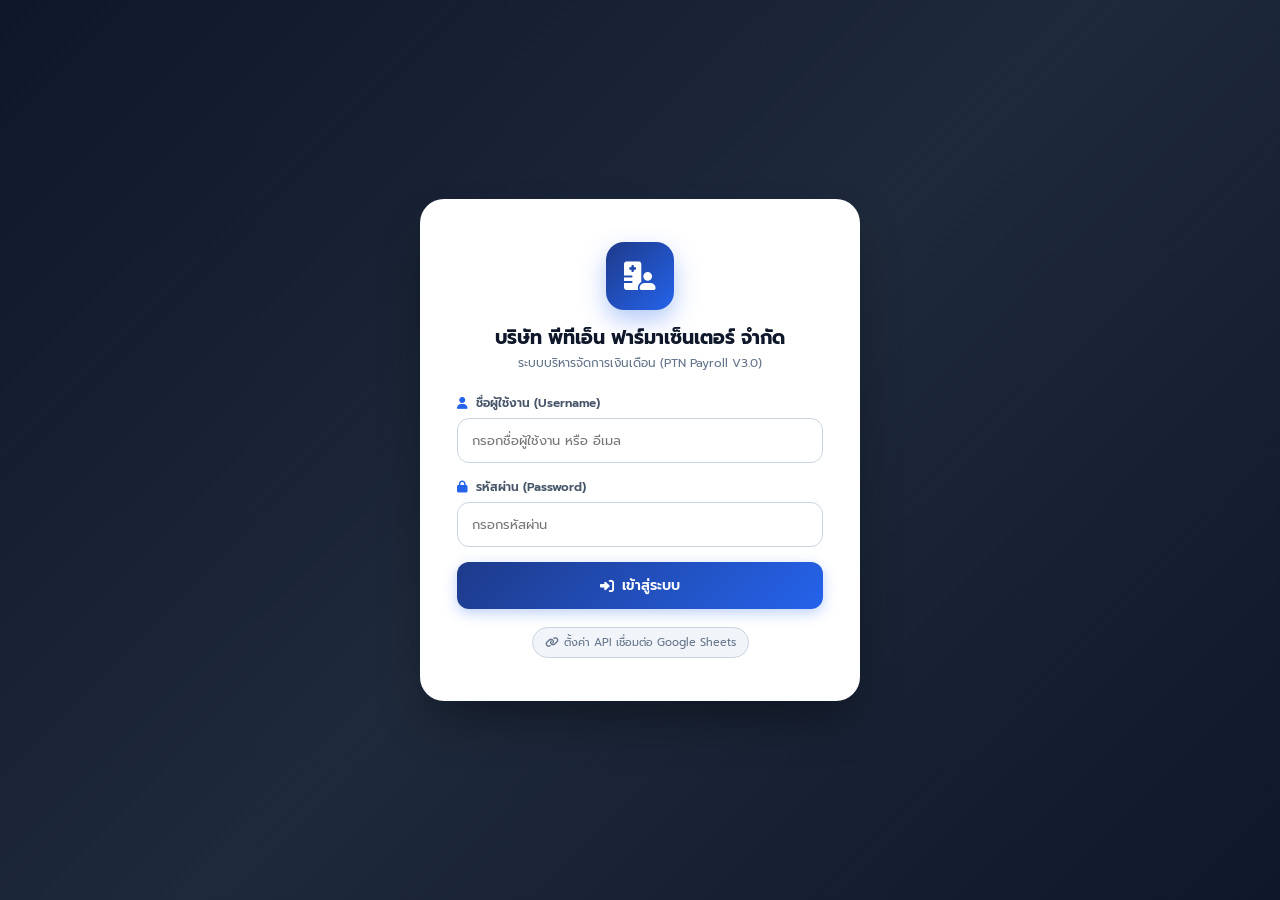
<file: index.html>
<!DOCTYPE html>
<html lang="th">
<head>
  <meta charset="UTF-8">
  <meta name="viewport" content="width=device-width, initial-scale=1.0, maximum-scale=1.0, user-scalable=no">
  <title>ระบบบริหารจัดการเงินเดือน - บริษัท พีทีเอ็น ฟาร์มาเซ็นเตอร์ จำกัด</title>

  <!-- Google Fonts: Prompt -->
  <link rel="preconnect" href="https://fonts.googleapis.com">
  <link rel="preconnect" href="https://fonts.gstatic.com" crossorigin>
  <link href="https://fonts.googleapis.com/css2?family=Prompt:ital,wght@0,300;0,400;0,500;0,600;0,700;1,400&display=swap" rel="stylesheet">

  <!-- FontAwesome 6 Icons -->
  <link rel="stylesheet" href="https://cdnjs.cloudflare.com/ajax/libs/font-awesome/6.4.0/css/all.min.css">

  <!-- Main Stylesheet -->
  <link rel="stylesheet" href="css/style.css">
</head>
<body>

  <!-- ==================== 1. LOGIN SCREEN ==================== -->
  <div id="loginSection">
    <div class="login-card">
      <div class="login-logo-box"><i class="fa-solid fa-hospital-user"></i></div>
      <h1 class="login-title">บริษัท พีทีเอ็น ฟาร์มาเซ็นเตอร์ จำกัด</h1>
      <p class="login-sub">ระบบบริหารจัดการเงินเดือน (PTN Payroll V3.0)</p>

      <div id="loginMessage" class="login-msg"></div>

      <div class="form-group">
        <label><i class="fa-solid fa-user"></i> ชื่อผู้ใช้งาน (Username)</label>
        <input type="text" id="loginUsername" placeholder="กรอกชื่อผู้ใช้งาน หรือ อีเมล" autocomplete="username">
      </div>

      <div class="form-group">
        <label><i class="fa-solid fa-lock"></i> รหัสผ่าน (Password)</label>
        <input type="password" id="loginPassword" placeholder="กรอกรหัสผ่าน" autocomplete="current-password">
      </div>

      <button type="button" class="btn-login" id="btnLoginBtn">
        <i class="fa-solid fa-right-to-bracket"></i> เข้าสู่ระบบ
      </button>

      <div>
        <button type="button" class="api-badge-btn" onclick="openApiConfigModal()">
          <i class="fa-solid fa-link"></i> ตั้งค่า API เชื่อมต่อ Google Sheets
        </button>
      </div>
    </div>
  </div>

  <!-- ==================== 2. MAIN APPLICATION ==================== -->
  <div id="appSection">

    <!-- HEADER -->
    <header class="app-header">
      <div class="header-inner">
        <div class="brand">
          <div class="brand-icon"><i class="fa-solid fa-hospital-user"></i></div>
          <div class="brand-text">
            <h1 id="topNavCompanyName">บริษัท พีทีเอ็น ฟาร์มาเซ็นเตอร์ จำกัด</h1>
            <span>ระบบบริหารจัดการเงินเดือน (PTN Payroll V3.0)</span>
          </div>
        </div>
        <div class="header-actions">
          <span class="user-tag" id="navUserInfo"><i class="fa-solid fa-user-shield"></i> ผู้ดูแลระบบ (Admin)</span>
          <button type="button" class="btn-sm btn-slate" onclick="openApiConfigModal()">
            <i class="fa-solid fa-link"></i> ตั้งค่า API
          </button>
          <button type="button" class="btn-sm btn-yellow" onclick="initSheets()">
            <i class="fa-solid fa-gear"></i> ตั้งค่า Sheet
          </button>
          <button type="button" class="btn-sm btn-red" onclick="logout()">
            <i class="fa-solid fa-right-from-bracket"></i> ออกจากระบบ
          </button>
        </div>
      </div>
    </header>

    <!-- NAVIGATION TABS -->
    <div class="nav-tabs-wrap">
      <div class="nav-tabs">
        <button type="button" class="tab-btn active" onclick="switchTab('dashboard')" id="tabBtn-dashboard">
          <i class="fa-solid fa-chart-pie"></i> ภาพรวม (Dashboard)
        </button>
        <button type="button" class="tab-btn" onclick="switchTab('payroll')" id="tabBtn-payroll">
          <i class="fa-solid fa-calculator"></i> คำนวณเงินเดือน &amp; สลิป
        </button>
        <button type="button" class="tab-btn" onclick="switchTab('employees')" id="tabBtn-employees">
          <i class="fa-solid fa-users"></i> ทะเบียนพนักงาน
        </button>
        <button type="button" class="tab-btn" onclick="switchTab('input')" id="tabBtn-input">
          <i class="fa-solid fa-calendar-days"></i> บันทึกข้อมูลประจำงวด
        </button>
        <button type="button" class="tab-btn" onclick="switchTab('company')" id="tabBtn-company">
          <i class="fa-solid fa-building"></i> ข้อมูลบริษัท
        </button>
        <button type="button" class="tab-btn" onclick="switchTab('users')" id="tabBtn-users">
          <i class="fa-solid fa-user-gear"></i> ผู้ใช้งาน
        </button>
        <button type="button" class="tab-btn" onclick="switchTab('downloads')" id="tabBtn-downloads">
          <i class="fa-solid fa-download"></i> ดาวน์โหลด
        </button>
      </div>
    </div>

    <!-- MAIN CONTENT -->
    <main class="app-main">

      <!-- PERIOD SELECTOR BAR & CLOSE PERIOD CONTROLS -->
      <div class="period-bar">
        <div class="period-title">
          <i class="fa-solid fa-calendar-check" style="color:#2563eb;font-size:16px"></i>
          <span>งวดประจำเดือน:</span>
          <span class="period-badge open" id="currentPeriodDisplayLabel">-</span>
          <span id="periodLockStatusBadge"></span>
        </div>
        <div class="period-controls">
          <label style="font-size:11px;font-weight:600;color:#64748b">เลือกงวด:</label>
          <select id="selPeriodMonth" class="period-select" onchange="onPeriodDropdownChanged()">
            <option value="มกราคม">มกราคม</option>
            <option value="กุมภาพันธ์">กุมภาพันธ์</option>
            <option value="มีนาคม">มีนาคม</option>
            <option value="เมษายน">เมษายน</option>
            <option value="พฤษภาคม">พฤษภาคม</option>
            <option value="มิถุนายน">มิถุนายน</option>
            <option value="กรกฎาคม">กรกฎาคม</option>
            <option value="สิงหาคม">สิงหาคม</option>
            <option value="กันยายน">กันยายน</option>
            <option value="ตุลาคม">ตุลาคม</option>
            <option value="พฤศจิกายน">พฤศจิกายน</option>
            <option value="ธันวาคม">ธันวาคม</option>
          </select>
          <select id="selPeriodYear" class="period-select" onchange="onPeriodDropdownChanged()">
            <option value="2567">2567</option>
            <option value="2568">2568</option>
            <option value="2569" selected>2569</option>
            <option value="2570">2570</option>
            <option value="2571">2571</option>
          </select>
          <button type="button" class="btn-sm btn-primary" onclick="loadAllData()">
            <i class="fa-solid fa-rotate-right"></i> ดึงข้อมูล
          </button>
          <span id="periodCloseBtnContainer">
            <button type="button" class="btn-sm btn-red" onclick="handleClosePeriod()">
              <i class="fa-solid fa-lock"></i> ปิดงวดนี้
            </button>
          </span>
        </div>
      </div>

      <!-- 1. DASHBOARD -->
      <div class="tab-section show" id="tab-dashboard">
        <div class="card">
          <div class="card-header">
            <div>
              <div class="card-title" id="dashHeaderTitle">แดชบอร์ดสรุปยอดเงินเดือน</div>
              <div class="card-sub" id="dashHeaderSub">สรุปภาพรวมยอดจ่าย OT ยอดหัก และสุทธิประจำงวด</div>
            </div>
            <div class="toolbar">
              <button type="button" class="btn btn-slate" onclick="loadAllData()">
                <i class="fa-solid fa-rotate-right"></i> รีเฟรช
              </button>
              <button type="button" class="btn btn-success" onclick="runPayrollProcess()" id="btnDashProcess">
                <i class="fa-solid fa-bolt"></i> ประมวลผลคำนวณเงินเดือน
              </button>
            </div>
          </div>
        </div>

        <div class="stat-grid">
          <div class="stat-card">
            <div>
              <div class="label">พนักงานทั้งหมด</div>
              <div class="value" id="statTotalEmployees">0</div>
              <div class="sub">คน ในงวดนี้</div>
            </div>
            <div class="stat-icon" style="background:#eff6ff;color:#2563eb"><i class="fa-solid fa-users"></i></div>
          </div>
          <div class="stat-card">
            <div>
              <div class="label">เงินได้รวม (Gross)</div>
              <div class="value text-blue" id="statGrossPay">฿0.00</div>
              <div class="sub">เงินเดือน+OT+เบี้ยเลี้ยง</div>
            </div>
            <div class="stat-icon" style="background:#eff6ff;color:#2563eb"><i class="fa-solid fa-hand-holding-dollar"></i></div>
          </div>
          <div class="stat-card">
            <div>
              <div class="label">ยอดหักรวม</div>
              <div class="value text-red" id="statTotalDeductions">฿0.00</div>
              <div class="sub">SSO+PF+ภาษี+หักเบิก</div>
            </div>
            <div class="stat-icon" style="background:#fff1f2;color:#dc2626"><i class="fa-solid fa-file-invoice-dollar"></i></div>
          </div>
          <div class="stat-card">
            <div>
              <div class="label">ยอดจ่ายสุทธิ (Net)</div>
              <div class="value text-green" id="statNetPay">฿0.00</div>
              <div class="sub">ยอดโอนสุทธิ</div>
            </div>
            <div class="stat-icon" style="background:#f0fdf4;color:#059669"><i class="fa-solid fa-money-bill-wave"></i></div>
          </div>
        </div>

        <div class="card">
          <div class="card-header">
            <div class="card-title">สรุปผลเงินเดือนประจำงวด</div>
            <button type="button" class="btn btn-slate" onclick="switchTab('payroll')">
              ดูตารางเต็ม &amp; พิมพ์สลิป <i class="fa-solid fa-arrow-right"></i>
            </button>
          </div>
          <div class="table-wrap">
            <table>
              <thead>
                <tr>
                  <th>งวด</th>
                  <th>รหัส</th>
                  <th>ชื่อ-นามสกุล</th>
                  <th class="right">เงินเดือนฐาน</th>
                  <th class="right bg-blue">เงินได้รวม</th>
                  <th class="right bg-red">ยอดหัก</th>
                  <th class="right bg-green">สุทธิ (Net)</th>
                  <th class="center">สลิป</th>
                </tr>
              </thead>
              <tbody id="dashboardMiniTableBody"></tbody>
            </table>
          </div>
        </div>
      </div>

      <!-- 2. PAYROLL -->
      <div class="tab-section" id="tab-payroll">
        <div class="card">
          <div class="card-header">
            <div>
              <div class="card-title">ตารางคำนวณเงินเดือน &amp; พิมพ์สลิป</div>
              <div class="card-sub" id="payrollSubTitle">ผลการคำนวณ OT เบี้ยเลี้ยง กองทุน PF ประกันสังคม ภาษี หักเงินเบิก</div>
            </div>
            <div class="toolbar">
              <input type="text" class="search-input" id="searchPayrollInput" placeholder="🔍 ค้นหาชื่อ/รหัส..." oninput="filterPayrollTable()">
              <button type="button" class="btn btn-slate" onclick="exportTableToCSV('payroll')">
                <i class="fa-solid fa-file-csv"></i> Export CSV
              </button>
              <button type="button" class="btn btn-success" onclick="runPayrollProcess()" id="btnPayrollProcess">
                <i class="fa-solid fa-bolt"></i> คำนวณงวดนี้ใหม่
              </button>
            </div>
          </div>
          <div class="table-wrap">
            <table>
              <thead>
                <tr>
                  <th>งวด</th>
                  <th>รหัส</th>
                  <th>ชื่อ-นามสกุล</th>
                  <th class="right">เงินเดือนฐาน</th>
                  <th class="right">OT Pay</th>
                  <th class="right">หักขาด/ลา</th>
                  <th class="right bg-blue">Gross</th>
                  <th class="right">ประกันสังคม</th>
                  <th class="right">กองทุน PF</th>
                  <th class="right">ภาษี</th>
                  <th class="right bg-red">หักเงินเบิก</th>
                  <th class="right bg-red">หักรวม</th>
                  <th class="right bg-green">สุทธิ (Net)</th>
                  <th class="center">สลิป</th>
                </tr>
              </thead>
              <tbody id="payrollTableBody"></tbody>
            </table>
          </div>
        </div>
      </div>

      <!-- 3. EMPLOYEES -->
      <div class="tab-section" id="tab-employees">
        <div class="card">
          <div class="card-header">
            <div>
              <div class="card-title">ทะเบียนประวัติพนักงาน (Employee Master)</div>
              <div class="card-sub">ข้อมูลพนักงาน เลขบัตรประชาชน เบอร์โทร ที่อยู่ ธนาคาร เงินเดือนฐาน ค่าเริ่มต้นประกันสังคม/ภาษี</div>
            </div>
            <div class="toolbar">
              <input type="text" class="search-input" id="searchEmpInput" placeholder="🔍 ค้นหาพนักงาน..." oninput="filterEmpTable()">
              <button type="button" class="btn btn-slate" onclick="exportTableToCSV('employees')">
                <i class="fa-solid fa-file-csv"></i> Export CSV
              </button>
              <button type="button" class="btn btn-primary" onclick="openEmployeeModal()">
                <i class="fa-solid fa-user-plus"></i> เพิ่มพนักงาน
              </button>
            </div>
          </div>
          <div class="table-wrap">
            <table>
              <thead>
                <tr>
                  <th>รหัส</th>
                  <th>ชื่อ-นามสกุล</th>
                  <th>บัตรประชาชน</th>
                  <th>เบอร์โทร</th>
                  <th>ที่อยู่</th>
                  <th>แผนก / ตำแหน่ง</th>
                  <th class="right">เงินเดือนฐาน</th>
                  <th>ธนาคาร / เลขบัญชี</th>
                  <th class="right">PF %</th>
                  <th class="right text-red">SSO (Default)</th>
                  <th class="right text-red">ภาษี (Default)</th>
                  <th class="center">จัดการ</th>
                </tr>
              </thead>
              <tbody id="employeesTableBody"></tbody>
            </table>
          </div>
        </div>
      </div>

      <!-- 4. MONTHLY INPUT -->
      <div class="tab-section" id="tab-input">
        <div class="card">
          <div class="card-header">
            <div>
              <div class="card-title" id="inputTabTitle">บันทึกข้อมูลประจำงวด (Monthly Input)</div>
              <div class="card-sub" id="inputTabSub">ดึงค่าตั้งต้น รหัส ชื่อ-นามสกุล เงินเดือนฐาน กองทุน PF ประกันสังคม และภาษี อัตโนมัติ</div>
            </div>
            <div class="toolbar">
              <input type="text" class="search-input" id="searchInputRecord" placeholder="🔍 ค้นหาในงวดนี้..." oninput="filterInputTable()">
              <button type="button" class="btn btn-yellow" onclick="batchPopulateEmployees()" id="btnBatchPopulate">
                <i class="fa-solid fa-users-gear"></i> ดึงพนักงานทุกคนเข้างวดนี้
              </button>
              <button type="button" class="btn btn-slate" onclick="exportTableToCSV('input')">
                <i class="fa-solid fa-file-csv"></i> Export CSV
              </button>
              <button type="button" class="btn btn-primary" onclick="openInputModal()" id="btnAddInputRecord">
                <i class="fa-solid fa-plus"></i> บันทึกข้อมูลรายคน
              </button>
            </div>
          </div>
          <div class="table-wrap">
            <table>
              <thead>
                <tr>
                  <th>งวด</th>
                  <th>#</th>
                  <th>รหัส</th>
                  <th>ชื่อ-นามสกุล</th>
                  <th class="right" style="color:#1e3a8a">เงินเดือนฐาน</th>
                  <th class="right">PF %</th>
                  <th class="right text-blue" style="font-weight:700">กองทุน PF (บาท)</th>
                  <th class="right">วันลา</th>
                  <th class="right text-blue">OT ชม.</th>
                  <th class="right">อัตรา OT</th>
                  <th class="right">เบี้ยเลี้ยง</th>
                  <th class="right">โบนัส</th>
                  <th class="right text-red bg-red">หักเงินเบิก</th>
                  <th class="right">SSO</th>
                  <th class="right">ภาษี</th>
                  <th class="center">จัดการ</th>
                </tr>
              </thead>
              <tbody id="inputTableBody"></tbody>
            </table>
          </div>
        </div>
      </div>

      <!-- 5. COMPANY -->
      <div class="tab-section" id="tab-company">
        <div class="card" style="max-width:680px">
          <div class="card-title">ตั้งค่าข้อมูลบริษัท (Company Profile)</div>
          <div class="card-sub" style="margin-bottom:20px">ข้อมูลนี้จะแสดงบนหัวเอกสารและสลิปเงินเดือนของพนักงาน</div>
          <div class="field">
            <label>ชื่อบริษัท *</label>
            <input type="text" id="cfgCompanyName" value="บริษัท พีทีเอ็น ฟาร์มาเซ็นเตอร์ จำกัด">
          </div>
          <div class="field">
            <label>ที่อยู่บริษัท</label>
            <textarea id="cfgCompanyAddress" rows="2" placeholder="เลขที่ ถนน แขวง/ตำบล เขต/อำเภอ จังหวัด รหัสไปรษณีย์"></textarea>
          </div>
          <div class="form-row">
            <div class="field">
              <label>เบอร์โทรศัพท์</label>
              <input type="text" id="cfgCompanyPhone" placeholder="เช่น 02-123-4567">
            </div>
            <div class="field">
              <label>เลขประจำตัวผู้เสียภาษี</label>
              <input type="text" id="cfgCompanyTaxId" placeholder="เช่น 0105559876543">
            </div>
          </div>
          <button type="button" class="btn btn-primary" onclick="saveCompanyProfileForm()">
            <i class="fa-solid fa-floppy-disk"></i> บันทึกข้อมูลบริษัท
          </button>
        </div>
      </div>

      <!-- 6. USERS -->
      <div class="tab-section" id="tab-users">
        <div class="card">
          <div class="card-header">
            <div>
              <div class="card-title">จัดการผู้ใช้งานระบบ (Users)</div>
              <div class="card-sub">เพิ่ม ลบ แก้ไขสิทธิ์ผู้ใช้งาน</div>
            </div>
            <button type="button" class="btn btn-primary" onclick="openUserModal()">
              <i class="fa-solid fa-user-plus"></i> เพิ่มผู้ใช้งาน
            </button>
          </div>
          <div class="table-wrap">
            <table>
              <thead>
                <tr>
                  <th>ชื่อผู้ใช้งาน</th>
                  <th>รหัสผ่าน</th>
                  <th>ระดับสิทธิ์</th>
                  <th class="center">จัดการ</th>
                </tr>
              </thead>
              <tbody id="usersTableBody"></tbody>
            </table>
          </div>
        </div>
      </div>

      <!-- 7. DOWNLOADS -->
      <div class="tab-section" id="tab-downloads">
        <div class="card">
          <div class="card-title">ดาวน์โหลดและส่งออกข้อมูล</div>
          <div class="card-sub" style="margin-bottom:16px">ดาวน์โหลด Google Sheet เป็น Excel หรือ CSV รายตาราง</div>
          <div class="dl-grid">
            <div class="dl-card">
              <div class="dl-icon-box" style="background:#ecfdf5;color:#059669">
                <i class="fa-solid fa-file-excel"></i>
              </div>
              <h3>ดาวน์โหลด Excel (.xlsx)</h3>
              <p>ดาวน์โหลดข้อมูลทุกชีตเป็นไฟล์ Microsoft Excel</p>
              <div style="margin-top:16px">
                <button type="button" class="btn btn-success" style="width:100%" onclick="downloadEntireExcel()">
                  <i class="fa-solid fa-download"></i> ดาวน์โหลด Excel
                </button>
              </div>
            </div>
            <div class="dl-card">
              <div class="dl-icon-box" style="background:#eff6ff;color:#2563eb">
                <i class="fa-solid fa-file-csv"></i>
              </div>
              <h3>ส่งออก CSV รายตาราง</h3>
              <p>เลือกตารางที่ต้องการส่งออกเป็นไฟล์ CSV</p>
              <div style="margin-top:12px;display:grid;grid-template-columns:1fr 1fr;gap:8px">
                <button type="button" class="btn btn-slate" onclick="exportTableToCSV('payroll')">
                  <i class="fa-solid fa-file-csv"></i> Payroll CSV
                </button>
                <button type="button" class="btn btn-slate" onclick="exportTableToCSV('employees')">
                  <i class="fa-solid fa-file-csv"></i> Employee CSV
                </button>
                <button type="button" class="btn btn-slate" onclick="exportTableToCSV('input')">
                  <i class="fa-solid fa-file-csv"></i> Input CSV
                </button>
                <button type="button" class="btn btn-slate" onclick="exportTableToCSV('users')">
                  <i class="fa-solid fa-file-csv"></i> Users CSV
                </button>
              </div>
            </div>
          </div>
        </div>
      </div>

    </main>

    <!-- FOOTER -->
    <footer class="app-footer">
      <span id="footerCompanyName">บริษัท พีทีเอ็น ฟาร์มาเซ็นเตอร์ จำกัด</span> &copy; 2026 &mdash; ระบบบริหารจัดการเงินเดือน (PTN Payroll V3.0)
    </footer>

  </div>

  <!-- ==================== MODALS ==================== -->

  <!-- API CONFIG MODAL -->
  <div class="modal-backdrop" id="apiConfigModal">
    <div class="modal-box" style="max-width:520px">
      <div class="modal-header">
        <h3><i class="fa-solid fa-link"></i> ตั้งค่าการเชื่อมต่อ API Google Sheets</h3>
        <button type="button" class="modal-close" onclick="closeModal('apiConfigModal')"><i class="fa-solid fa-xmark"></i></button>
      </div>
      <div class="modal-body">
        <p style="font-size:12px;color:#64748b;margin-bottom:14px;line-height:1.5">
          นำ <strong>Web App URL</strong> ที่ได้จาก Google Apps Script (ตอนกด Deploy &gt; เลือก Who has access เป็น <strong>Anyone</strong>) มาวางที่ช่องด้านล่างนี้
        </p>
        <div class="field">
          <label>Google Apps Script Web App URL</label>
          <input type="url" id="cfgApiUrlInput" placeholder="https://script.google.com/macros/s/AKfycb.../exec">
        </div>
        <div style="margin-bottom:12px">
          <button type="button" class="btn-sm btn-slate" style="width:100%;padding:8px" onclick="testApiConnection()">
            <i class="fa-solid fa-vial-circle-check"></i> กดเพื่อทดสอบการเชื่อมต่อ API ทันที
          </button>
        </div>
        <div id="apiTestResultMsg"></div>
      </div>
      <div class="modal-footer">
        <button type="button" class="btn btn-slate" onclick="closeModal('apiConfigModal')">ยกเลิก</button>
        <button type="button" class="btn btn-primary" onclick="saveApiConfig()">
          <i class="fa-solid fa-floppy-disk"></i> บันทึก URL
        </button>
      </div>
    </div>
  </div>

  <!-- PAYSLIP MODAL -->
  <div class="modal-backdrop" id="payslipModal">
    <div class="modal-box wide">
      <div class="modal-header">
        <h3><i class="fa-solid fa-file-invoice"></i> ตัวอย่างสลิปเงินเดือน</h3>
        <div class="toolbar">
          <button type="button" class="btn btn-primary" onclick="printCurrentPayslip()">
            <i class="fa-solid fa-print"></i> พิมพ์สลิป / PDF
          </button>
          <button type="button" class="modal-close" onclick="closeModal('payslipModal')">
            <i class="fa-solid fa-xmark"></i>
          </button>
        </div>
      </div>
      <div class="modal-body" id="payslipContentArea">
        <div class="payslip-container">
          <div class="payslip-header">
            <h2 id="psSlipCompanyName">บริษัท พีทีเอ็น ฟาร์มาเซ็นเตอร์ จำกัด</h2>
            <p id="psSlipCompanyDetails"></p>
            <div class="payslip-badge">ใบแจ้งยอดเงินเดือน (PAY SLIP)</div>
            <p>งวดประจำเดือน: <strong id="psPeriodText">-</strong></p>
          </div>
          <div class="payslip-info-grid">
            <div><div class="ilabel">รหัสพนักงาน:</div><strong id="psEmpId">-</strong></div>
            <div><div class="ilabel">ชื่อ-นามสกุล:</div><strong id="psFullName">-</strong></div>
            <div><div class="ilabel">แผนก / ตำแหน่ง:</div><strong id="psDeptPos">-</strong></div>
            <div><div class="ilabel">ธนาคาร / บัญชี:</div><strong id="psBank">-</strong></div>
          </div>
          <div class="payslip-grid">
            <div class="payslip-section">
              <div class="payslip-section-header" style="background:#eff6ff;color:#1d4ed8">
                <span>รายการได้ (Earnings)</span><span>จำนวนเงิน (บาท)</span>
              </div>
              <div class="payslip-section-body">
                <div class="payslip-row"><span>เงินเดือนฐาน</span><span id="psBaseSalary" style="font-family:monospace;font-weight:600">0.00</span></div>
                <div class="payslip-row"><span id="psOtLabel">ค่าล่วงเวลา (OT)</span><span id="psOtPay" style="font-family:monospace;font-weight:600;color:#1d4ed8">0.00</span></div>
                <div class="payslip-row"><span>เบี้ยเลี้ยง</span><span id="psAllowance" style="font-family:monospace;font-weight:600">0.00</span></div>
                <div class="payslip-row"><span>โบนัส / อื่นๆ</span><span id="psBonus" style="font-family:monospace;font-weight:600">0.00</span></div>
              </div>
              <div class="payslip-section-footer" style="background:#eff6ff;color:#1d4ed8">
                <span>รวมเงินได้</span><span id="psGrossPay" style="font-family:monospace;font-size:14px">0.00</span>
              </div>
            </div>
            <div class="payslip-section">
              <div class="payslip-section-header" style="background:#fff1f2;color:#be123c">
                <span>รายการหัก (Deductions)</span><span>จำนวนเงิน (บาท)</span>
              </div>
              <div class="payslip-section-body">
                <div class="payslip-row"><span>หักขาด/ลา</span><span id="psLeaveDed" style="font-family:monospace;font-weight:600;color:#dc2626">0.00</span></div>
                <div class="payslip-row"><span>ประกันสังคม</span><span id="psSso" style="font-family:monospace;font-weight:600;color:#dc2626">0.00</span></div>
                <div class="payslip-row"><span id="psPfLabel">กองทุนสำรองเลี้ยงชีพ (PF)</span><span id="psPf" style="font-family:monospace;font-weight:600;color:#dc2626">0.00</span></div>
                <div class="payslip-row"><span>ภาษีหัก ณ ที่จ่าย</span><span id="psTax" style="font-family:monospace;font-weight:600;color:#dc2626">0.00</span></div>
                <div class="payslip-row" style="font-weight:700;color:#be123c"><span>หักเงินเบิก</span><span id="psAdvanceDed" style="font-family:monospace">0.00</span></div>
                <div class="payslip-row"><span>หักอื่นๆ</span><span id="psOtherDed" style="font-family:monospace;font-weight:600;color:#dc2626">0.00</span></div>
              </div>
              <div class="payslip-section-footer" style="background:#fff1f2;color:#be123c">
                <span>รวมรายการหัก</span><span id="psTotalDed" style="font-family:monospace;font-size:14px">0.00</span>
              </div>
            </div>
          </div>
          <div class="payslip-net">
            <div>
              <div style="font-size:11px;font-weight:700;color:#065f46;text-transform:uppercase;letter-spacing:0.05em">เงินเดือนสุทธิ (NET PAY)</div>
              <div id="psThaiBahtText" style="font-size:11px;color:#047857;margin-top:2px">-</div>
            </div>
            <div id="psNetPay" style="font-size:24px;font-weight:700;font-family:monospace;color:#059669">฿0.00</div>
          </div>
          <div class="sig-row">
            <div>
              <div style="height:36px"></div>
              <div style="border-top:1px solid #94a3b8;padding-top:6px">ลงชื่อผู้มีอำนาจจ่ายเงิน</div>
              <div style="font-size:10px;color:#94a3b8">( ................................................... )</div>
            </div>
            <div>
              <div style="height:36px"></div>
              <div style="border-top:1px solid #94a3b8;padding-top:6px">ลงชื่อพนักงานผู้รับเงิน</div>
              <div style="font-size:10px;color:#94a3b8">( ................................................... )</div>
            </div>
          </div>
        </div>
      </div>
    </div>
  </div>

  <!-- EMPLOYEE MODAL -->
  <div class="modal-backdrop" id="empModal">
    <div class="modal-box wide">
      <div class="modal-header">
        <h3 id="empModalTitle"><i class="fa-solid fa-user-plus"></i> เพิ่มข้อมูลพนักงาน</h3>
        <button type="button" class="modal-close" onclick="closeModal('empModal')"><i class="fa-solid fa-xmark"></i></button>
      </div>
      <div class="modal-body">
        <input type="hidden" id="empOriginalId">
        <div class="form-row">
          <div class="field"><label>รหัสพนักงาน *</label><input type="text" id="mEmpId" placeholder="เช่น EMP001"></div>
          <div class="field"><label>ชื่อ-นามสกุล *</label><input type="text" id="mFullName" placeholder="ชื่อ-นามสกุล"></div>
        </div>
        <div class="form-row">
          <div class="field"><label>เลขบัตรประชาชน (13 หลัก)</label><input type="text" id="mCitizenId" maxlength="13" placeholder="x-xxxx-xxxxx-xx-x"></div>
          <div class="field"><label>เบอร์โทรศัพท์</label><input type="text" id="mPhone" placeholder="08x-xxx-xxxx"></div>
        </div>
        <div class="field"><label>ที่อยู่</label><input type="text" id="mAddress" placeholder="ที่อยู่ตามทะเบียนบ้านหรือปัจจุบัน"></div>
        <div class="form-row">
          <div class="field"><label>แผนก</label><input type="text" id="mDepartment" placeholder="เช่น IT เภสัชกรรม ขาย"></div>
          <div class="field"><label>ตำแหน่ง</label><input type="text" id="mPosition" placeholder="เช่น เภสัชกร พนักงานขาย"></div>
        </div>
        <div class="form-row">
          <div class="field"><label>เงินเดือนฐาน (บาท) *</label><input type="number" id="mBaseSalary" placeholder="เช่น 35000"></div>
          <div class="field"><label>อัตรา PF (เช่น 0.05 = 5%)</label><input type="number" id="mPfRate" step="0.01" value="0.05"></div>
        </div>

        <div class="field-indigo">
          <div style="font-weight:700;color:#3730a3;font-size:12px;margin-bottom:8px">
            <i class="fa-solid fa-sliders"></i> ค่าเริ่มต้นสำหรับการคำนวณเงินเดือนรายงวด
          </div>
          <div class="form-row">
            <div class="field" style="margin-bottom:0">
              <label style="color:#4338ca">ประกันสังคม (ค่าเริ่มต้น)</label>
              <input type="number" id="mDefaultSso" value="750" placeholder="750">
            </div>
            <div class="field" style="margin-bottom:0">
              <label style="color:#4338ca">ภาษีหัก ณ ที่จ่าย (ค่าเริ่มต้น)</label>
              <input type="number" id="mDefaultTax" value="0" placeholder="0">
            </div>
          </div>
        </div>

        <div class="form-row">
          <div class="field">
            <label>ธนาคาร</label>
            <input list="bankList" id="mBankName" placeholder="เลือกหรือพิมพ์ชื่อธนาคาร">
            <datalist id="bankList">
              <option value="กสิกรไทย (KBANK)"><option value="ไทยพาณิชย์ (SCB)"><option value="กรุงเทพ (BBL)"><option value="กรุงไทย (KTB)"><option value="กรุงศรีอยุธยา (BAY)"><option value="ทหารไทยธนชาต (TTB)"><option value="ออมสิน (GSB)"><option value="ธ.ก.ส. (BAAC)">
            </datalist>
          </div>
          <div class="field"><label>เลขที่บัญชีธนาคาร</label><input type="text" id="mBankAccount" placeholder="xxx-x-xxxxx-x"></div>
        </div>
        <div class="field"><label>วันเริ่มงาน</label><input type="date" id="mJoinDate"></div>
      </div>
      <div class="modal-footer">
        <button type="button" class="btn btn-slate" onclick="closeModal('empModal')">ยกเลิก</button>
        <button type="button" class="btn btn-primary" onclick="saveEmployeeForm()">
          <i class="fa-solid fa-floppy-disk"></i> บันทึกข้อมูลพนักงาน
        </button>
      </div>
    </div>
  </div>

  <!-- INPUT MODAL -->
  <div class="modal-backdrop" id="inputModal">
    <div class="modal-box wide">
      <div class="modal-header">
        <h3 id="inputModalTitle"><i class="fa-solid fa-calendar-plus"></i> บันทึกข้อมูลประจำงวด</h3>
        <button type="button" class="modal-close" onclick="closeModal('inputModal')"><i class="fa-solid fa-xmark"></i></button>
      </div>
      <div class="modal-body">
        <input type="hidden" id="inputOriginalEmpId">
        <div class="field" style="background:#f8fafc;padding:10px 14px;border-radius:10px;border:1px solid #e2e8f0;margin-bottom:14px">
          <label style="color:#64748b">งวดประจำเดือน</label>
          <div id="miPeriodDisplay" style="font-weight:700;color:#1e3a8a;font-size:13px">-</div>
        </div>

        <div class="form-row">
          <div class="field"><label>รหัสพนักงาน *</label><select id="miEmpId" onchange="onInputEmpChanged()"></select></div>
          <div class="field"><label>ชื่อ-นามสกุล</label><input type="text" id="miEmpName" readonly style="background:#f1f5f9;font-weight:600"></div>
        </div>

        <!-- Base Salary & PF Rate & Computed PF Amount -->
        <div class="form-row three">
          <div class="field">
            <label style="color:#1d4ed8"><i class="fa-solid fa-wallet"></i> เงินเดือนฐาน (บาท) *</label>
            <input type="number" id="miBaseSalary" placeholder="เงินเดือนฐาน" oninput="onInputSalaryChanged()">
          </div>
          <div class="field">
            <label style="color:#1d4ed8"><i class="fa-solid fa-percent"></i> อัตรา PF (เช่น 0.05)</label>
            <input type="number" id="miPfRate" step="0.01" value="0.05" oninput="onInputSalaryChanged()">
          </div>
          <div class="field">
            <label style="color:#1d4ed8"><i class="fa-solid fa-piggy-bank"></i> กองทุน PF (บาท)</label>
            <input type="number" id="miPfAmount" placeholder="ยอดเงินสะสม" step="0.01" style="background:#eff6ff;font-weight:700;color:#1d4ed8">
          </div>
        </div>

        <div class="field-highlight">
          <div style="font-weight:700;color:#1d4ed8;margin-bottom:8px"><i class="fa-solid fa-clock"></i> ค่าล่วงเวลา (OT)</div>
          <div class="form-row">
            <div class="field" style="margin-bottom:0"><label>จำนวนชั่วโมง OT</label><input type="number" id="miOtHours" value="0" step="0.5"></div>
            <div class="field" style="margin-bottom:0"><label>อัตรา OT (บาท/ชม.)</label><input type="number" id="miOtRate" value="0" step="0.01"></div>
          </div>
        </div>

        <div class="form-row three">
          <div class="field"><label>วันลา (วัน)</label><input type="number" id="miLeaveDays" value="0" step="0.5"></div>
          <div class="field"><label>เบี้ยเลี้ยง (บาท)</label><input type="number" id="miAllowance" value="0" step="0.01"></div>
          <div class="field"><label>โบนัส (บาท)</label><input type="number" id="miBonus" value="0" step="0.01"></div>
        </div>

        <div class="field-red">
          <label>หักเงินเบิก (บาท)</label>
          <input type="number" id="miAdvanceDeduct" value="0" step="0.01">
        </div>
        <div class="field"><label>หักอื่นๆ (บาท)</label><input type="number" id="miOtherDed" value="0" step="0.01"></div>

        <div class="field-indigo">
          <div style="font-weight:700;color:#3730a3;font-size:11px;margin-bottom:6px">ประกันสังคม &amp; ภาษี (ดึงค่าเริ่มต้นจากทะเบียนพนักงาน)</div>
          <div class="form-row">
            <div class="field" style="margin-bottom:0"><label>ประกันสังคม (SSO)</label><input type="number" id="miSso" value="750" step="0.01"></div>
            <div class="field" style="margin-bottom:0"><label>ภาษีหัก ณ ที่จ่าย</label><input type="number" id="miTax" value="0" step="0.01"></div>
          </div>
        </div>
      </div>
      <div class="modal-footer">
        <button type="button" class="btn btn-slate" onclick="closeModal('inputModal')">ยกเลิก</button>
        <button type="button" class="btn btn-primary" onclick="saveInputForm()">
          <i class="fa-solid fa-floppy-disk"></i> บันทึกข้อมูลประจำงวด
        </button>
      </div>
    </div>
  </div>

  <!-- USER MODAL -->
  <div class="modal-backdrop" id="userModal">
    <div class="modal-box" style="max-width:400px">
      <div class="modal-header">
        <h3 id="userModalTitle"><i class="fa-solid fa-user-plus"></i> เพิ่มผู้ใช้งาน</h3>
        <button type="button" class="modal-close" onclick="closeModal('userModal')"><i class="fa-solid fa-xmark"></i></button>
      </div>
      <div class="modal-body">
        <input type="hidden" id="userOriginalUsername">
        <div class="field"><label>ชื่อผู้ใช้งาน *</label><input type="text" id="muUsername" placeholder="user@company.com"></div>
        <div class="field"><label>รหัสผ่าน *</label><input type="text" id="muPassword" placeholder="กำหนดรหัสผ่าน"></div>
        <div class="field">
          <label>ระดับสิทธิ์ *</label>
          <select id="muRole">
            <option>Admin / HR</option>
            <option>HR Staff</option>
            <option>User</option>
          </select>
        </div>
      </div>
      <div class="modal-footer">
        <button type="button" class="btn btn-slate" onclick="closeModal('userModal')">ยกเลิก</button>
        <button type="button" class="btn btn-primary" onclick="saveUserForm()">
          <i class="fa-solid fa-floppy-disk"></i> บันทึก
        </button>
      </div>
    </div>
  </div>

  <!-- Scripts -->
  <script src="js/config.js"></script>
  <script src="js/app.js"></script>
</body>
</html>
</file>
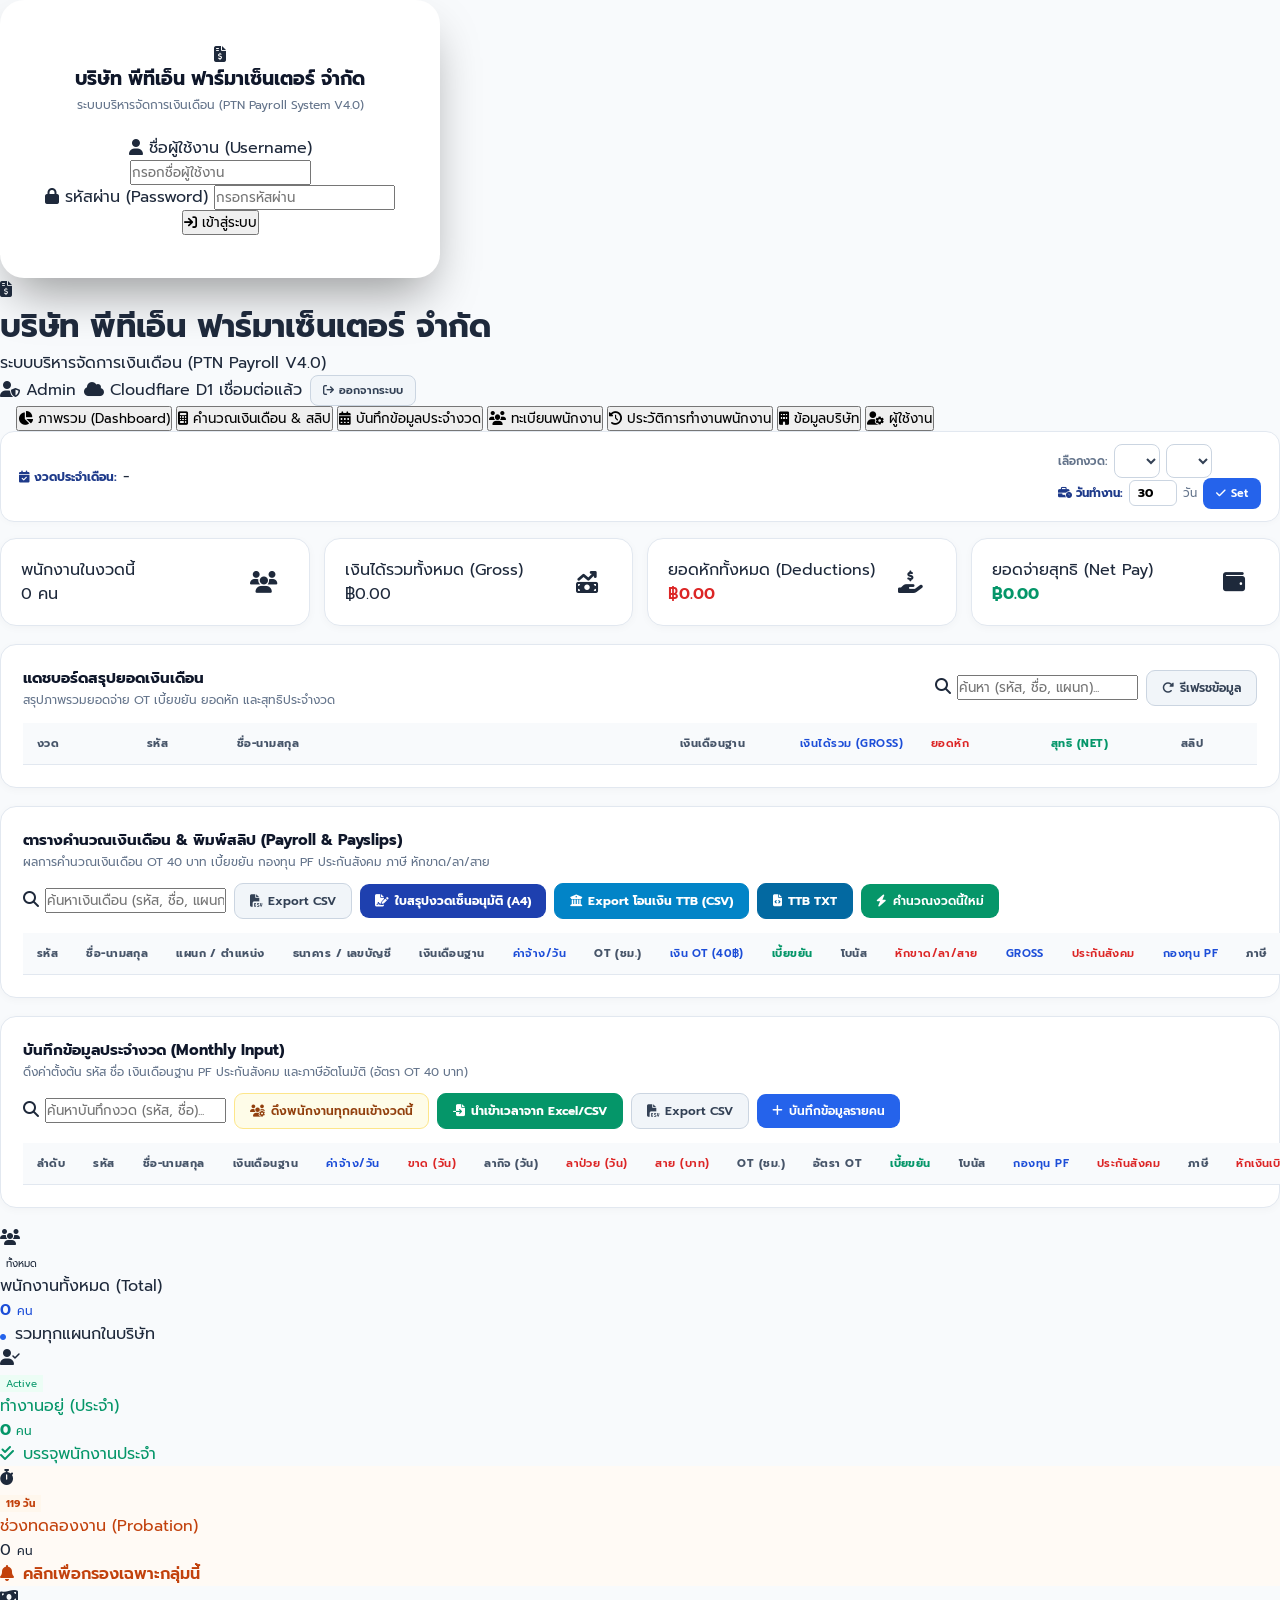
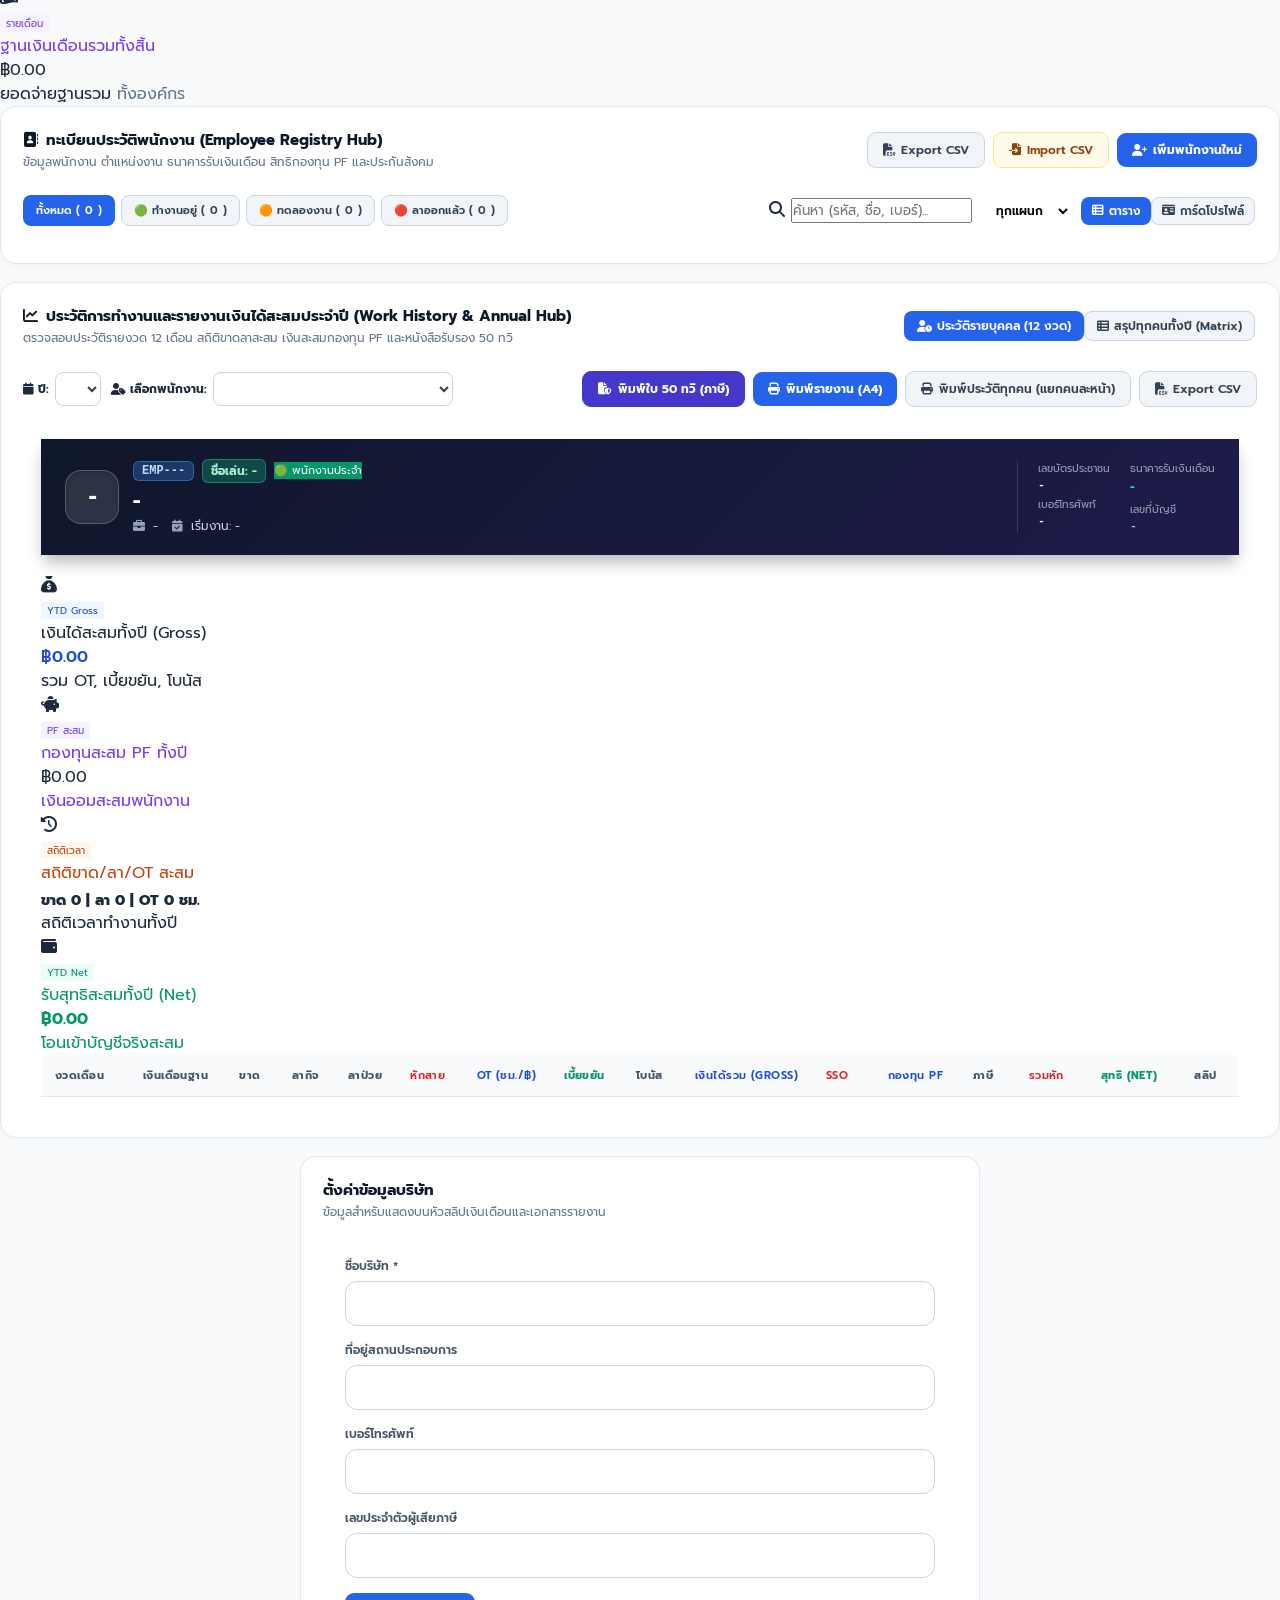
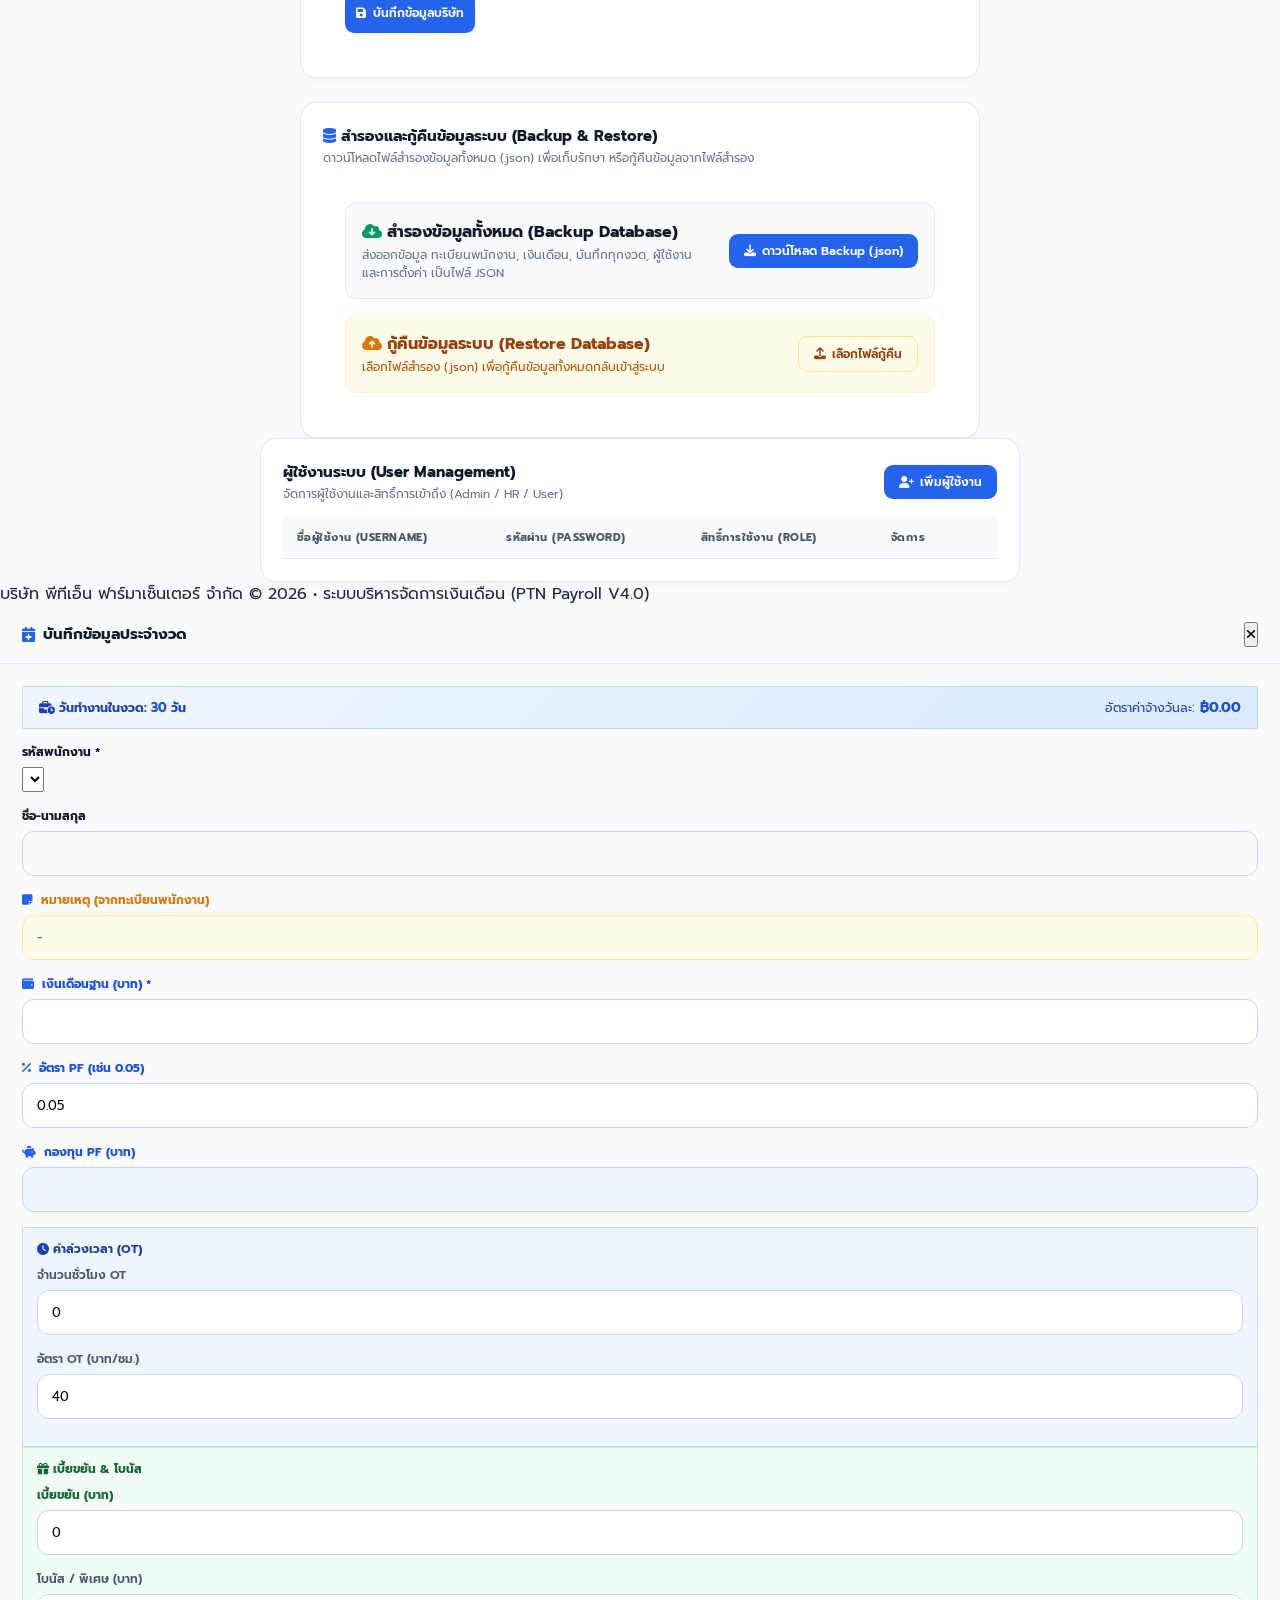
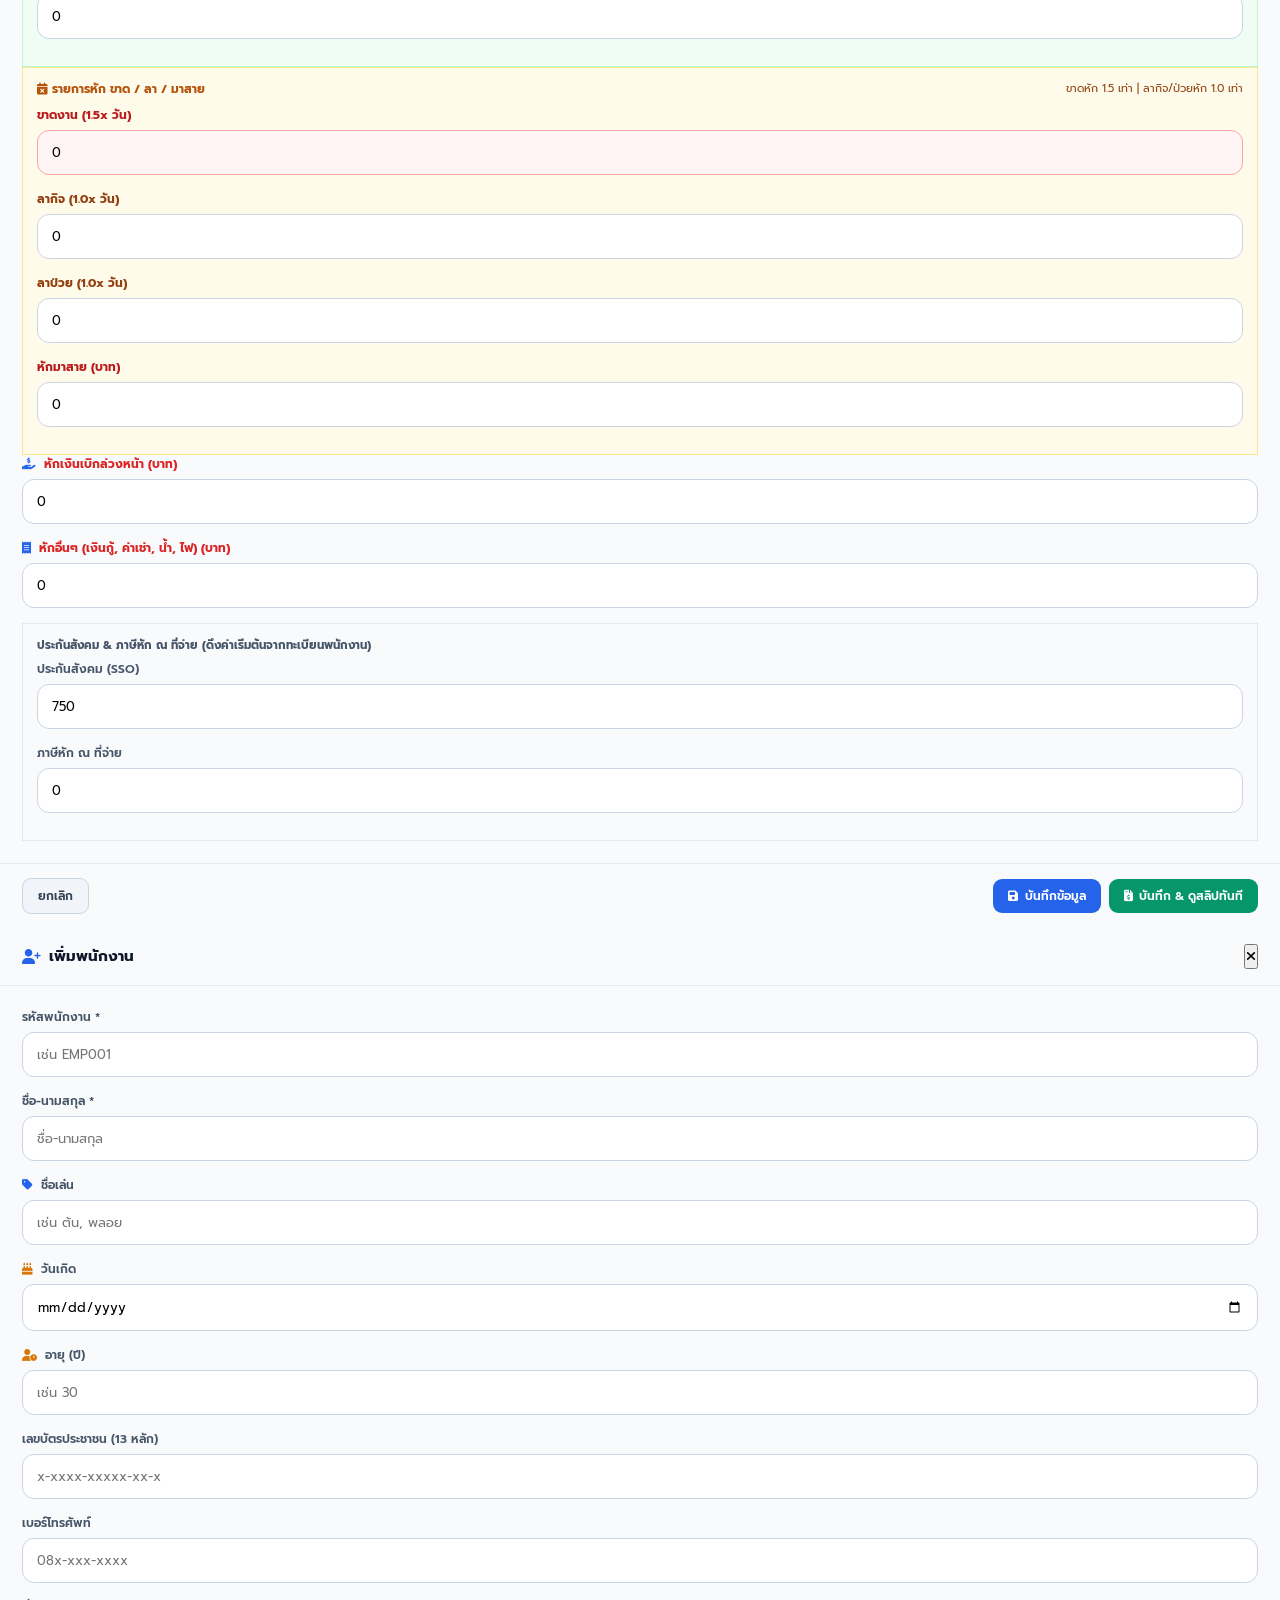
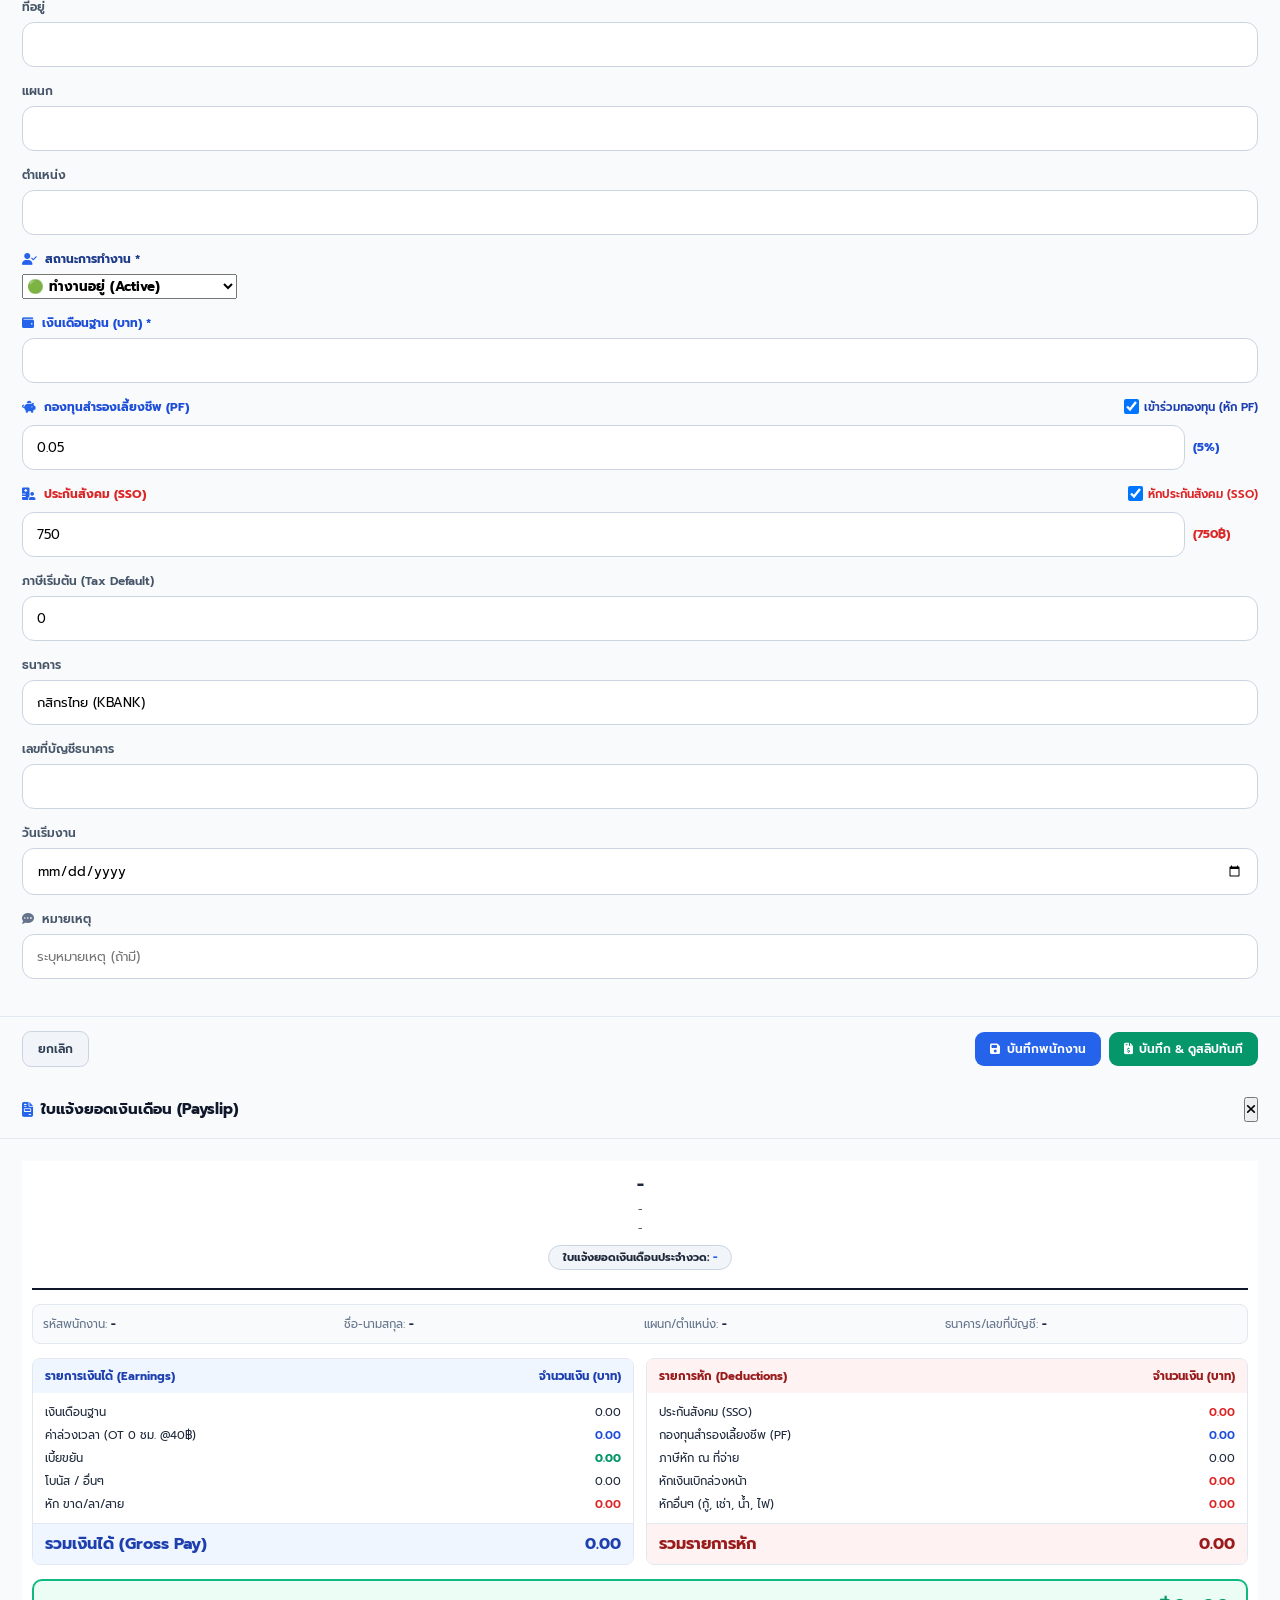
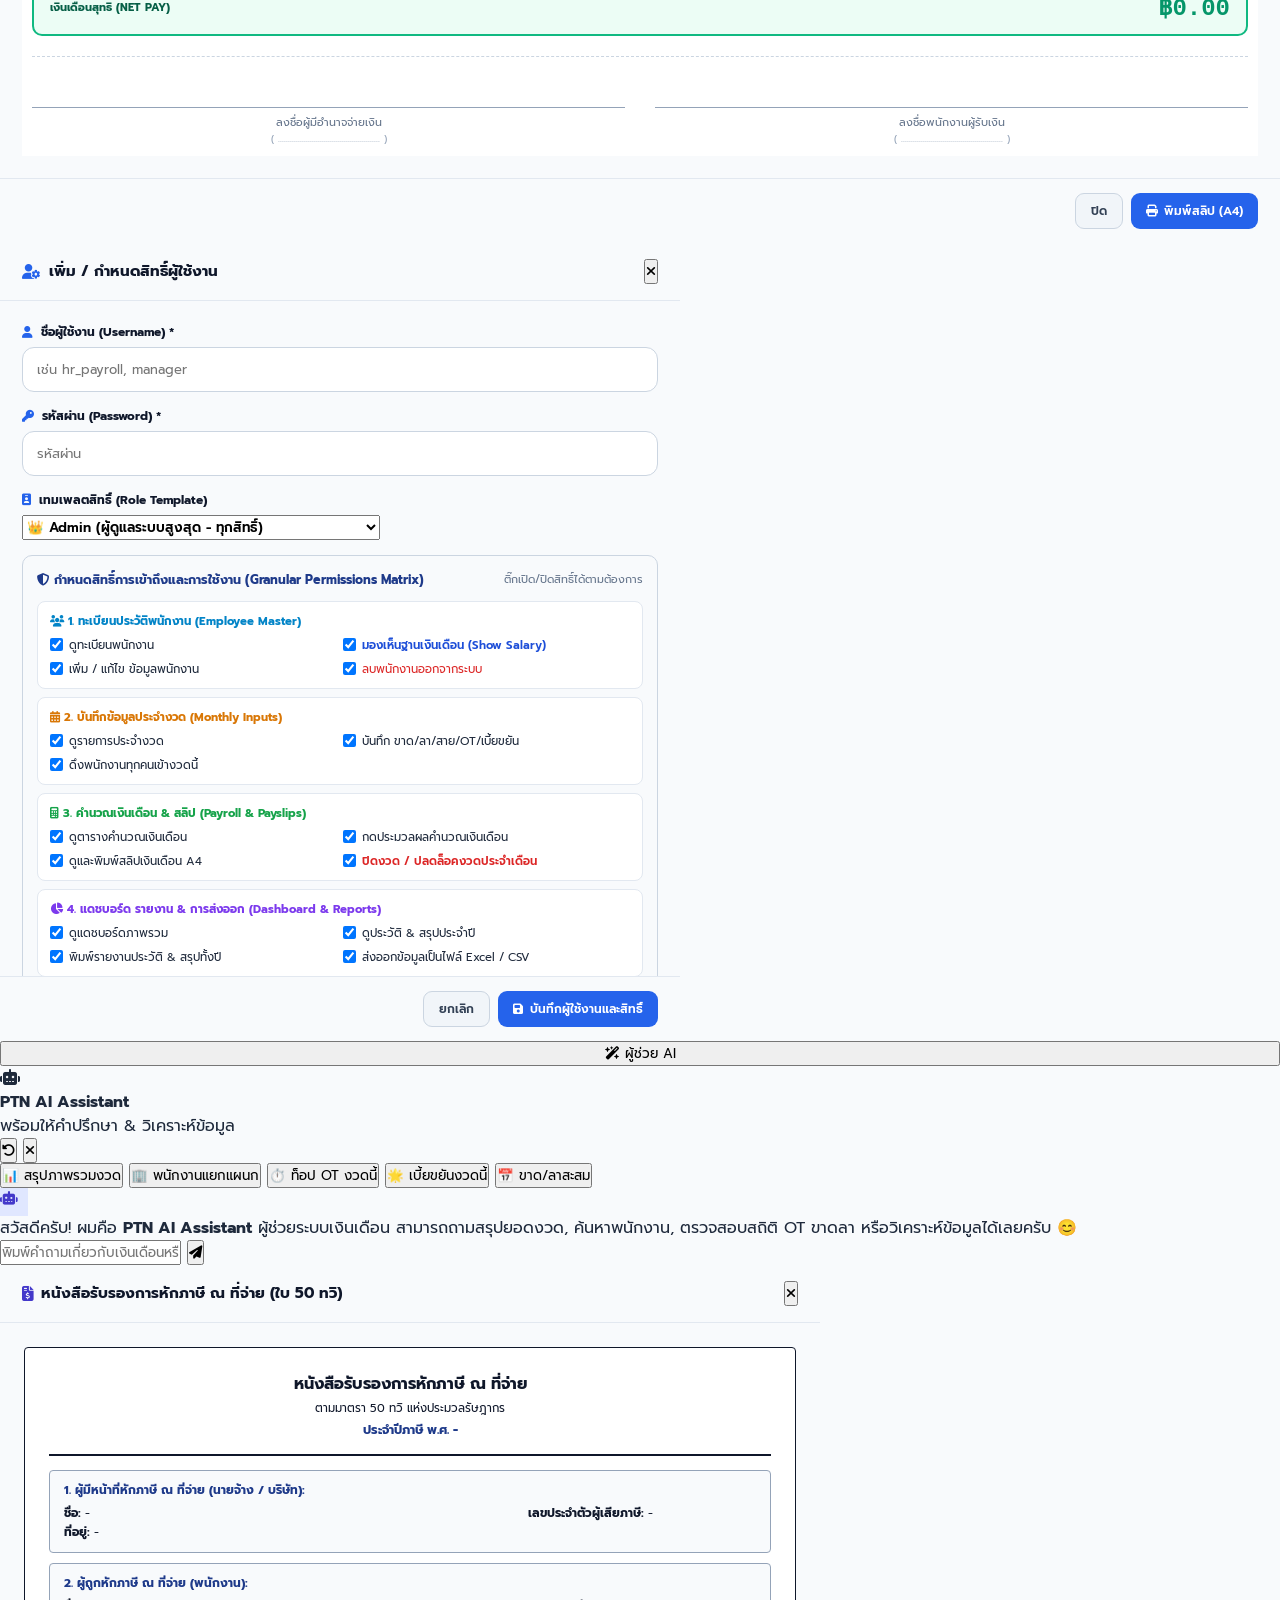
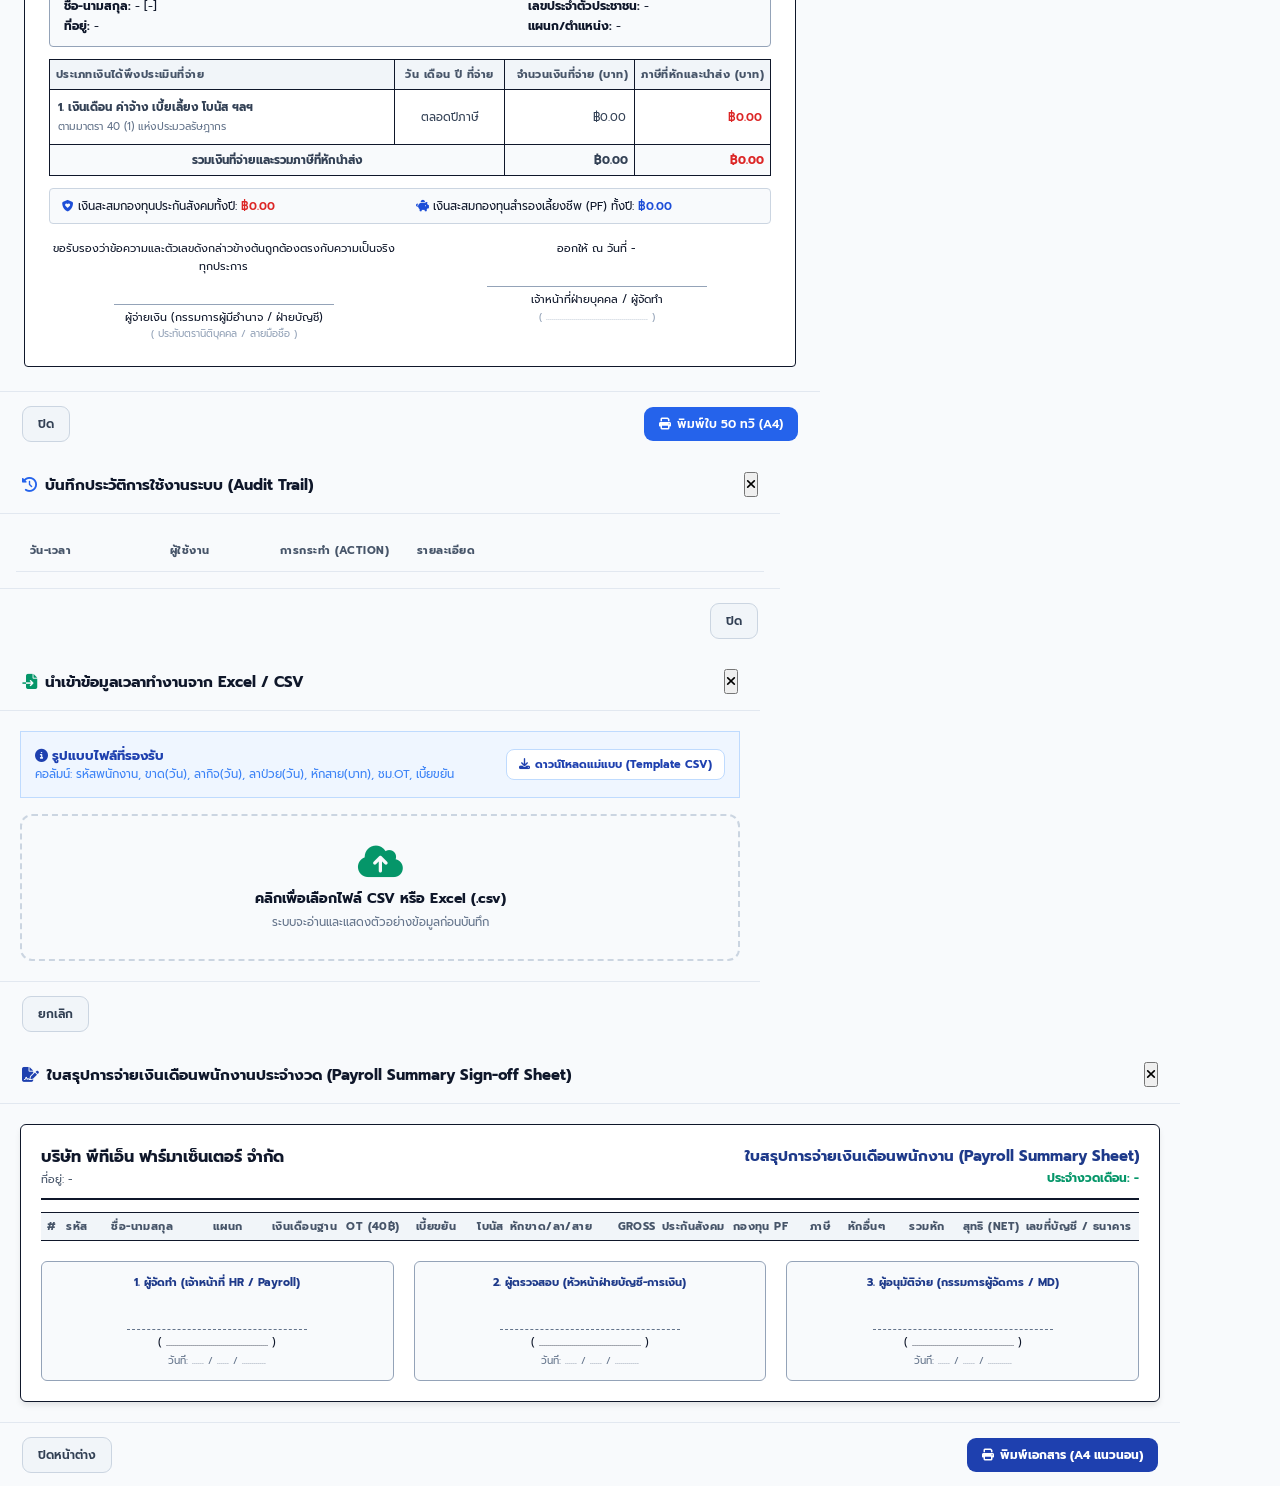
<file: Index.html>
<!DOCTYPE html>
<html lang="th">
<head>
  <meta charset="UTF-8">
  <meta name="viewport" content="width=device-width, initial-scale=1.0">
  <title>ระบบบริหารจัดการเงินเดือน - บริษัท พีทีเอ็น ฟาร์มาเซ็นเตอร์ จำกัด (PTN Payroll V4.0)</title>
  <link rel="preconnect" href="https://fonts.googleapis.com">
  <link rel="preconnect" href="https://fonts.gstatic.com" crossorigin>
  <link href="https://fonts.googleapis.com/css2?family=Prompt:ital,wght@0,300;0,400;0,500;0,600;0,700;1,400&display=swap" rel="stylesheet">
  <link rel="stylesheet" href="https://cdnjs.cloudflare.com/ajax/libs/font-awesome/6.4.0/css/all.min.css">
  <link rel="stylesheet" href="css/style.css?v=6.2">
  <!-- PWA & Mobile Web App Meta -->
  <link rel="manifest" href="manifest.json">
  <meta name="theme-color" content="#1e3a8a">
  <meta name="mobile-web-app-capable" content="yes">
  <meta name="apple-mobile-web-app-status-bar-style" content="black-translucent">
  <meta name="apple-mobile-web-app-title" content="PTN Payroll">
</head>
<body>

  <!-- TOAST CONTAINER -->
  <div class="toast-container" id="toastContainer"></div>

  <!-- LOGIN SCREEN -->
  <div class="login-wrapper" id="loginScreen">
    <div class="login-card">
      <div class="login-logo"><i class="fa-solid fa-file-invoice-dollar"></i></div>
      <h2 class="login-title">บริษัท พีทีเอ็น ฟาร์มาเซ็นเตอร์ จำกัด</h2>
      <p class="login-sub">ระบบบริหารจัดการเงินเดือน (PTN Payroll System V4.0)</p>

      <form onsubmit="handleLogin(event)" autocomplete="off">
        <div class="login-field">
          <label><i class="fa-solid fa-user"></i> ชื่อผู้ใช้งาน (Username)</label>
          <input type="text" id="loginUsername" placeholder="กรอกชื่อผู้ใช้งาน" required autocomplete="off">
        </div>
        <div class="login-field">
          <label><i class="fa-solid fa-lock"></i> รหัสผ่าน (Password)</label>
          <input type="password" id="loginPassword" placeholder="กรอกรหัสผ่าน" required autocomplete="new-password">
        </div>
        <button type="submit" class="login-btn">
          <i class="fa-solid fa-arrow-right-to-bracket"></i> เข้าสู่ระบบ
        </button>
      </form>
    </div>
  </div>

  <!-- MAIN APPLICATION SHELL -->
  <div class="app-shell" id="appShell">
    
    <!-- TOP HEADER -->
    <header class="top-header">
      <div class="brand-group">
        <div class="brand-logo"><i class="fa-solid fa-file-invoice-dollar"></i></div>
        <div class="brand-info">
          <h1 id="topBrandName">บริษัท พีทีเอ็น ฟาร์มาเซ็นเตอร์ จำกัด</h1>
          <p>ระบบบริหารจัดการเงินเดือน (PTN Payroll V4.0)</p>
        </div>
      </div>
      <div class="header-actions">
        <span class="user-badge" id="topUserBadge"><i class="fa-solid fa-user-shield"></i> Admin</span>
        <span class="status-badge"><i class="fa-solid fa-cloud"></i> Cloudflare D1 เชื่อมต่อแล้ว</span>
        <button type="button" class="btn btn-slate btn-sm" onclick="handleLogout()">
          <i class="fa-solid fa-arrow-right-from-bracket"></i> ออกจากระบบ
        </button>
      </div>
    </header>

    <!-- NAVIGATION TABS -->
    <nav class="nav-container">
      <div class="nav-tabs">
        <button type="button" class="nav-tab-btn active" id="navBtn-dashboard" onclick="switchTab('dashboard')">
          <i class="fa-solid fa-chart-pie"></i> ภาพรวม (Dashboard)
        </button>
        <button type="button" class="nav-tab-btn" id="navBtn-payroll" onclick="switchTab('payroll')">
          <i class="fa-solid fa-calculator"></i> คำนวณเงินเดือน &amp; สลิป
        </button>
        <button type="button" class="nav-tab-btn" id="navBtn-input" onclick="switchTab('input')">
          <i class="fa-solid fa-calendar-days"></i> บันทึกข้อมูลประจำงวด
        </button>
        <button type="button" class="nav-tab-btn" id="navBtn-employees" onclick="switchTab('employees')">
          <i class="fa-solid fa-users"></i> ทะเบียนพนักงาน
        </button>
        <button type="button" class="nav-tab-btn" id="navBtn-history" onclick="switchTab('history')">
          <i class="fa-solid fa-clock-rotate-left"></i> ประวัติการทำงานพนักงาน
        </button>
        <button type="button" class="nav-tab-btn" id="navBtn-company" onclick="switchTab('company')">
          <i class="fa-solid fa-building"></i> ข้อมูลบริษัท
        </button>
        <button type="button" class="nav-tab-btn" id="navBtn-users" onclick="switchTab('users')">
          <i class="fa-solid fa-user-gear"></i> ผู้ใช้งาน
        </button>
      </div>
    </nav>

    <!-- MAIN BODY -->
    <main class="main-container">

      <!-- PERIOD CONTROL BAR -->
      <div class="period-bar" id="periodBar">
        <div class="period-badge-group">
          <label style="font-size:12px;font-weight:700;color:#1e3a8a"><i class="fa-solid fa-calendar-check"></i> งวดประจำเดือน:</label>
          <span class="period-pill" id="periodPillDisplay">-</span>
          <span id="periodStatusDisplay"></span>
        </div>

        <div class="period-select-group">
          <label style="font-size:11.5px;font-weight:600;color:#64748b">เลือกงวด:</label>
          <select id="periodMonthSelect" class="period-select" onchange="onPeriodChanged()"></select>
          <select id="periodYearSelect" class="period-select" onchange="onPeriodChanged()"></select>

          <!-- WORKING DAYS WITH SET BUTTON -->
          <div class="work-days-box">
            <label style="font-size:11.5px;font-weight:700;color:#1e3a8a"><i class="fa-solid fa-business-time"></i> วันทำงาน:</label>
            <input type="number" id="periodWorkingDaysInput" value="30" min="1" max="31" style="width:48px;padding:3px 4px;border:1px solid #cbd5e1;border-radius:6px;font-size:12px;font-weight:700;text-align:center">
            <span style="font-size:11.5px;color:#64748b">วัน</span>
            <button type="button" class="btn btn-primary btn-sm" onclick="setPeriodWorkingDays()">
              <i class="fa-solid fa-check"></i> Set
            </button>
          </div>

          <span id="periodCloseBtnContainer"></span>
        </div>
      </div>

      <!-- 1. DASHBOARD TAB -->
      <div class="tab-content active" id="tab-dashboard">
        <div class="stat-grid">
          <div class="stat-card blue">
            <div>
              <div class="stat-label">พนักงานในงวดนี้</div>
              <div class="stat-value" id="statTotalEmp">0 คน</div>
            </div>
            <div class="stat-icon blue"><i class="fa-solid fa-users"></i></div>
          </div>
          <div class="stat-card purple">
            <div>
              <div class="stat-label">เงินได้รวมทั้งหมด (Gross)</div>
              <div class="stat-value" id="statGrossPay">฿0.00</div>
            </div>
            <div class="stat-icon purple"><i class="fa-solid fa-money-bill-trend-up"></i></div>
          </div>
          <div class="stat-card red">
            <div>
              <div class="stat-label">ยอดหักทั้งหมด (Deductions)</div>
              <div class="stat-value text-red" id="statTotalDeductions">฿0.00</div>
            </div>
            <div class="stat-icon red"><i class="fa-solid fa-hand-holding-dollar"></i></div>
          </div>
          <div class="stat-card green">
            <div>
              <div class="stat-label">ยอดจ่ายสุทธิ (Net Pay)</div>
              <div class="stat-value text-green" id="statNetPay">฿0.00</div>
            </div>
            <div class="stat-icon green"><i class="fa-solid fa-wallet"></i></div>
          </div>
        </div>

        <div class="card">
          <div class="card-header">
            <div>
              <div class="card-title" id="dashTitle">แดชบอร์ดสรุปยอดเงินเดือน</div>
              <div class="card-sub">สรุปภาพรวมยอดจ่าย OT เบี้ยขยัน ยอดหัก และสุทธิประจำงวด</div>
            </div>
            <div class="toolbar">
              <div class="search-box">
                <i class="fa-solid fa-magnifying-glass"></i>
                <input type="text" id="dashSearchInput" placeholder="ค้นหา (รหัส, ชื่อ, แผนก)..." oninput="renderDashboard()">
              </div>
              <button type="button" class="btn btn-slate" onclick="loadAppData()">
                <i class="fa-solid fa-rotate-right"></i> รีเฟรชข้อมูล
              </button>
            </div>
          </div>
          <div class="table-wrapper">
            <table class="data-table">
              <thead id="dashboardTableHead">
                <tr>
                  <th style="width:110px">งวด</th>
                  <th style="width:90px">รหัส</th>
                  <th>ชื่อ-นามสกุล</th>
                  <th class="text-right" style="width:120px">เงินเดือนฐาน</th>
                  <th class="text-right text-blue bg-blue-light" style="width:130px">เงินได้รวม (Gross)</th>
                  <th class="text-right text-red bg-red-light" style="width:120px">ยอดหัก</th>
                  <th class="text-right text-green bg-green-light" style="width:130px">สุทธิ (Net)</th>
                  <th class="text-center" style="width:90px">สลิป</th>
                </tr>
              </thead>
              <tbody id="dashboardTableBody"></tbody>
            </table>
          </div>
        </div>
      </div>

      <!-- 2. PAYROLL TAB (20 COLUMNS) -->
      <div class="tab-content" id="tab-payroll">
        <div class="card">
          <div class="card-header">
            <div>
              <div class="card-title">ตารางคำนวณเงินเดือน &amp; พิมพ์สลิป (Payroll &amp; Payslips)</div>
              <div class="card-sub">ผลการคำนวณเงินเดือน OT 40 บาท เบี้ยขยัน กองทุน PF ประกันสังคม ภาษี หักขาด/ลา/สาย</div>
            </div>
            <div class="toolbar" style="flex-wrap:wrap;gap:8px">
              <div class="search-box">
                <i class="fa-solid fa-magnifying-glass"></i>
                <input type="text" id="payrollSearchInput" placeholder="ค้นหาเงินเดือน (รหัส, ชื่อ, แผนก)..." oninput="renderPayrollTable()">
              </div>
              <button type="button" class="btn btn-slate" onclick="exportToCSV('payroll')">
                <i class="fa-solid fa-file-csv"></i> Export CSV
              </button>
              <button type="button" class="btn btn-primary" onclick="openMonthlyPayrollSummaryModal()" style="background:#1e40af;border-color:#1e40af;font-weight:700" title="ดูและพิมพ์ใบสรุปยอดจ่ายเงินเดือนประจำงวดพร้อมช่องลงนาม 3 ฝ่าย">
                <i class="fa-solid fa-file-signature"></i> ใบสรุปงวดเซ็นอนุมัติ (A4)
              </button>
              <!-- TTB Bank Export Buttons -->
              <button type="button" class="btn btn-slate" style="background:#0284c7;color:#ffffff;border-color:#0284c7;font-weight:700" onclick="exportTtbPayrollCsv()" title="ดาวน์โหลดไฟล์ CSV สำหรับอัปโหลดเข้า ttb business one">
                <i class="fa-solid fa-building-columns"></i> Export โอนเงิน TTB (CSV)
              </button>
              <button type="button" class="btn btn-slate" style="background:#0369a1;color:#ffffff;border-color:#0369a1;font-weight:700" onclick="exportTtbDirectCreditTxt()" title="ดาวน์โหลดไฟล์ Direct Credit Text File สำหรับ TTB">
                <i class="fa-solid fa-file-code"></i> TTB TXT
              </button>
              <button type="button" class="btn btn-success" onclick="runPayrollRecalc()">
                <i class="fa-solid fa-bolt"></i> คำนวณงวดนี้ใหม่
              </button>
            </div>
          </div>
                    <div class="table-wrapper">
            <table class="data-table">
              <thead id="payrollTableHead">
                <tr>
                  <th style="width:80px">รหัส</th>
                  <th style="width:140px">ชื่อ-นามสกุล</th>
                  <th>แผนก / ตำแหน่ง</th>
                  <th>ธนาคาร / เลขบัญชี</th>
                  <th class="text-right" style="width:105px">เงินเดือนฐาน</th>
                  <th class="text-right text-blue bg-blue-light" style="width:90px">ค่าจ้าง/วัน</th>
                  <th class="text-right" style="width:70px">OT (ชม.)</th>
                  <th class="text-right text-blue" style="width:95px">เงิน OT (40฿)</th>
                  <th class="text-right text-green" style="width:85px">เบี้ยขยัน</th>
                  <th class="text-right" style="width:75px">โบนัส</th>
                  <th class="text-right text-red" style="width:105px">หักขาด/ลา/สาย</th>
                  <th class="text-right font-bold text-blue bg-blue-light" style="width:105px">Gross</th>
                  <th class="text-right font-bold text-red" style="width:95px">ประกันสังคม</th>
                  <th class="text-right text-blue font-bold" style="width:90px">กองทุน PF</th>
                  <th class="text-right" style="width:75px">ภาษี</th>
                  <th class="text-right text-red" style="width:85px">หักเงินเบิก</th>
                  <th class="text-right text-red" style="width:75px">หักอื่นๆ</th>
                  <th class="text-right font-bold text-red bg-red-light" style="width:100px">รวมหัก</th>
                  <th class="text-right font-bold text-green bg-green-light" style="width:115px">สุทธิ (Net)</th>
                  <th class="text-center" style="width:95px">สลิป</th>
                </tr>
              </thead>
              <tbody id="payrollTableBody"></tbody>
            </table>
          </div>
        </div>
      </div>

      <!-- 3. MONTHLY INPUT TAB (19 COLUMNS) -->
      <div class="tab-content" id="tab-input">
        <div class="card">
          <div class="card-header">
            <div>
              <div class="card-title">บันทึกข้อมูลประจำงวด (Monthly Input)</div>
              <div class="card-sub">ดึงค่าตั้งต้น รหัส ชื่อ เงินเดือนฐาน PF ประกันสังคม และภาษีอัตโนมัติ (อัตรา OT 40 บาท)</div>
            </div>
            <div class="toolbar" style="flex-wrap:wrap;gap:8px">
              <div class="search-box">
                <i class="fa-solid fa-magnifying-glass"></i>
                <input type="text" id="inputSearchInput" placeholder="ค้นหาบันทึกงวด (รหัส, ชื่อ)..." oninput="renderInputTable()">
              </div>
              <button type="button" class="btn btn-yellow" onclick="batchPopulateEmployees()">
                <i class="fa-solid fa-users-gear"></i> ดึงพนักงานทุกคนเข้างวดนี้
              </button>
              <button type="button" class="btn btn-slate" style="background:#059669;color:#ffffff;border-color:#059669;font-weight:700" onclick="openImportAttendanceModal()" title="นำเข้าข้อมูลวันขาด ลากิจ ลาป่วย และ OT จากไฟล์ Excel หรือ CSV">
                <i class="fa-solid fa-file-import"></i> นำเข้าเวลาจาก Excel/CSV
              </button>
              <button type="button" class="btn btn-slate" onclick="exportToCSV('input')">
                <i class="fa-solid fa-file-csv"></i> Export CSV
              </button>
              <button type="button" class="btn btn-primary" onclick="openAddInputModal()">
                <i class="fa-solid fa-plus"></i> บันทึกข้อมูลรายคน
              </button>
            </div>
          </div>
                    <div class="table-wrapper">
            <table class="data-table">
              <thead id="inputTableHead">
                <tr>
                  <th class="text-center" style="width:50px">ลำดับ</th>
                  <th style="width:80px">รหัส</th>
                  <th>ชื่อ-นามสกุล</th>
                  <th class="text-right" style="width:105px">เงินเดือนฐาน</th>
                  <th class="text-right text-blue bg-blue-light" style="width:85px">ค่าจ้าง/วัน</th>
                  <th class="text-right text-red" style="width:70px">ขาด (วัน)</th>
                  <th class="text-right" style="width:70px">ลากิจ (วัน)</th>
                  <th class="text-right text-red" style="width:70px">ลาป่วย (วัน)</th>
                  <th class="text-right text-red" style="width:80px">สาย (บาท)</th>
                  <th class="text-right" style="width:70px">OT (ชม.)</th>
                  <th class="text-right" style="width:80px">อัตรา OT</th>
                  <th class="text-right text-green" style="width:85px">เบี้ยขยัน</th>
                  <th class="text-right" style="width:75px">โบนัส</th>
                  <th class="text-right font-bold text-blue" style="width:90px">กองทุน PF</th>
                  <th class="text-right font-bold text-red" style="width:95px">ประกันสังคม</th>
                  <th class="text-right" style="width:75px">ภาษี</th>
                  <th class="text-right text-red" style="width:85px">หักเงินเบิก</th>
                  <th class="text-right text-red" style="width:75px">หักอื่นๆ</th>
                  <th class="text-center" style="width:115px">จัดการ</th>
                </tr>
              </thead>
              <tbody id="inputTableBody"></tbody>
            </table>
          </div>
        </div>
      </div>

      <!-- 4. EMPLOYEES MASTER TAB (HYBRID ENTERPRISE HUB V6.0) -->
      <div class="tab-content" id="tab-employees">
        <!-- TOP SQUARE KPI TILES (STYLE 1 V6.2) -->
        <div class="square-kpi-grid" id="empKpiStatsGrid">
          <!-- Tile 1: Total Employees -->
          <div class="square-kpi-card blue">
            <div class="square-kpi-top">
              <div class="square-kpi-icon blue"><i class="fa-solid fa-users"></i></div>
              <span class="period-pill" style="font-size:10px;padding:1px 6px">ทั้งหมด</span>
            </div>
            <div>
              <div class="square-kpi-title">พนักงานทั้งหมด (Total)</div>
              <div class="square-kpi-value text-blue" id="empKpiTotal">0 <span style="font-size:12px;font-weight:400;color:var(--text-muted)">คน</span></div>
            </div>
            <div class="square-kpi-footer">
              <span><i class="fa-solid fa-circle" style="font-size:6px;color:#2563eb;margin-right:3px"></i> รวมทุกแผนกในบริษัท</span>
            </div>
          </div>

          <!-- Tile 2: Active Employees -->
          <div class="square-kpi-card green">
            <div class="square-kpi-top">
              <div class="square-kpi-icon green"><i class="fa-solid fa-user-check"></i></div>
              <span class="period-pill" style="background:#ecfdf5;color:#059669;font-size:10px;padding:1px 6px">Active</span>
            </div>
            <div>
              <div class="square-kpi-title" style="color:#059669">ทำงานอยู่ (ประจำ)</div>
              <div class="square-kpi-value text-green" id="empKpiActive">0 <span style="font-size:12px;font-weight:400;color:var(--text-muted)">คน</span></div>
            </div>
            <div class="square-kpi-footer" style="color:#059669">
              <span><i class="fa-solid fa-check-double" style="margin-right:3px"></i> บรรจุพนักงานประจำ</span>
            </div>
          </div>

          <!-- Tile 3: Probation Employees -->
          <div class="square-kpi-card orange" id="empKpiProbationCard" style="cursor:pointer;background:#fffaf5" onclick="setEmpStatusFilter('Probation')">
            <div class="square-kpi-top">
              <div class="square-kpi-icon orange"><i class="fa-solid fa-stopwatch"></i></div>
              <span class="period-pill" style="background:#fff7ed;color:#c2410c;border-color:#fed7aa;font-size:10px;padding:1px 6px;font-weight:700">119 วัน</span>
            </div>
            <div>
              <div class="square-kpi-title" style="color:#c2410c">ช่วงทดลองงาน (Probation)</div>
              <div class="square-kpi-value text-orange" id="empKpiProbation">0 <span style="font-size:12px;font-weight:400;color:var(--text-muted)">คน</span></div>
            </div>
            <div class="square-kpi-footer" style="color:#c2410c;font-weight:600">
              <span><i class="fa-solid fa-bell" style="margin-right:3px"></i> คลิกเพื่อกรองเฉพาะกลุ่มนี้</span>
            </div>
          </div>

          <!-- Tile 4: Total Salary Base -->
          <div class="square-kpi-card purple" id="empKpiSalaryCard">
            <div class="square-kpi-top">
              <div class="square-kpi-icon purple"><i class="fa-solid fa-money-bill-wave"></i></div>
              <span class="period-pill" style="background:#f5f3ff;color:#7c3aed;font-size:10px;padding:1px 6px">รายเดือน</span>
            </div>
            <div>
              <div class="square-kpi-title" style="color:#7c3aed">ฐานเงินเดือนรวมทั้งสิ้น</div>
              <div class="square-kpi-value text-purple" id="empKpiTotalSalary">฿0.00</div>
            </div>
            <div class="square-kpi-footer">
              <span>ยอดจ่ายฐานรวม</span>
              <span class="font-mono font-bold" style="color:#64748b">ทั้งองค์กร</span>
            </div>
          </div>
        </div>

        <div class="card">
          <div class="card-header" style="flex-direction:column;align-items:stretch;gap:14px">
            <div style="display:flex;justify-content:space-between;align-items:center;flex-wrap:wrap;gap:10px">
              <div>
                <div class="card-title" style="display:flex;align-items:center;gap:8px">
                  <i class="fa-solid fa-address-book" style="color:var(--primary)"></i> ทะเบียนประวัติพนักงาน (Employee Registry Hub)
                </div>
                <div class="card-sub">ข้อมูลพนักงาน ตำแหน่งงาน ธนาคารรับเงินเดือน สิทธิกองทุน PF และประกันสังคม</div>
              </div>
              <div style="display:flex;align-items:center;gap:8px;flex-wrap:wrap">
                <button type="button" class="btn btn-slate" onclick="exportToCSV('employees')">
                  <i class="fa-solid fa-file-csv"></i> Export CSV
                </button>
                <button type="button" class="btn btn-yellow" onclick="triggerImportEmployees()">
                  <i class="fa-solid fa-file-import"></i> Import CSV
                </button>
                <input type="file" id="importEmployeesFileInput" accept=".csv,text/csv" style="display:none" onchange="handleImportEmployeesFile(event)">
                <button type="button" class="btn btn-primary" onclick="openAddEmployeeModal()" style="font-weight:700">
                  <i class="fa-solid fa-user-plus"></i> เพิ่มพนักงานใหม่
                </button>
              </div>
            </div>

            <!-- SMART FILTER TOOLBAR & DUAL VIEW SWITCHER -->
            <div style="display:flex;justify-content:space-between;align-items:center;flex-wrap:wrap;gap:10px;padding-top:10px;border-top:1px solid var(--border)">
              <!-- Status Filter Pills -->
              <div style="display:flex;align-items:center;gap:6px;flex-wrap:wrap" id="empFilterStatusGroup">
                <button type="button" id="btnEmpFilterAll" class="btn btn-primary btn-sm" onclick="setEmpStatusFilter('all')">
                  ทั้งหมด (<span id="countFilterAll">0</span>)
                </button>
                <button type="button" id="btnEmpFilterActive" class="btn btn-slate btn-sm" onclick="setEmpStatusFilter('Active')">
                  🟢 ทำงานอยู่ (<span id="countFilterActive">0</span>)
                </button>
                <button type="button" id="btnEmpFilterProbation" class="btn btn-slate btn-sm" onclick="setEmpStatusFilter('Probation')">
                  🟠 ทดลองงาน (<span id="countFilterProbation">0</span>)
                </button>
                <button type="button" id="btnEmpFilterResigned" class="btn btn-slate btn-sm" onclick="setEmpStatusFilter('Resigned')">
                  🔴 ลาออกแล้ว (<span id="countFilterResigned">0</span>)
                </button>
              </div>

              <!-- Search, Dept Filter & Dual View Switcher -->
              <div style="display:flex;align-items:center;gap:8px;flex-wrap:wrap">
                <div class="search-box" style="margin:0">
                  <i class="fa-solid fa-magnifying-glass"></i>
                  <input type="text" id="empSearchInput" placeholder="ค้นหา (รหัส, ชื่อ, เบอร์)..." oninput="renderEmployeesTable()">
                </div>
                <select id="empDeptFilter" onchange="renderEmployeesTable()" style="padding:6px 12px;font-size:12px;border:1px solid var(--border);border-radius:var(--radius-md);background:var(--card);font-weight:600">
                  <option value="">ทุกแผนก</option>
                </select>
                <!-- DUAL VIEW SWITCHER -->
                <div style="display:inline-flex;align-items:center;background:var(--border-light);padding:2px;border-radius:var(--radius-md);border:1px solid var(--border)">
                  <button type="button" id="btnEmpViewTable" class="btn btn-primary btn-sm" style="padding:4px 10px;font-size:11.5px" onclick="switchEmpViewMode('table')">
                    <i class="fa-solid fa-table-list"></i> ตาราง
                  </button>
                  <button type="button" id="btnEmpViewCards" class="btn btn-slate btn-sm" style="padding:4px 10px;font-size:11.5px" onclick="switchEmpViewMode('cards')">
                    <i class="fa-solid fa-id-card"></i> การ์ดโปรไฟล์
                  </button>
                </div>
              </div>
            </div>
          </div>

          <!-- 1. ENHANCED DATA TABLE VIEW -->
          <div class="table-wrapper" id="empTableViewArea">
            <table class="data-table">
              <thead id="employeesTableHead"></thead>
              <tbody id="employeesTableBody"></tbody>
            </table>
          </div>

          <!-- 2. INTERACTIVE PROFILE CARD GRID VIEW -->
          <div id="empCardsViewArea" style="display:none;padding:16px;grid-template-columns:repeat(auto-fill, minmax(320px, 1fr));gap:14px">
            <!-- Dynamic profile cards will be rendered here -->
          </div>
        </div>
      </div>

      <!-- 5. EMPLOYEE HISTORY & ANNUAL HUB (V6.1) -->
      <div class="tab-content" id="tab-history">
        <div class="card">
          <div class="card-header" style="flex-direction:column;align-items:stretch;gap:14px">
            <div style="display:flex;justify-content:space-between;align-items:center;flex-wrap:wrap;gap:10px">
              <div>
                <div class="card-title" style="display:flex;align-items:center;gap:8px">
                  <i class="fa-solid fa-chart-line" style="color:var(--primary)"></i> ประวัติการทำงานและรายงานเงินได้สะสมประจำปี (Work History &amp; Annual Hub)
                </div>
                <div class="card-sub">ตรวจสอบประวัติรายงวด 12 เดือน สถิติขาดลาสะสม เงินสะสมกองทุน PF และหนังสือรับรอง 50 ทวิ</div>
              </div>

              <!-- Mode Switcher -->
              <div style="display:inline-flex;background:var(--border-light);padding:2px;border-radius:var(--radius-md);border:1px solid var(--border)">
                <button type="button" id="btnHistModeIndividual" class="btn btn-primary btn-sm" style="padding:5px 12px;font-size:12px" onclick="switchHistoryViewMode('individual')">
                  <i class="fa-solid fa-user-clock"></i> ประวัติรายบุคคล (12 งวด)
                </button>
                <button type="button" id="btnHistModeYearly" class="btn btn-slate btn-sm" style="padding:5px 12px;font-size:12px" onclick="switchHistoryViewMode('yearly')">
                  <i class="fa-solid fa-table-list"></i> สรุปทุกคนทั้งปี (Matrix)
                </button>
              </div>
            </div>

            <!-- CONTROL TOOLBAR -->
            <div style="display:flex;justify-content:space-between;align-items:center;flex-wrap:wrap;gap:10px;padding-top:10px;border-top:1px solid var(--border)">
              <!-- Left controls: Year & Employee Picker -->
              <div style="display:flex;align-items:center;gap:10px;flex-wrap:wrap">
                <div style="display:inline-flex;align-items:center;gap:6px">
                  <label style="font-size:12px;font-weight:700;color:var(--primary)"><i class="fa-solid fa-calendar"></i> ปี:</label>
                  <select id="histYearSelect" class="period-select" onchange="onHistoryYearChanged()" style="font-weight:700"></select>
                </div>

                <div id="histEmpSelectGroup" style="display:flex;align-items:center;gap:6px">
                  <label style="font-size:12px;font-weight:700;color:var(--primary)"><i class="fa-solid fa-user-tag"></i> เลือกพนักงาน:</label>
                  <select id="histEmpSelect" class="period-select" style="min-width:240px;font-weight:700" onchange="onHistoryEmpChanged()"></select>
                </div>

                <div class="search-box" id="histSearchBox" style="display:none;margin:0">
                  <i class="fa-solid fa-magnifying-glass"></i>
                  <input type="text" id="historySearchInput" placeholder="ค้นหา (รหัส, ชื่อ, แผนก)..." oninput="filterHistoryTable()">
                </div>
              </div>

              <!-- Right Actions: Print & Export -->
              <div style="display:flex;align-items:center;gap:8px;flex-wrap:wrap">
                <button type="button" id="btnHistPrint50Twi" class="btn btn-slate" style="background:#4338ca;color:#fff;border-color:#4338ca;font-weight:700" onclick="open50TwiModalFromHistory()">
                  <i class="fa-solid fa-file-shield"></i> พิมพ์ใบ 50 ทวิ (ภาษี)
                </button>
                <button type="button" class="btn btn-primary" onclick="printActiveHistoryReport()" style="font-weight:700">
                  <i class="fa-solid fa-print"></i> พิมพ์รายงาน (A4)
                </button>
                <button type="button" class="btn btn-slate" onclick="printAllEmployeesBatch()">
                  <i class="fa-solid fa-print"></i> พิมพ์ประวัติทุกคน (แยกคนละหน้า)
                </button>
                <button type="button" class="btn btn-slate" onclick="exportActiveHistoryCsv()">
                  <i class="fa-solid fa-file-csv"></i> Export CSV
                </button>
              </div>
            </div>
          </div>

          <!-- HIDDEN BATCH PRINT CONTAINER -->
          <div id="histBatchPrintArea" style="display:none"></div>

          <!-- 1. INDIVIDUAL DETAILED VIEW (MODE 1) -->
          <div id="histContentArea" style="padding:18px">
            <!-- Premium Employee Bio Profile Banner -->
            <div id="histEmpBioCard" style="background:linear-gradient(135deg, #0f172a 0%, #1e1b4b 100%);color:#ffffff;border-radius:var(--radius-xl);padding:20px 24px;margin-bottom:18px;box-shadow:0 10px 15px -3px rgba(15,23,42,0.3);position:relative;overflow:hidden">
              <div style="display:flex;justify-content:space-between;align-items:center;flex-wrap:wrap;gap:16px;position:relative;z-index:10">
                <div style="display:flex;align-items:center;gap:14px">
                  <div id="histEmpAvatarInitials" style="width:54px;height:54px;border-radius:16px;background:rgba(255,255,255,0.12);border:1.5px solid rgba(255,255,255,0.2);color:#ffffff;font-weight:900;font-size:18px;display:flex;align-items:center;justify-content:center;box-shadow:inset 0 2px 4px rgba(0,0,0,0.2)">
                    -
                  </div>
                  <div>
                    <div style="display:flex;align-items:center;gap:8px;flex-wrap:wrap">
                      <span id="histEmpIdBadge" style="padding:2px 8px;border-radius:6px;background:rgba(59,130,246,0.3);border:1px solid rgba(96,165,250,0.4);color:#bfdbfe;font-family:monospace;font-size:12px;font-weight:700">EMP---</span>
                      <span id="histEmpNicknameBadge" style="padding:2px 8px;border-radius:6px;background:rgba(16,185,129,0.3);border:1px solid rgba(52,211,153,0.4);color:#a7f3d0;font-size:12px;font-weight:700">ชื่อเล่น: -</span>
                      <span id="histEmpStatusBadge" class="period-pill" style="background:#059669;color:#ffffff;border:none;font-size:11px">🟢 พนักงานประจำ</span>
                    </div>
                    <h2 id="histEmpCardName" style="font-size:18px;font-weight:800;margin:4px 0 2px;color:#ffffff">-</h2>
                    <div style="font-size:12px;color:#cbd5e1;display:flex;align-items:center;gap:14px;flex-wrap:wrap">
                      <span id="histEmpCardDept"><i class="fa-solid fa-briefcase" style="color:#94a3b8;margin-right:4px"></i> -</span>
                      <span id="histEmpTenureText"><i class="fa-solid fa-calendar-check" style="color:#94a3b8;margin-right:4px"></i> เริ่มงาน: -</span>
                    </div>
                  </div>
                </div>

                <!-- Right Bio Details -->
                <div style="display:flex;gap:20px;border-left:1px solid rgba(255,255,255,0.15);padding-left:20px;font-size:11.5px">
                  <div>
                    <div style="color:#94a3b8;font-size:10.5px">เลขบัตรประชาชน</div>
                    <div id="histEmpCardCitizen" style="font-family:monospace;font-weight:700;margin-top:2px">-</div>
                    <div style="color:#94a3b8;font-size:10.5px;margin-top:6px">เบอร์โทรศัพท์</div>
                    <div id="histEmpCardPhone" style="font-family:monospace;font-weight:700;margin-top:2px">-</div>
                  </div>
                  <div>
                    <div style="color:#94a3b8;font-size:10.5px">ธนาคารรับเงินเดือน</div>
                    <div id="histEmpCardBank" style="font-weight:700;color:#34d399;margin-top:2px">-</div>
                    <div style="color:#94a3b8;font-size:10.5px;margin-top:6px">เลขที่บัญชี</div>
                    <div id="histEmpCardAccount" style="font-family:monospace;font-weight:700;color:#93c5fd;margin-top:2px">-</div>
                  </div>
                </div>
              </div>
            </div>

            <!-- YTD ANNUAL SQUARE KPI TILES (STYLE 1 V6.2) -->
            <div class="square-kpi-grid">
              <!-- YTD Tile 1: Gross -->
              <div class="square-kpi-card blue">
                <div class="square-kpi-top">
                  <div class="square-kpi-icon blue"><i class="fa-solid fa-sack-dollar"></i></div>
                  <span class="period-pill" style="background:#eff6ff;color:#1d4ed8;font-size:10px;padding:1px 6px">YTD Gross</span>
                </div>
                <div>
                  <div class="square-kpi-title">เงินได้สะสมทั้งปี (Gross)</div>
                  <div class="square-kpi-value text-blue" id="histYtdGross">฿0.00</div>
                </div>
                <div class="square-kpi-footer">
                  <span>รวม OT, เบี้ยขยัน, โบนัส</span>
                </div>
              </div>

              <!-- YTD Tile 2: PF -->
              <div class="square-kpi-card purple">
                <div class="square-kpi-top">
                  <div class="square-kpi-icon purple"><i class="fa-solid fa-piggy-bank"></i></div>
                  <span class="period-pill" style="background:#f5f3ff;color:#7c3aed;font-size:10px;padding:1px 6px">PF สะสม</span>
                </div>
                <div>
                  <div class="square-kpi-title" style="color:#7c3aed">กองทุนสะสม PF ทั้งปี</div>
                  <div class="square-kpi-value text-purple" id="histYtdPf">฿0.00</div>
                </div>
                <div class="square-kpi-footer" style="color:#7c3aed">
                  <span>เงินออมสะสมพนักงาน</span>
                </div>
              </div>

              <!-- YTD Tile 3: Attendance -->
              <div class="square-kpi-card orange">
                <div class="square-kpi-top">
                  <div class="square-kpi-icon orange"><i class="fa-solid fa-clock-rotate-left"></i></div>
                  <span class="period-pill" style="background:#fff7ed;color:#c2410c;font-size:10px;padding:1px 6px">สถิติเวลา</span>
                </div>
                <div>
                  <div class="square-kpi-title" style="color:#c2410c">สถิติขาด/ลา/OT สะสม</div>
                  <div class="square-kpi-value text-orange" id="histYtdAttendance" style="font-size:14.5px;font-weight:800;margin-top:4px">ขาด 0 | ลา 0 | OT 0 ชม.</div>
                </div>
                <div class="square-kpi-footer">
                  <span>สถิติเวลาทำงานทั้งปี</span>
                </div>
              </div>

              <!-- YTD Tile 4: Net -->
              <div class="square-kpi-card green">
                <div class="square-kpi-top">
                  <div class="square-kpi-icon green"><i class="fa-solid fa-wallet"></i></div>
                  <span class="period-pill" style="background:#ecfdf5;color:#059669;font-size:10px;padding:1px 6px">YTD Net</span>
                </div>
                <div>
                  <div class="square-kpi-title" style="color:#059669">รับสุทธิสะสมทั้งปี (Net)</div>
                  <div class="square-kpi-value text-green" id="histYtdNet">฿0.00</div>
                </div>
                <div class="square-kpi-footer" style="color:#059669">
                  <span>โอนเข้าบัญชีจริงสะสม</span>
                </div>
              </div>
            </div>

            <!-- 12-Month History Table -->
            <div class="table-wrapper">
              <table class="data-table">
                <thead id="historyTableHead">
                  <tr>
                    <th style="width:115px">งวดเดือน</th>
                    <th class="text-right" style="width:105px">เงินเดือนฐาน</th>
                    <th class="text-right" style="width:60px">ขาด</th>
                    <th class="text-right" style="width:60px">ลากิจ</th>
                    <th class="text-right" style="width:60px">ลาป่วย</th>
                    <th class="text-right text-red" style="width:75px">หักสาย</th>
                    <th class="text-right text-blue" style="width:85px">OT (ชม./฿)</th>
                    <th class="text-right text-green" style="width:80px">เบี้ยขยัน</th>
                    <th class="text-right" style="width:70px">โบนัส</th>
                    <th class="text-right font-bold text-blue bg-blue-light" style="width:115px">เงินได้รวม (Gross)</th>
                    <th class="text-right text-red font-bold" style="width:90px">SSO</th>
                    <th class="text-right text-blue font-bold" style="width:90px">กองทุน PF</th>
                    <th class="text-right" style="width:75px">ภาษี</th>
                    <th class="text-right text-red font-bold" style="width:95px">รวมหัก</th>
                    <th class="text-right font-bold text-green bg-green-light" style="width:115px">สุทธิ (Net)</th>
                    <th class="text-center" style="width:80px">สลิป</th>
                  </tr>
                </thead>
                <tbody id="historyTableBody"></tbody>
                <tfoot id="historyTableFoot" style="background:#eff6ff;font-weight:700;border-top:2px solid #93c5fd"></tfoot>
              </table>
            </div>
          </div>

          <!-- 2. YEARLY SUMMARY MATRIX VIEW (MODE 2) -->
          <div id="histYearlyViewArea" style="display:none;padding:18px">
            <!-- YEARLY MATRIX SQUARE KPI TILES (STYLE 1 V6.2) -->
            <div class="square-kpi-grid">
              <div class="square-kpi-card blue">
                <div class="square-kpi-top">
                  <div class="square-kpi-icon blue"><i class="fa-solid fa-users"></i></div>
                  <span class="period-pill" style="font-size:10px;padding:1px 6px">พนักงาน</span>
                </div>
                <div>
                  <div class="square-kpi-title">พนักงานในรายงานทั้งปี</div>
                  <div class="square-kpi-value text-blue" id="statYearlyEmps">0 <span style="font-size:12px;font-weight:400;color:var(--text-muted)">คน</span></div>
                </div>
                <div class="square-kpi-footer"><span>สรุปประจำปี</span></div>
              </div>

              <div class="square-kpi-card green">
                <div class="square-kpi-top">
                  <div class="square-kpi-icon green"><i class="fa-solid fa-sack-dollar"></i></div>
                  <span class="period-pill" style="background:#ecfdf5;color:#059669;font-size:10px;padding:1px 6px">Total Gross</span>
                </div>
                <div>
                  <div class="square-kpi-title" style="color:#059669">รวมเงินได้ทั้งปี (Gross)</div>
                  <div class="square-kpi-value text-green" id="statYearlyGross">฿0.00</div>
                </div>
                <div class="square-kpi-footer"><span>รวมทุกประเภทเงินได้</span></div>
              </div>

              <div class="square-kpi-card red">
                <div class="square-kpi-top">
                  <div class="square-kpi-icon red"><i class="fa-solid fa-receipt"></i></div>
                  <span class="period-pill" style="background:#fef2f2;color:#dc2626;font-size:10px;padding:1px 6px">Deductions</span>
                </div>
                <div>
                  <div class="square-kpi-title" style="color:#dc2626">รวมหักสะสมทั้งปี (Total)</div>
                  <div class="square-kpi-value text-red" id="statYearlyDeductions">฿0.00</div>
                </div>
                <div class="square-kpi-footer"><span>SSO, PF, ภาษี, หักอื่นๆ</span></div>
              </div>

              <div class="square-kpi-card purple">
                <div class="square-kpi-top">
                  <div class="square-kpi-icon purple"><i class="fa-solid fa-hand-holding-dollar"></i></div>
                  <span class="period-pill" style="background:#f5f3ff;color:#7c3aed;font-size:10px;padding:1px 6px">Total Net</span>
                </div>
                <div>
                  <div class="square-kpi-title" style="color:#7c3aed">รวมเงินได้สุทธิทั้งปี (Net)</div>
                  <div class="square-kpi-value text-purple" id="statYearlyNet">฿0.00</div>
                </div>
                <div class="square-kpi-footer"><span>ยอดจ่ายจริงทั้งปี</span></div>
              </div>
            </div>

            <!-- Print Header Banner (Shown during Print) -->
            <div id="yearlyPrintHeaderBanner" style="display:none;text-align:center;border-bottom:2px solid #0f172a;padding-bottom:10px;margin-bottom:14px">
              <h2 style="font-size:18px;font-weight:700;margin:0 0 4px" id="yearlyPrintCompName">บริษัท พีทีเอ็น ฟาร์มาเซ็นเตอร์ จำกัด</h2>
              <p style="font-size:13px;font-weight:700;color:#1e3a8a;margin:2px 0">รายงานสรุปเงินได้ รายการหัก และยอดจ่ายสุทธิสะสมประจำปี พ.ศ. <span id="yearlyPrintYearDisplay">-</span></p>
              <p style="font-size:11px;color:#475569;margin:2px 0">เอกสารสำหรับตรวจสอบยอดสะสมทั้งปี / ภ.ง.ด.1ก / หนังสือรับรองภาษี 50 ทวิ</p>
            </div>

            <!-- Yearly Table -->
            <div class="table-wrapper">
              <table class="data-table" id="yearlySummaryTable">
                <thead id="yearlySummaryTableHead">
                  <tr>
                    <th style="width:45px" class="text-center">#</th>
                    <th style="width:85px">รหัส</th>
                    <th style="width:160px">ชื่อ-นามสกุล</th>
                    <th style="width:90px">แผนก</th>
                    <th class="text-center" style="width:70px">งวดคำนวณ</th>
                    <th class="text-right" style="width:105px">เงินเดือนฐาน</th>
                    <th class="text-right" style="width:65px">ขาด (วัน)</th>
                    <th class="text-right" style="width:65px">ลากิจ</th>
                    <th class="text-right" style="width:65px">ลาป่วย</th>
                    <th class="text-right text-red" style="width:80px">หักสาย</th>
                    <th class="text-right text-blue" style="width:85px">รวมเงิน OT</th>
                    <th class="text-right text-green" style="width:85px">เบี้ยขยันรวม</th>
                    <th class="text-right" style="width:75px">โบนัสรวม</th>
                    <th class="text-right font-bold text-blue bg-blue-light" style="width:115px">รวมเงินได้ (Gross)</th>
                    <th class="text-right font-bold text-red" style="width:95px">ประกันสังคม</th>
                    <th class="text-right text-blue font-bold" style="width:95px">กองทุน PF</th>
                    <th class="text-right" style="width:80px">รวมภาษี</th>
                    <th class="text-right font-bold text-red bg-red-light" style="width:105px">รวมหักทั้งหมด</th>
                    <th class="text-right font-bold text-green bg-green-light" style="width:120px">เงินได้สุทธิ (Net)</th>
                  </tr>
                </thead>
                <tbody id="yearlySummaryTableBody"></tbody>
                <tfoot id="yearlySummaryTableFoot" style="background:#f8fafc;font-weight:700;border-top:2px solid #cbd5e1"></tfoot>
              </table>
            </div>

            <!-- Print Signatures (Shown in print) -->
            <div id="yearlyPrintSignatures" style="display:none;grid-template-columns:repeat(3,1fr);gap:20px;margin-top:24px;padding-top:14px;border-top:1px dashed #cbd5e1;text-align:center;font-size:11px;color:#475569">
              <div>
                <div style="height:32px"></div>
                <div style="border-top:1px solid #94a3b8;padding-top:4px">ผู้จัดทำรายงาน (HR / Payroll)</div>
                <div style="font-size:10px;color:#94a3b8">( ................................................... )</div>
              </div>
              <div>
                <div style="height:32px"></div>
                <div style="border-top:1px solid #94a3b8;padding-top:4px">ผู้ตรวจสอบบัญชี / การเงิน</div>
                <div style="font-size:10px;color:#94a3b8">( ................................................... )</div>
              </div>
              <div>
                <div style="height:32px"></div>
                <div style="border-top:1px solid #94a3b8;padding-top:4px">กรรมการผู้มีอำนาจลงนาม</div>
                <div style="font-size:10px;color:#94a3b8">( ................................................... )</div>
              </div>
            </div>
          </div>
        </div>
      </div>
      
<!-- 6. COMPANY SETTINGS TAB -->
      <div class="tab-content" id="tab-company">
        <div class="card" style="max-width:680px;margin:0 auto">
          <div class="card-header">
            <div>
              <div class="card-title">ตั้งค่าข้อมูลบริษัท</div>
              <div class="card-sub">ข้อมูลสำหรับแสดงบนหัวสลิปเงินเดือนและเอกสารรายงาน</div>
            </div>
          </div>
          <form onsubmit="saveCompanySettings(event)" style="padding:22px">
            <div class="form-grid">
              <div class="form-group">
                <label>ชื่อบริษัท *</label>
                <input type="text" id="cfgCompanyName" required>
              </div>
              <div class="form-group">
                <label>ที่อยู่สถานประกอบการ</label>
                <input type="text" id="cfgCompanyAddress">
              </div>
              <div class="form-row-2">
                <div class="form-group">
                  <label>เบอร์โทรศัพท์</label>
                  <input type="text" id="cfgCompanyPhone">
                </div>
                <div class="form-group">
                  <label>เลขประจำตัวผู้เสียภาษี</label>
                  <input type="text" id="cfgCompanyTaxId">
                </div>
              </div>
              <button type="submit" class="btn btn-primary" style="justify-content:center;padding:11px">
                <i class="fa-solid fa-floppy-disk"></i> บันทึกข้อมูลบริษัท
              </button>
            </div>
          </form>
        </div>
        <!-- BACKUP & RESTORE SECTION -->
        <div class="card" style="max-width:680px;margin:24px auto 0">
          <div class="card-header">
            <div>
              <div class="card-title"><i class="fa-solid fa-database" style="color:#2563eb"></i> สำรองและกู้คืนข้อมูลระบบ (Backup & Restore)</div>
              <div class="card-sub">ดาวน์โหลดไฟล์สำรองข้อมูลทั้งหมด (.json) เพื่อเก็บรักษา หรือกู้คืนข้อมูลจากไฟล์สำรอง</div>
            </div>
          </div>
          <div style="padding:22px;display:flex;flex-direction:column;gap:16px">
            <div style="display:flex;align-items:center;justify-content:space-between;padding:16px;background:#f8fafc;border:1.5px solid #e2e8f0;border-radius:10px;gap:16px">
              <div>
                <div style="font-weight:700;color:#0f172a;margin-bottom:2px"><i class="fa-solid fa-cloud-arrow-down" style="color:#059669"></i> สำรองข้อมูลทั้งหมด (Backup Database)</div>
                <div style="font-size:12px;color:#64748b">ส่งออกข้อมูล ทะเบียนพนักงาน, เงินเดือน, บันทึกทุกงวด, ผู้ใช้งาน และการตั้งค่า เป็นไฟล์ JSON</div>
              </div>
              <button type="button" class="btn btn-primary" onclick="backupDatabase()" style="white-space:nowrap">
                <i class="fa-solid fa-download"></i> ดาวน์โหลด Backup (.json)
              </button>
            </div>

            <div style="display:flex;align-items:center;justify-content:space-between;padding:16px;background:#fffbeb;border:1.5px solid #fef3c7;border-radius:10px;gap:16px">
              <div>
                <div style="font-weight:700;color:#92400e;margin-bottom:2px"><i class="fa-solid fa-cloud-arrow-up" style="color:#d97706"></i> กู้คืนข้อมูลระบบ (Restore Database)</div>
                <div style="font-size:12px;color:#b45309">เลือกไฟล์สำรอง (.json) เพื่อกู้คืนข้อมูลทั้งหมดกลับเข้าสู่ระบบ</div>
              </div>
              <div>
                <input type="file" id="restoreBackupFileInput" accept=".json,application/json" style="display:none" onchange="handleRestoreBackupFile(event)">
                <button type="button" class="btn btn-yellow" onclick="triggerRestoreBackup()" style="white-space:nowrap">
                  <i class="fa-solid fa-upload"></i> เลือกไฟล์กู้คืน
                </button>
              </div>
            </div>
          </div>
        </div>
      </div>

      <!-- 7. USERS TAB -->
      <div class="tab-content" id="tab-users">
        <div class="card" style="max-width:760px;margin:0 auto">
          <div class="card-header">
            <div>
              <div class="card-title">ผู้ใช้งานระบบ (User Management)</div>
              <div class="card-sub">จัดการผู้ใช้งานและสิทธิ์การเข้าถึง (Admin / HR / User)</div>
            </div>
            <div class="toolbar">
              <button type="button" class="btn btn-primary" onclick="openAddUserModal()">
                <i class="fa-solid fa-user-plus"></i> เพิ่มผู้ใช้งาน
              </button>
            </div>
          </div>
                    <div class="table-wrapper">
            <table class="data-table">
              <thead id="usersTableHead">
                <tr>
                  <th>ชื่อผู้ใช้งาน (Username)</th>
                  <th>รหัสผ่าน (Password)</th>
                  <th>สิทธิ์การใช้งาน (Role)</th>
                  <th class="text-center" style="width:120px">จัดการ</th>
                </tr>
              </thead>
              <tbody id="usersTableBody"></tbody>
            </table>
          </div>
        </div>
      </div>

    </main>

    <!-- FOOTER -->
    <footer>
      <span id="footerBrandName">บริษัท พีทีเอ็น ฟาร์มาเซ็นเตอร์ จำกัด</span> &copy; 2026 &bull; ระบบบริหารจัดการเงินเดือน (PTN Payroll V4.0)
    </footer>

  </div>

  <!-- ======================================================= -->
  <!-- MODALS                                                  -->
  <!-- ======================================================= -->

  <!-- 1. MONTHLY INPUT MODAL -->
    <!-- 1. MONTHLY INPUT MODAL -->
  <div class="modal-overlay" id="inputModal">
    <div class="modal-card wide">
      <div class="modal-header">
        <h3 id="inputModalTitle"><i class="fa-solid fa-calendar-plus"></i> บันทึกข้อมูลประจำงวด</h3>
        <button type="button" class="modal-close-btn" onclick="closeModal('inputModal')"><i class="fa-solid fa-xmark"></i></button>
      </div>
      <form onsubmit="saveInputRecordForm(event)">
        <div class="modal-body">
          <input type="hidden" id="inputOrigEmpId">

          <!-- Working Days & Rate Banner -->
          <div style="background:linear-gradient(135deg, #eff6ff 0%, #dbeafe 100%);border:1.5px solid #bfdbfe;border-radius:var(--radius-md);padding:10px 16px;margin-bottom:14px;display:flex;justify-content:space-between;align-items:center;flex-wrap:wrap;gap:8px">
            <span style="font-size:12.5px;font-weight:700;color:#1e40af"><i class="fa-solid fa-business-time"></i> วันทำงานในงวด: <strong id="miModalWorkingDays" style="color:#1d4ed8">30</strong> วัน</span>
            <span style="font-size:12.5px;color:#1e40af">อัตราค่าจ้างวันละ: <strong id="miModalDailyRate" class="font-mono font-bold" style="color:#1d4ed8;font-size:14px">฿0.00</strong></span>
          </div>

          <div class="form-grid">
            <!-- 1. Employee Selector & Remark -->
            <div class="form-row-3">
              <div class="form-group">
                <label style="font-weight:700;color:#0f172a">รหัสพนักงาน *</label>
                <select id="miEmpId" onchange="onInputEmpSelectChanged()" required style="font-weight:600"></select>
              </div>
              <div class="form-group">
                <label style="font-weight:700;color:#0f172a">ชื่อ-นามสกุล</label>
                <input type="text" id="miEmpName" readonly style="font-weight:700;color:#1e3a8a;background:#f8fafc">
              </div>
              <div class="form-group">
                <label style="font-weight:700;color:#d97706"><i class="fa-solid fa-note-sticky"></i> หมายเหตุ (จากทะเบียนพนักงาน)</label>
                <input type="text" id="miEmpRemark" readonly style="background:#fffbeb;color:#92400e;border-color:#fde68a;font-weight:500" placeholder="-">
              </div>
            </div>

            <!-- 2. Base Salary & PF Rate & Amount -->
            <div class="form-row-3" id="miModalFinancialSection">
              <div class="form-group">
                <label style="color:#1d4ed8;font-weight:700"><i class="fa-solid fa-wallet"></i> เงินเดือนฐาน (บาท) *</label>
                <input type="number" id="miBaseSalary" oninput="onInputSalaryChanged()" style="font-weight:700">
              </div>
              <div class="form-group">
                <label style="color:#1d4ed8;font-weight:700"><i class="fa-solid fa-percent"></i> อัตรา PF (เช่น 0.05)</label>
                <input type="number" id="miPfRate" step="0.01" value="0.05" oninput="onInputSalaryChanged()">
              </div>
              <div class="form-group">
                <label style="color:#1d4ed8;font-weight:700"><i class="fa-solid fa-piggy-bank"></i> กองทุน PF (บาท)</label>
                <input type="number" id="miPfAmount" readonly style="background:#eff6ff;color:#1d4ed8;font-weight:700">
              </div>
            </div>

            <!-- 3. OT & Allowances in 2-column card layout -->
            <div class="form-row-2">
              <!-- Overtime Box -->
              <div style="background:#eff6ff;border:1.5px solid #bfdbfe;border-radius:var(--radius-md);padding:12px 14px">
                <div style="font-size:12px;font-weight:700;color:#1e40af;margin-bottom:8px"><i class="fa-solid fa-clock"></i> ค่าล่วงเวลา (OT)</div>
                <div class="form-row-2">
                  <div class="form-group">
                    <label>จำนวนชั่วโมง OT</label>
                    <input type="number" id="miOtHours" value="0" step="0.5">
                  </div>
                  <div class="form-group">
                    <label>อัตรา OT (บาท/ชม.)</label>
                    <input type="number" id="miOtRate" value="40" step="0.01">
                  </div>
                </div>
              </div>

              <!-- Allowance & Bonus Box -->
              <div style="background:#f0fdf4;border:1.5px solid #bbf7d0;border-radius:var(--radius-md);padding:12px 14px">
                <div style="font-size:12px;font-weight:700;color:#166534;margin-bottom:8px"><i class="fa-solid fa-gift"></i> เบี้ยขยัน &amp; โบนัส</div>
                <div class="form-row-2">
                  <div class="form-group">
                    <label style="color:#166534;font-weight:700">เบี้ยขยัน (บาท)</label>
                    <input type="number" id="miAllowance" value="0" step="0.01">
                  </div>
                  <div class="form-group">
                    <label>โบนัส / พิเศษ (บาท)</label>
                    <input type="number" id="miBonus" value="0" step="0.01">
                  </div>
                </div>
              </div>
            </div>

            <!-- 4. Leave & Absent Deductions Block -->
            <div style="background:#fffbeb;border:1.5px solid #fde68a;border-radius:var(--radius-md);padding:12px 14px">
              <div style="font-size:12px;font-weight:700;color:#b45309;margin-bottom:8px;display:flex;justify-content:space-between;align-items:center">
                <span><i class="fa-solid fa-calendar-xmark"></i> รายการหัก ขาด / ลา / มาสาย</span>
                <span style="font-size:11px;font-weight:normal;color:#92400e">ขาดหัก 1.5 เท่า | ลากิจ/ป่วยหัก 1.0 เท่า</span>
              </div>
              <div class="form-row-4">
                <div class="form-group">
                  <label style="color:#b91c1c;font-weight:700">ขาดงาน (1.5x วัน)</label>
                  <input type="number" id="miAbsentDays" value="0" step="0.1" style="border-color:#fca5a5;background:#fff5f5">
                </div>
                <div class="form-group">
                  <label style="color:#92400e;font-weight:700">ลากิจ (1.0x วัน)</label>
                  <input type="number" id="miLeaveDays" value="0" step="0.1">
                </div>
                <div class="form-group">
                  <label style="color:#92400e;font-weight:700">ลาป่วย (1.0x วัน)</label>
                  <input type="number" id="miSickLeaveDays" value="0" step="0.1">
                </div>
                <div class="form-group">
                  <label style="color:#b91c1c;font-weight:700">หักมาสาย (บาท)</label>
                  <input type="number" id="miLateDeduct" value="0" step="0.01">
                </div>
              </div>
            </div>

            <!-- 5. Advance & Other Deductions -->
            <div class="form-row-2">
              <div class="form-group">
                <label style="color:#dc2626;font-weight:700"><i class="fa-solid fa-hand-holding-dollar"></i> หักเงินเบิกล่วงหน้า (บาท)</label>
                <input type="number" id="miAdvanceDeduct" value="0" step="0.01">
              </div>
              <div class="form-group">
                <label style="color:#dc2626;font-weight:700"><i class="fa-solid fa-receipt"></i> หักอื่นๆ (เงินกู้, ค่าเช่า, น้ำ, ไฟ) (บาท)</label>
                <input type="number" id="miOtherDeduct" value="0" step="0.01">
              </div>
            </div>

            <!-- 6. SSO & Tax -->
            <div id="miModalSsoTaxSection" style="background:#f8fafc;border:1.5px solid #e2e8f0;border-radius:var(--radius-md);padding:12px 14px">
              <div style="font-size:11.5px;font-weight:700;color:#475569;margin-bottom:6px">ประกันสังคม &amp; ภาษีหัก ณ ที่จ่าย (ดึงค่าเริ่มต้นจากทะเบียนพนักงาน)</div>
              <div class="form-row-2">
                <div class="form-group">
                  <label>ประกันสังคม (SSO)</label>
                  <input type="number" id="miSso" value="750" step="0.01">
                </div>
                <div class="form-group">
                  <label>ภาษีหัก ณ ที่จ่าย</label>
                  <input type="number" id="miTax" value="0" step="0.01">
                </div>
              </div>
            </div>
          </div>
        </div>
        <div class="modal-footer" style="display:flex;justify-content:space-between;align-items:center">
          <button type="button" class="btn btn-slate" onclick="closeModal('inputModal')">ยกเลิก</button>
          <div style="display:flex;gap:8px">
            <button type="button" class="btn btn-primary" onclick="saveInputRecordForm(event, false)"><i class="fa-solid fa-floppy-disk"></i> บันทึกข้อมูล</button>
            <button type="button" id="btnInputSaveAndPayslip" class="btn btn-success" onclick="saveInputRecordForm(event, true)"><i class="fa-solid fa-file-invoice-dollar"></i> บันทึก &amp; ดูสลิปทันที</button>
          </div>
        </div>
      </form>
    </div>
  </div>

<!-- 2. EMPLOYEE MASTER MODAL -->
  <div class="modal-overlay" id="empModal">
    <div class="modal-card wide">
      <div class="modal-header">
        <h3 id="empModalTitle"><i class="fa-solid fa-user-plus"></i> เพิ่มพนักงาน</h3>
        <button type="button" class="modal-close-btn" onclick="closeModal('empModal')"><i class="fa-solid fa-xmark"></i></button>
      </div>
      <form onsubmit="saveEmployeeForm(event)">
        <div class="modal-body">
          <input type="hidden" id="empOrigId">
          <div class="form-grid">
            <div class="form-row-3">
              <div class="form-group">
                <label>รหัสพนักงาน *</label>
                <input type="text" id="mEmpId" placeholder="เช่น EMP001" required>
              </div>
              <div class="form-group">
                <label>ชื่อ-นามสกุล *</label>
                <input type="text" id="mFullName" placeholder="ชื่อ-นามสกุล" required>
              </div>
              <div class="form-group">
                <label><i class="fa-solid fa-tag" style="color:#2563eb"></i> ชื่อเล่น</label>
                <input type="text" id="mNickname" placeholder="เช่น ต้น, พลอย">
              </div>
            </div>
            <div class="form-row-2">
              <div class="form-group">
                <label><i class="fa-solid fa-cake-candles" style="color:#d97706"></i> วันเกิด</label>
                <input type="date" id="mBirthDate" onchange="onBirthDateChanged()">
              </div>
              <div class="form-group">
                <label><i class="fa-solid fa-user-clock" style="color:#d97706"></i> อายุ (ปี)</label>
                <input type="number" id="mAge" placeholder="เช่น 30" min="15" max="100">
              </div>
            </div>
            <div class="form-row-2">
              <div class="form-group">
                <label>เลขบัตรประชาชน (13 หลัก)</label>
                <input type="text" id="mCitizenId" maxlength="13" placeholder="x-xxxx-xxxxx-xx-x">
              </div>
              <div class="form-group">
                <label>เบอร์โทรศัพท์</label>
                <input type="text" id="mPhone" placeholder="08x-xxx-xxxx">
              </div>
            </div>
            <div class="form-group">
              <label>ที่อยู่</label>
              <input type="text" id="mAddress">
            </div>
            <div class="form-row-3">
              <div class="form-group">
                <label>แผนก</label>
                <input type="text" id="mDepartment">
              </div>
              <div class="form-group">
                <label>ตำแหน่ง</label>
                <input type="text" id="mPosition">
              </div>
              <div class="form-group">
                <label style="font-weight:700;color:#1e3a8a"><i class="fa-solid fa-user-check"></i> สถานะการทำงาน *</label>
                <select id="mStatus" onchange="onEmployeeStatusChanged()" style="font-weight:700">
                  <option value="Active">🟢 ทำงานอยู่ (Active)</option>
                  <option value="Probation">🟠 ช่วงทดลองงาน (Probation)</option>
                  <option value="Resigned">🔴 ลาออกแล้ว (Resigned)</option>
                  <option value="Suspended">🟡 พักงาน (Suspended)</option>
                </select>
              </div>
            </div>

            <!-- Probation Details Configuration Section -->
            <div id="probationConfigSection" style="display:none;background:#fff7ed;border:1.5px solid #fed7aa;border-radius:var(--radius-md);padding:12px 14px;margin-bottom:12px">
              <div style="font-weight:700;color:#c2410c;font-size:12px;margin-bottom:8px">
                <i class="fa-solid fa-stopwatch"></i> การตั้งค่าช่วงทดลองงาน (Probation Details)
              </div>
              <div class="form-row-3">
                <div class="form-group">
                  <label>ระยะเวลาทดลองงาน (วัน)</label>
                  <select id="mProbationDays" onchange="calculateProbationEndDate()" style="font-weight:700">
                    <option value="119">119 วัน (มาตรฐานความปลอดภัยสูงสุด)</option>
                    <option value="90">90 วัน (3 เดือน)</option>
                    <option value="60">60 วัน (2 เดือน)</option>
                  </select>
                </div>
                <div class="form-group">
                  <label>วันครบกำหนดทดลองงาน</label>
                  <input type="date" id="mProbationEndDate" readonly style="background:#fef3c7;color:#9a3412;font-weight:700">
                </div>
                <div class="form-group">
                  <label>สถานะเวลาที่เหลือ</label>
                  <div id="mProbationCountdownText" style="padding:7px 10px;background:#ffffff;border:1.5px solid #fed7aa;border-radius:var(--radius-md);font-size:11.5px;font-weight:700;color:#c2410c;text-align:center">
                    -
                  </div>
                </div>
              </div>
            </div>
            <div id="empModalFinancialSection">
              <div class="form-row-2">
                <div class="form-group">
                  <label style="color:#1d4ed8;font-weight:700"><i class="fa-solid fa-wallet"></i> เงินเดือนฐาน (บาท) *</label>
                  <input type="number" id="mBaseSalary">
                </div>
                <div class="form-group">
                  <div style="display:flex;justify-content:space-between;align-items:center;margin-bottom:3px">
                    <label style="color:#1d4ed8;font-weight:700"><i class="fa-solid fa-piggy-bank"></i> กองทุนสำรองเลี้ยงชีพ (PF)</label>
                    <label style="font-size:11.5px;cursor:pointer;color:#1e40af;display:inline-flex;align-items:center;gap:5px;font-weight:600">
                      <input type="checkbox" id="mHasPf" onchange="onEmpHasPfChanged()" checked style="width:15px;height:15px;cursor:pointer"> เข้าร่วมกองทุน (หัก PF)
                    </label>
                  </div>
                  <div style="display:flex;align-items:center;gap:8px">
                    <input type="number" id="mPfRate" step="0.01" value="0.05" oninput="onEmpPfRateInputChanged()" style="flex:1" placeholder="เช่น 0.05">
                    <span id="mPfRateLabel" style="font-size:12px;font-weight:700;color:#1d4ed8;min-width:65px">(5%)</span>
                  </div>
                </div>
              </div>
              <div class="form-row-2">
                <div class="form-group">
                  <div style="display:flex;justify-content:space-between;align-items:center;margin-bottom:3px">
                    <label style="color:#dc2626;font-weight:700"><i class="fa-solid fa-hospital-user"></i> ประกันสังคม (SSO)</label>
                    <label style="font-size:11.5px;cursor:pointer;color:#dc2626;display:inline-flex;align-items:center;gap:5px;font-weight:600">
                      <input type="checkbox" id="mHasSso" onchange="onEmpHasSsoChanged()" checked style="width:15px;height:15px;cursor:pointer"> หักประกันสังคม (SSO)
                    </label>
                  </div>
                  <div style="display:flex;align-items:center;gap:8px">
                    <input type="number" id="mDefaultSso" value="750" oninput="onEmpSsoInputChanged()" style="flex:1" placeholder="เช่น 750">
                    <span id="mDefaultSsoLabel" style="font-size:12px;font-weight:700;color:#dc2626;min-width:65px">(750฿)</span>
                  </div>
                </div>
                <div class="form-group">
                  <label>ภาษีเริ่มต้น (Tax Default)</label>
                  <input type="number" id="mDefaultTax" value="0">
                </div>
              </div>
            </div>
            <div class="form-row-2">
              <div class="form-group">
                <label>ธนาคาร</label>
                <input type="text" id="mBankName" value="กสิกรไทย (KBANK)">
              </div>
              <div class="form-group">
                <label>เลขที่บัญชีธนาคาร</label>
                <input type="text" id="mBankAccount">
              </div>
            </div>
            <div class="form-row-2">
              <div class="form-group">
                <label>วันเริ่มงาน</label>
                <input type="date" id="mJoinDate" onchange="calculateProbationEndDate()">
              </div>
              <div class="form-group">
                <label><i class="fa-solid fa-comment-dots" style="color:#64748b"></i> หมายเหตุ</label>
                <input type="text" id="mRemark" placeholder="ระบุหมายเหตุ (ถ้ามี)">
              </div>
            </div>
          </div>
        </div>
        <div class="modal-footer" style="display:flex;justify-content:space-between;align-items:center">
          <button type="button" class="btn btn-slate" onclick="closeModal('empModal')">ยกเลิก</button>
          <div style="display:flex;gap:8px">
            <button type="button" class="btn btn-primary" onclick="saveEmployeeForm(event, false)"><i class="fa-solid fa-floppy-disk"></i> บันทึกพนักงาน</button>
            <button type="button" id="btnEmpSaveAndPayslip" class="btn btn-success" onclick="saveEmployeeForm(event, true)"><i class="fa-solid fa-file-invoice-dollar"></i> บันทึก &amp; ดูสลิปทันที</button>
          </div>
        </div>
      </form>
    </div>
  </div>

  <!-- 3. PAYSLIP MODAL & PRINT VIEW -->
  <div class="modal-overlay" id="payslipModal">
    <div class="modal-card wide">
      <div class="modal-header">
        <h3><i class="fa-solid fa-file-invoice"></i> ใบแจ้งยอดเงินเดือน (Payslip)</h3>
        <button type="button" class="modal-close-btn" onclick="closeModal('payslipModal')"><i class="fa-solid fa-xmark"></i></button>
      </div>
      <div class="modal-body" id="payslipContentArea">
        <div style="background:#fff;padding:10px">
          <div style="text-align:center;border-bottom:2px solid #0f172a;padding-bottom:12px;margin-bottom:14px">
            <h2 id="psCompName" style="font-size:17px;font-weight:700;margin:0 0 4px">-</h2>
            <p id="psCompAddr" style="font-size:11px;color:#475569;margin:2px 0">-</p>
            <p id="psCompTax" style="font-size:11px;color:#475569;margin:2px 0">-</p>
            <div style="display:inline-block;background:#f1f5f9;border:1px solid #cbd5e1;padding:3px 14px;border-radius:16px;font-size:11px;font-weight:700;margin:6px 0">
              ใบแจ้งยอดเงินเดือนประจำงวด: <span id="psPeriod" style="color:#2563eb">-</span>
            </div>
          </div>

          <div style="display:grid;grid-template-columns:repeat(4,1fr);gap:8px;background:#f8fafc;border:1px solid #e2e8f0;border-radius:8px;padding:10px;margin-bottom:14px;font-size:11.5px">
            <div><span style="color:#64748b">รหัสพนักงาน:</span> <strong id="psEmpId">-</strong></div>
            <div><span style="color:#64748b">ชื่อ-นามสกุล:</span> <strong id="psEmpName">-</strong></div>
            <div><span style="color:#64748b">แผนก/ตำแหน่ง:</span> <strong id="psDeptPos">-</strong></div>
            <div><span style="color:#64748b">ธนาคาร/เลขที่บัญชี:</span> <strong id="psBankAcc">-</strong></div>
          </div>

          <div style="display:grid;grid-template-columns:1fr 1fr;gap:12px;margin-bottom:14px">
            <!-- Earnings -->
            <div style="border:1px solid #e2e8f0;border-radius:8px;overflow:hidden">
              <div style="background:#eff6ff;padding:8px 12px;font-size:11.5px;font-weight:700;color:#1e40af;display:flex;justify-content:space-between">
                <span>รายการเงินได้ (Earnings)</span><span>จำนวนเงิน (บาท)</span>
              </div>
              <div style="padding:10px 12px;font-size:11.5px;display:flex;flex-direction:column;gap:5px">
                <div style="display:flex;justify-content:space-between"><span>เงินเดือนฐาน</span><span id="psBaseSalary" class="font-mono">0.00</span></div>
                <div style="display:flex;justify-content:space-between"><span>ค่าล่วงเวลา (OT <span id="psOtHours">0</span> ชม. @40฿)</span><span id="psOtPay" class="font-mono text-blue font-bold">0.00</span></div>
                <div style="display:flex;justify-content:space-between"><span>เบี้ยขยัน</span><span id="psAllowance" class="font-mono text-green font-bold">0.00</span></div>
                <div style="display:flex;justify-content:space-between"><span>โบนัส / อื่นๆ</span><span id="psBonus" class="font-mono">0.00</span></div>
                <div style="display:flex;justify-content:space-between"><span>หัก ขาด/ลา/สาย</span><span id="psLeaveDed" class="font-mono text-red">0.00</span></div>
              </div>
              <div style="background:#eff6ff;padding:8px 12px;display:flex;justify-content:space-between;font-weight:700;color:#1e40af;border-top:1px solid #e2e8f0">
                <span>รวมเงินได้ (Gross Pay)</span><span id="psGrossPay" class="font-mono">0.00</span>
              </div>
            </div>

            <!-- Deductions -->
            <div style="border:1px solid #e2e8f0;border-radius:8px;overflow:hidden">
              <div style="background:#fef2f2;padding:8px 12px;font-size:11.5px;font-weight:700;color:#991b1b;display:flex;justify-content:space-between">
                <span>รายการหัก (Deductions)</span><span>จำนวนเงิน (บาท)</span>
              </div>
              <div style="padding:10px 12px;font-size:11.5px;display:flex;flex-direction:column;gap:5px">
                <div style="display:flex;justify-content:space-between"><span>ประกันสังคม (SSO)</span><span id="psSso" class="font-mono text-red">0.00</span></div>
                <div style="display:flex;justify-content:space-between"><span>กองทุนสำรองเลี้ยงชีพ (PF)</span><span id="psPf" class="font-mono text-blue font-bold">0.00</span></div>
                <div style="display:flex;justify-content:space-between"><span>ภาษีหัก ณ ที่จ่าย</span><span id="psTax" class="font-mono">0.00</span></div>
                <div style="display:flex;justify-content:space-between"><span>หักเงินเบิกล่วงหน้า</span><span id="psAdvDed" class="font-mono text-red">0.00</span></div>
                <div style="display:flex;justify-content:space-between"><span>หักอื่นๆ (กู้, เช่า, น้ำ, ไฟ)</span><span id="psOtherDed" class="font-mono text-red">0.00</span></div>
              </div>
              <div style="background:#fef2f2;padding:8px 12px;display:flex;justify-content:space-between;font-weight:700;color:#991b1b;border-top:1px solid #e2e8f0">
                <span>รวมรายการหัก</span><span id="psTotalDed" class="font-mono">0.00</span>
              </div>
            </div>
          </div>

          <!-- Net Pay Box -->
          <div style="background:#ecfdf5;border:2px solid #10b981;border-radius:10px;padding:12px 16px;display:flex;justify-content:space-between;align-items:center;margin-bottom:14px">
            <div>
              <div style="font-size:11px;font-weight:700;color:#065f46;text-transform:uppercase">เงินเดือนสุทธิ (NET PAY)</div>
            </div>
            <div id="psNetPay" style="font-size:24px;font-weight:700;font-family:monospace;color:#059669">฿0.00</div>
          </div>

          <!-- Signature row -->
          <div style="display:grid;grid-template-columns:1fr 1fr;gap:30px;margin-top:20px;padding-top:14px;border-top:1px dashed #cbd5e1;text-align:center;font-size:11px;color:#64748b">
            <div>
              <div style="height:36px"></div>
              <div style="border-top:1px solid #94a3b8;padding-top:6px">ลงชื่อผู้มีอำนาจจ่ายเงิน</div>
              <div style="font-size:10px;color:#94a3b8">( ................................................... )</div>
            </div>
            <div>
              <div style="height:36px"></div>
              <div style="border-top:1px solid #94a3b8;padding-top:6px">ลงชื่อพนักงานผู้รับเงิน</div>
              <div style="font-size:10px;color:#94a3b8">( ................................................... )</div>
            </div>
          </div>
        </div>
      </div>
      <div class="modal-footer">
        <button type="button" class="btn btn-slate" onclick="closeModal('payslipModal')">ปิด</button>
        <button type="button" class="btn btn-primary" onclick="printPayslip()"><i class="fa-solid fa-print"></i> พิมพ์สลิป (A4)</button>
      </div>
    </div>
  </div>

    <!-- 4. USER MANAGEMENT & GRANULAR PERMISSION MODAL -->
  <div class="modal-overlay" id="userModal">
    <div class="modal-card wide" style="max-width:680px">
      <div class="modal-header">
        <h3 id="userModalTitle"><i class="fa-solid fa-user-gear"></i> เพิ่ม / กำหนดสิทธิ์ผู้ใช้งาน</h3>
        <button type="button" class="modal-close-btn" onclick="closeModal('userModal')"><i class="fa-solid fa-xmark"></i></button>
      </div>
      <form onsubmit="saveUserForm(event)">
        <div class="modal-body" style="max-height:75vh;overflow-y:auto">
          <input type="hidden" id="userOrigUsername">

          <!-- Basic Credentials -->
          <div class="form-row-3" style="margin-bottom:14px">
            <div class="form-group">
              <label style="font-weight:700;color:#0f172a"><i class="fa-solid fa-user" style="color:#2563eb"></i> ชื่อผู้ใช้งาน (Username) *</label>
              <input type="text" id="mUsername" placeholder="เช่น hr_payroll, manager" required autocomplete="off">
            </div>
            <div class="form-group">
              <label style="font-weight:700;color:#0f172a"><i class="fa-solid fa-key" style="color:#2563eb"></i> รหัสผ่าน (Password) *</label>
              <input type="text" id="mPassword" placeholder="รหัสผ่าน" required autocomplete="off">
            </div>
            <div class="form-group">
              <label style="font-weight:700;color:#0f172a"><i class="fa-solid fa-id-badge" style="color:#2563eb"></i> เทมเพลตสิทธิ์ (Role Template)</label>
              <select id="mRole" onchange="onRoleTemplateChanged()" style="font-weight:600">
                <option value="Admin / HR">👑 Admin (ผู้ดูแลระบบสูงสุด - ทุกสิทธิ์)</option>
                <option value="HR Payroll">💼 HR Payroll (ฝ่ายบุคคลคิดเงินเดือน)</option>
                <option value="HR Time Attendance">⏱️ HR Attendance (ฝ่ายบุคคลบันทึกเวลา/ซ่อนเงินเดือน)</option>
                <option value="Accounting / Finance">📊 Accounting / Finance (ฝ่ายการเงิน-บัญชี/รายงาน)</option>
                <option value="User">👤 General User (ผู้ใช้งานทั่วไป)</option>
                <option value="Custom">🛠️ กำหนดสิทธิ์เอง (Custom Matrix)</option>
              </select>
            </div>
          </div>

          <!-- Granular Permission Matrix -->
          <div style="background:#f8fafc;border:1.5px solid #cbd5e1;border-radius:10px;padding:14px;margin-top:6px">
            <div style="font-size:12.5px;font-weight:700;color:#1e3a8a;margin-bottom:12px;display:flex;justify-content:space-between;align-items:center">
              <span><i class="fa-solid fa-shield-halved"></i> กำหนดสิทธิ์การเข้าถึงและการใช้งาน (Granular Permissions Matrix)</span>
              <span style="font-size:11px;font-weight:normal;color:#64748b">ติ๊กเปิด/ปิดสิทธิ์ได้ตามต้องการ</span>
            </div>

            <!-- Group 1: Employee Master -->
            <div style="background:#fff;border:1px solid #e2e8f0;border-radius:8px;padding:10px 12px;margin-bottom:8px">
              <div style="font-size:11.5px;font-weight:700;color:#0284c7;margin-bottom:6px"><i class="fa-solid fa-users"></i> 1. ทะเบียนประวัติพนักงาน (Employee Master)</div>
              <div style="display:grid;grid-template-columns:repeat(auto-fit,minmax(200px,1fr));gap:6px;font-size:11.5px">
                <label style="display:flex;align-items:center;gap:6px"><input type="checkbox" id="perm_view_emp" checked> ดูทะเบียนพนักงาน</label>
                <label style="display:flex;align-items:center;gap:6px;color:#1d4ed8;font-weight:600"><input type="checkbox" id="perm_view_salary" checked> มองเห็นฐานเงินเดือน (Show Salary)</label>
                <label style="display:flex;align-items:center;gap:6px"><input type="checkbox" id="perm_edit_emp" checked> เพิ่ม / แก้ไข ข้อมูลพนักงาน</label>
                <label style="display:flex;align-items:center;gap:6px;color:#dc2626"><input type="checkbox" id="perm_del_emp" checked> ลบพนักงานออกจากระบบ</label>
              </div>
            </div>

            <!-- Group 2: Monthly Attendance & Inputs -->
            <div style="background:#fff;border:1px solid #e2e8f0;border-radius:8px;padding:10px 12px;margin-bottom:8px">
              <div style="font-size:11.5px;font-weight:700;color:#d97706;margin-bottom:6px"><i class="fa-solid fa-calendar-days"></i> 2. บันทึกข้อมูลประจำงวด (Monthly Inputs)</div>
              <div style="display:grid;grid-template-columns:repeat(auto-fit,minmax(200px,1fr));gap:6px;font-size:11.5px">
                <label style="display:flex;align-items:center;gap:6px"><input type="checkbox" id="perm_view_inputs" checked> ดูรายการประจำงวด</label>
                <label style="display:flex;align-items:center;gap:6px"><input type="checkbox" id="perm_edit_inputs" checked> บันทึก ขาด/ลา/สาย/OT/เบี้ยขยัน</label>
                <label style="display:flex;align-items:center;gap:6px"><input type="checkbox" id="perm_populate_inputs" checked> ดึงพนักงานทุกคนเข้างวดนี้</label>
              </div>
            </div>

            <!-- Group 3: Payroll & Payslips -->
            <div style="background:#fff;border:1px solid #e2e8f0;border-radius:8px;padding:10px 12px;margin-bottom:8px">
              <div style="font-size:11.5px;font-weight:700;color:#16a34a;margin-bottom:6px"><i class="fa-solid fa-calculator"></i> 3. คำนวณเงินเดือน &amp; สลิป (Payroll &amp; Payslips)</div>
              <div style="display:grid;grid-template-columns:repeat(auto-fit,minmax(200px,1fr));gap:6px;font-size:11.5px">
                <label style="display:flex;align-items:center;gap:6px"><input type="checkbox" id="perm_view_payroll" checked> ดูตารางคำนวณเงินเดือน</label>
                <label style="display:flex;align-items:center;gap:6px"><input type="checkbox" id="perm_calc_payroll" checked> กดประมวลผลคำนวณเงินเดือน</label>
                <label style="display:flex;align-items:center;gap:6px"><input type="checkbox" id="perm_view_payslip" checked> ดูและพิมพ์สลิปเงินเดือน A4</label>
                <label style="display:flex;align-items:center;gap:6px;color:#dc2626;font-weight:600"><input type="checkbox" id="perm_close_period" checked> ปิดงวด / ปลดล็อคงวดประจำเดือน</label>
              </div>
            </div>

            <!-- Group 4: Dashboard & Reports -->
            <div style="background:#fff;border:1px solid #e2e8f0;border-radius:8px;padding:10px 12px;margin-bottom:8px">
              <div style="font-size:11.5px;font-weight:700;color:#7c3aed;margin-bottom:6px"><i class="fa-solid fa-chart-pie"></i> 4. แดชบอร์ด รายงาน &amp; การส่งออก (Dashboard &amp; Reports)</div>
              <div style="display:grid;grid-template-columns:repeat(auto-fit,minmax(200px,1fr));gap:6px;font-size:11.5px">
                <label style="display:flex;align-items:center;gap:6px"><input type="checkbox" id="perm_view_dash" checked> ดูแดชบอร์ดภาพรวม</label>
                <label style="display:flex;align-items:center;gap:6px"><input type="checkbox" id="perm_view_history" checked> ดูประวัติ &amp; สรุปประจำปี</label>
                <label style="display:flex;align-items:center;gap:6px"><input type="checkbox" id="perm_print_history" checked> พิมพ์รายงานประวัติ &amp; สรุปทั้งปี</label>
                <label style="display:flex;align-items:center;gap:6px"><input type="checkbox" id="perm_export_csv" checked> ส่งออกข้อมูลเป็นไฟล์ Excel / CSV</label>
              </div>
            </div>

            <!-- Group 5: System Admin -->
            <div style="background:#fff;border:1px solid #e2e8f0;border-radius:8px;padding:10px 12px">
              <div style="font-size:11.5px;font-weight:700;color:#e11d48;margin-bottom:6px"><i class="fa-solid fa-sliders"></i> 5. ตั้งค่าระบบ &amp; ความปลอดภัย (System Administration)</div>
              <div style="display:grid;grid-template-columns:repeat(auto-fit,minmax(200px,1fr));gap:6px;font-size:11.5px">
                <label style="display:flex;align-items:center;gap:6px"><input type="checkbox" id="perm_manage_users" checked> จัดการผู้ใช้งานระบบ</label>
                <label style="display:flex;align-items:center;gap:6px"><input type="checkbox" id="perm_company_settings" checked> แก้ไขข้อมูลบริษัท</label>
                <label style="display:flex;align-items:center;gap:6px"><input type="checkbox" id="perm_backup_restore" checked> สำรอง &amp; กู้คืนฐานข้อมูล (Backup)</label>
              </div>
            </div>
          </div>
        </div>
        <div class="modal-footer">
          <button type="button" class="btn btn-slate" onclick="closeModal('userModal')">ยกเลิก</button>
          <button type="submit" class="btn btn-primary"><i class="fa-solid fa-floppy-disk"></i> บันทึกผู้ใช้งานและสิทธิ์</button>
        </div>
      </form>
    </div>
  </div>

  <script src="js/config.js?v=6.2"></script>
  <script src="js/app.js?v=6.2"></script>
  <!-- AI PAYROLL ASSISTANT FLOATING BUTTON & DRAWER -->
  <button type="button" id="aiChatToggleBtn" class="ai-chat-btn" onclick="toggleAiChat()">
    <i class="fa-solid fa-wand-magic-sparkles sparkle-icon"></i>
    <span>ผู้ช่วย AI</span>
  </button>

  <div id="aiChatDrawer" class="ai-chat-drawer">
    <div class="ai-chat-header">
      <div class="ai-chat-title-group">
        <div class="ai-avatar"><i class="fa-solid fa-robot"></i></div>
        <div>
          <h4 class="ai-chat-name">PTN AI Assistant</h4>
          <div class="ai-chat-status">พร้อมให้คำปรึกษา &amp; วิเคราะห์ข้อมูล</div>
        </div>
      </div>
      <div class="ai-chat-actions">
        <button type="button" class="ai-header-btn" onclick="clearAiChat()" title="ล้างประวัติแชท"><i class="fa-solid fa-rotate-left"></i></button>
        <button type="button" class="ai-header-btn" onclick="toggleAiChat()" title="ปิด"><i class="fa-solid fa-xmark"></i></button>
      </div>
    </div>

    <!-- Quick Suggestion Chips -->
    <div class="ai-quick-chips">
      <button type="button" class="ai-chip" onclick="askQuickPrompt('สรุปภาพรวมงวดปัจจุบัน')">📊 สรุปภาพรวมงวด</button>
      <button type="button" class="ai-chip" onclick="askQuickPrompt('สถิติพนักงานแยกตามแผนก')">🏢 พนักงานแยกแผนก</button>
      <button type="button" class="ai-chip" onclick="askQuickPrompt('ใครทำ OT สูงสุดในงวดนี้')">⏱️ ท็อป OT งวดนี้</button>
      <button type="button" class="ai-chip" onclick="askQuickPrompt('ใครได้เบี้ยขยันบ้าง')">🌟 เบี้ยขยันงวดนี้</button>
      <button type="button" class="ai-chip" onclick="askQuickPrompt('สรุปสถิติขาดลามาสายปีนี้')">📅 ขาด/ลาสะสม</button>
    </div>

    <!-- Messages Area -->
    <div class="ai-chat-body" id="aiChatBody">
      <div class="ai-msg bot">
        <div class="ai-avatar" style="width:28px;height:28px;font-size:14px;background:#e0e7ff;color:#4338ca"><i class="fa-solid fa-robot"></i></div>
        <div class="ai-msg-bubble">
          สวัสดีครับ! ผมคือ <strong>PTN AI Assistant</strong> ผู้ช่วยระบบเงินเดือน สามารถถามสรุปยอดงวด, ค้นหาพนักงาน, ตรวจสอบสถิติ OT ขาดลา หรือวิเคราะห์ข้อมูลได้เลยครับ 😊
        </div>
      </div>
    </div>

    <!-- Footer Input Bar -->
    <form class="ai-chat-footer" onsubmit="handleSendAiMessage(event)">
      <input type="text" id="aiChatInput" class="ai-chat-input" placeholder="พิมพ์คำถามเกี่ยวกับเงินเดือนหรือพนักงาน..." autocomplete="off">
      <button type="submit" class="ai-send-btn"><i class="fa-solid fa-paper-plane"></i></button>
    </form>
  </div>


  <!-- 5. OFFICIAL 50 TWI TAX CERTIFICATE MODAL & PRINT VIEW -->
  <div class="modal-overlay" id="twi50Modal">
    <div class="modal-card wide" style="max-width:820px">
      <div class="modal-header">
        <h3><i class="fa-solid fa-file-invoice-dollar" style="color:#4338ca"></i> หนังสือรับรองการหักภาษี ณ ที่จ่าย (ใบ 50 ทวิ)</h3>
        <button type="button" class="modal-close-btn" onclick="closeModal('twi50Modal')"><i class="fa-solid fa-xmark"></i></button>
      </div>
      <div class="modal-body" style="max-height:75vh;overflow-y:auto;padding:24px">
        <!-- 50 Twi Printable Document Sheet -->
        <div id="twi50PrintArea" style="background:#ffffff;border:1.5px solid #0f172a;border-radius:4px;padding:24px;font-size:12px;line-height:1.6;color:#0f172a">
          <!-- Document Header -->
          <div style="text-align:center;border-bottom:2px solid #0f172a;padding-bottom:12px;margin-bottom:14px">
            <h2 style="font-size:16px;font-weight:700;margin:0">หนังสือรับรองการหักภาษี ณ ที่จ่าย</h2>
            <p style="font-size:11.5px;margin:2px 0">ตามมาตรา 50 ทวิ แห่งประมวลรัษฎากร</p>
            <p style="font-size:12.5px;font-weight:700;color:#1e3a8a;margin:2px 0">ประจำปีภาษี พ.ศ. <span id="twiYearDisplay">-</span></p>
          </div>

          <!-- Section 1: Payer -->
          <div style="border:1px solid #94a3b8;border-radius:4px;padding:10px 14px;margin-bottom:10px;background:#f8fafc">
            <div style="font-weight:700;margin-bottom:4px;color:#1e3a8a">1. ผู้มีหน้าที่หักภาษี ณ ที่จ่าย (นายจ้าง / บริษัท):</div>
            <div style="display:grid;grid-template-columns:2fr 1fr;gap:8px">
              <div><strong>ชื่อ:</strong> <span id="twiCompName">-</span></div>
              <div><strong>เลขประจำตัวผู้เสียภาษี:</strong> <span id="twiCompTax" class="font-mono font-bold">-</span></div>
            </div>
            <div><strong>ที่อยู่:</strong> <span id="twiCompAddr">-</span></div>
          </div>

          <!-- Section 2: Payee -->
          <div style="border:1px solid #94a3b8;border-radius:4px;padding:10px 14px;margin-bottom:12px;background:#f8fafc">
            <div style="font-weight:700;margin-bottom:4px;color:#1e3a8a">2. ผู้ถูกหักภาษี ณ ที่จ่าย (พนักงาน):</div>
            <div style="display:grid;grid-template-columns:2fr 1fr;gap:8px">
              <div><strong>ชื่อ-นามสกุล:</strong> <span id="twiEmpName" class="font-bold">-</span> [<span id="twiEmpId">-</span>]</div>
              <div><strong>เลขประจำตัวประชาชน:</strong> <span id="twiEmpCitizen" class="font-mono font-bold">-</span></div>
            </div>
            <div style="display:grid;grid-template-columns:2fr 1fr;gap:8px">
              <div><strong>ที่อยู่:</strong> <span id="twiEmpAddr">-</span></div>
              <div><strong>แผนก/ตำแหน่ง:</strong> <span id="twiEmpDeptPos">-</span></div>
            </div>
          </div>

          <!-- Section 3: Income & Tax Table -->
          <table style="width:100%;border-collapse:collapse;margin-bottom:12px;font-size:11.5px">
            <thead>
              <tr style="background:#f1f5f9">
                <th style="border:1px solid #0f172a;padding:6px;text-align:left">ประเภทเงินได้พึงประเมินที่จ่าย</th>
                <th style="border:1px solid #0f172a;padding:6px;width:110px;text-align:center">วัน เดือน ปี ที่จ่าย</th>
                <th style="border:1px solid #0f172a;padding:6px;width:130px;text-align:right">จำนวนเงินที่จ่าย (บาท)</th>
                <th style="border:1px solid #0f172a;padding:6px;width:120px;text-align:right">ภาษีที่หักและนำส่ง (บาท)</th>
              </tr>
            </thead>
            <tbody>
              <tr>
                <td style="border:1px solid #0f172a;padding:8px">
                  <strong>1. เงินเดือน ค่าจ้าง เบี้ยเลี้ยง โบนัส ฯลฯ</strong><br>
                  <span style="color:#64748b;font-size:10.5px">ตามมาตรา 40 (1) แห่งประมวลรัษฎากร</span>
                </td>
                <td style="border:1px solid #0f172a;padding:8px;text-align:center">ตลอดปีภาษี</td>
                <td style="border:1px solid #0f172a;padding:8px;text-align:right" class="font-mono font-bold" id="twiTableGross">฿0.00</td>
                <td style="border:1px solid #0f172a;padding:8px;text-align:right" class="font-mono font-bold text-red" id="twiTableTax">฿0.00</td>
              </tr>
              <tr style="background:#f8fafc;font-weight:700">
                <td colspan="2" style="border:1px solid #0f172a;padding:6px;text-align:center">รวมเงินที่จ่ายและรวมภาษีที่หักนำส่ง</td>
                <td style="border:1px solid #0f172a;padding:6px;text-align:right" class="font-mono" id="twiTotalGross">฿0.00</td>
                <td style="border:1px solid #0f172a;padding:6px;text-align:right;color:#dc2626" class="font-mono" id="twiTotalTax">฿0.00</td>
              </tr>
            </tbody>
          </table>

          <!-- Section 4: Funds & SSO Contributions -->
          <div style="border:1px solid #cbd5e1;border-radius:4px;padding:8px 12px;margin-bottom:16px;background:#f8fafc;display:grid;grid-template-columns:1fr 1fr;gap:12px;font-size:11.5px">
            <div><i class="fa-solid fa-shield-heart text-blue"></i> เงินสะสมกองทุนประกันสังคมทั้งปี: <strong id="twiTotalSso" class="font-mono text-red font-bold">฿0.00</strong></div>
            <div><i class="fa-solid fa-piggy-bank text-blue"></i> เงินสะสมกองทุนสำรองเลี้ยงชีพ (PF) ทั้งปี: <strong id="twiTotalPf" class="font-mono text-blue font-bold">฿0.00</strong></div>
          </div>

          <!-- Section 5: Signatures -->
          <div style="display:grid;grid-template-columns:1fr 1fr;gap:24px;text-align:center;margin-top:16px;font-size:11px">
            <div>
              <p style="margin:0 0 28px">ขอรับรองว่าข้อความและตัวเลขดังกล่าวข้างต้นถูกต้องตรงกับความเป็นจริงทุกประการ</p>
              <div style="border-top:1px solid #94a3b8;width:220px;margin:0 auto;padding-top:4px">ผู้จ่ายเงิน (กรรมการผู้มีอำนาจ / ฝ่ายบัญชี)</div>
              <div style="color:#94a3b8;font-size:10px">( ประทับตรานิติบุคคล / ลายมือชื่อ )</div>
            </div>
            <div>
              <p style="margin:0 0 28px">ออกให้ ณ วันที่ <span id="twiIssueDate">-</span></p>
              <div style="border-top:1px solid #94a3b8;width:220px;margin:0 auto;padding-top:4px">เจ้าหน้าที่ฝ่ายบุคคล / ผู้จัดทำ</div>
              <div style="color:#94a3b8;font-size:10px">( ................................................... )</div>
            </div>
          </div>
        </div>
      </div>
      <div class="modal-footer" style="display:flex;justify-content:space-between;align-items:center">
        <button type="button" class="btn btn-slate" onclick="closeModal('twi50Modal')">ปิด</button>
        <button type="button" class="btn btn-primary" onclick="print50TwiDocument()"><i class="fa-solid fa-print"></i> พิมพ์ใบ 50 ทวิ (A4)</button>
      </div>
    </div>
  </div>

  <!-- 6. AUDIT TRAIL / ACTIVITY LOGS MODAL -->
  <div class="modal-overlay" id="activityLogModal">
    <div class="modal-card wide" style="max-width:780px">
      <div class="modal-header">
        <h3><i class="fa-solid fa-clock-rotate-left" style="color:#2563eb"></i> บันทึกประวัติการใช้งานระบบ (Audit Trail)</h3>
        <button type="button" class="modal-close-btn" onclick="closeModal('activityLogModal')"><i class="fa-solid fa-xmark"></i></button>
      </div>
      <div class="modal-body" style="max-height:70vh;overflow-y:auto;padding:16px">
        <div class="table-wrapper">
          <table class="data-table">
            <thead>
              <tr>
                <th style="width:140px">วัน-เวลา</th>
                <th style="width:110px">ผู้ใช้งาน</th>
                <th style="width:120px">การกระทำ (Action)</th>
                <th>รายละเอียด</th>
              </tr>
            </thead>
            <tbody id="activityLogTableBody"></tbody>
          </table>
        </div>
      </div>
      <div class="modal-footer">
        <button type="button" class="btn btn-slate" onclick="closeModal('activityLogModal')">ปิด</button>
      </div>
    </div>
  </div>


  <!-- 7. ATTENDANCE IMPORT MODAL -->
  <div class="modal-overlay" id="importAttendanceModal">
    <div class="modal-card wide" style="max-width:760px">
      <div class="modal-header">
        <h3><i class="fa-solid fa-file-import" style="color:#059669"></i> นำเข้าข้อมูลเวลาทำงานจาก Excel / CSV</h3>
        <button type="button" class="modal-close-btn" onclick="closeModal('importAttendanceModal')"><i class="fa-solid fa-xmark"></i></button>
      </div>
      <div class="modal-body" style="padding:20px">
        <div style="background:#eff6ff;border:1.5px solid #bfdbfe;border-radius:var(--radius-md);padding:14px;margin-bottom:16px;display:flex;justify-content:space-between;align-items:center;flex-wrap:wrap;gap:10px">
          <div>
            <div style="font-weight:700;color:#1e40af;font-size:13px"><i class="fa-solid fa-circle-info"></i> รูปแบบไฟล์ที่รองรับ</div>
            <div style="font-size:11.5px;color:#3b82f6">คอลัมน์: รหัสพนักงาน, ขาด(วัน), ลากิจ(วัน), ลาป่วย(วัน), หักสาย(บาท), ชม.OT, เบี้ยขยัน</div>
          </div>
          <button type="button" class="btn btn-slate btn-sm" onclick="downloadAttendanceTemplateCsv()" style="background:#ffffff;color:#1e40af;border-color:#bfdbfe;font-weight:700">
            <i class="fa-solid fa-download"></i> ดาวน์โหลดแม่แบบ (Template CSV)
          </button>
        </div>

        <div style="border:2px dashed #cbd5e1;border-radius:12px;padding:28px 20px;text-align:center;background:#f8fafc;cursor:pointer" onclick="document.getElementById('attendanceFileInput').click()">
          <i class="fa-solid fa-cloud-arrow-up" style="font-size:36px;color:#059669;margin-bottom:8px"></i>
          <div style="font-weight:700;color:#0f172a;font-size:14px">คลิกเพื่อเลือกไฟล์ CSV หรือ Excel (.csv)</div>
          <div style="font-size:11.5px;color:#64748b;margin-top:4px">ระบบจะอ่านและแสดงตัวอย่างข้อมูลก่อนบันทึก</div>
          <input type="file" id="attendanceFileInput" accept=".csv,text/csv" style="display:none" onchange="handleAttendanceFileSelected(event)">
        </div>

        <!-- Import Preview Container -->
        <div id="attendanceImportPreviewArea" style="display:none;margin-top:16px">
          <div style="font-weight:700;color:#0f172a;font-size:13px;margin-bottom:8px;display:flex;justify-content:space-between;align-items:center">
            <span><i class="fa-solid fa-table-list"></i> ตัวอย่างข้อมูลที่อ่านได้ (<span id="importPreviewCount">0</span> คน)</span>
            <span class="period-pill" style="font-size:11px">งวด: <strong id="importPreviewPeriod">-</strong></span>
          </div>
          <div class="table-wrapper" style="max-height:260px">
            <table class="data-table">
              <thead>
                <tr>
                  <th style="width:70px">รหัส</th>
                  <th>ชื่อ-นามสกุล</th>
                  <th class="text-right" style="width:65px">ขาด (วัน)</th>
                  <th class="text-right" style="width:65px">ลากิจ</th>
                  <th class="text-right" style="width:65px">ลาป่วย</th>
                  <th class="text-right" style="width:75px">หักสาย (฿)</th>
                  <th class="text-right" style="width:75px">OT (ชม.)</th>
                  <th class="text-right" style="width:75px">เบี้ยขยัน</th>
                </tr>
              </thead>
              <tbody id="attendanceImportPreviewBody"></tbody>
            </table>
          </div>
        </div>
      </div>
      <div class="modal-footer" style="display:flex;justify-content:space-between;align-items:center">
        <button type="button" class="btn btn-slate" onclick="closeModal('importAttendanceModal')">ยกเลิก</button>
        <button type="button" id="btnConfirmImportAttendance" class="btn btn-success" style="display:none" onclick="confirmImportAttendance()">
          <i class="fa-solid fa-check-double"></i> ยืนยันนำเข้าและคำนวณเงินเดือนทันที
        </button>
      </div>
    </div>
  </div>

  <!-- 8. MONTHLY PAYROLL SUMMARY SIGN-OFF MODAL & PRINT VIEW -->
  <div class="modal-overlay" id="payrollSignoffModal">
    <div class="modal-card wide" style="max-width:1180px;width:95vw">
      <div class="modal-header">
        <h3><i class="fa-solid fa-file-signature" style="color:#1e40af"></i> ใบสรุปการจ่ายเงินเดือนพนักงานประจำงวด (Payroll Summary Sign-off Sheet)</h3>
        <button type="button" class="modal-close-btn" onclick="closeModal('payrollSignoffModal')"><i class="fa-solid fa-xmark"></i></button>
      </div>
      <div class="modal-body" style="max-height:78vh;overflow-y:auto;padding:20px;background:#f8fafc">
        <!-- Printable Sign-off Sheet Container -->
        <div id="payrollSignoffPrintArea" style="background:#ffffff;border:1.5px solid #0f172a;border-radius:6px;padding:20px;font-family:'Sarabun',sans-serif;color:#0f172a;box-shadow:0 4px 6px -1px rgba(0,0,0,0.1)">
          <!-- Sheet Header -->
          <div style="display:flex;justify-content:space-between;align-items:flex-start;border-bottom:2px solid #0f172a;padding-bottom:10px;margin-bottom:12px">
            <div>
              <h2 style="font-size:16px;font-weight:700;margin:0;color:#0f172a" id="signoffCompName">บริษัท พีทีเอ็น ฟาร์มาเซ็นเตอร์ จำกัด</h2>
              <div style="font-size:11px;color:#475569;margin-top:2px" id="signoffCompAddr">ที่อยู่: -</div>
            </div>
            <div style="text-align:right">
              <h3 style="font-size:15px;font-weight:700;margin:0;color:#1e3a8a">ใบสรุปการจ่ายเงินเดือนพนักงาน (Payroll Summary Sheet)</h3>
              <div style="font-size:12px;font-weight:700;margin-top:2px;color:#059669">ประจำงวดเดือน: <span id="signoffPeriodDisplay">-</span></div>
            </div>
          </div>

          <!-- Table -->
          <div style="overflow-x:auto;margin-bottom:14px">
            <table style="width:100%;border-collapse:collapse;font-size:10.5px" id="signoffTable">
              <thead>
                <tr style="background:#f1f5f9;border-top:1.5px solid #0f172a;border-bottom:1.5px solid #0f172a">
                  <th style="padding:5px 3px;text-align:center;width:28px">#</th>
                  <th style="padding:5px 3px;text-align:left;width:60px">รหัส</th>
                  <th style="padding:5px 3px;text-align:left;width:130px">ชื่อ-นามสกุล</th>
                  <th style="padding:5px 3px;text-align:left;width:75px">แผนก</th>
                  <th style="padding:5px 3px;text-align:right;width:75px">เงินเดือนฐาน</th>
                  <th style="padding:5px 3px;text-align:right;width:65px">OT (40฿)</th>
                  <th style="padding:5px 3px;text-align:right;width:65px">เบี้ยขยัน</th>
                  <th style="padding:5px 3px;text-align:right;width:60px">โบนัส</th>
                  <th style="padding:5px 3px;text-align:right;width:75px">หักขาด/ลา/สาย</th>
                  <th style="padding:5px 3px;text-align:right;width:80px;font-weight:700">Gross</th>
                  <th style="padding:5px 3px;text-align:right;width:65px">ประกันสังคม</th>
                  <th style="padding:5px 3px;text-align:right;width:65px">กองทุน PF</th>
                  <th style="padding:5px 3px;text-align:right;width:55px">ภาษี</th>
                  <th style="padding:5px 3px;text-align:right;width:65px">หักอื่นๆ</th>
                  <th style="padding:5px 3px;text-align:right;width:75px;font-weight:700">รวมหัก</th>
                  <th style="padding:5px 3px;text-align:right;width:85px;font-weight:700">สุทธิ (Net)</th>
                  <th style="padding:5px 3px;text-align:left;width:120px">เลขที่บัญชี / ธนาคาร</th>
                </tr>
              </thead>
              <tbody id="signoffTableBody"></tbody>
              <tfoot id="signoffTableFoot"></tfoot>
            </table>
          </div>

          <!-- 3-Party Signatures Section -->
          <div style="display:grid;grid-template-columns:1fr 1fr 1fr;gap:20px;text-align:center;margin-top:20px;font-size:11px;page-break-inside:avoid">
            <div style="border:1px solid #94a3b8;border-radius:6px;padding:12px 10px;background:#f8fafc">
              <div style="font-weight:700;color:#1e3a8a;margin-bottom:38px">1. ผู้จัดทำ (เจ้าหน้าที่ HR / Payroll)</div>
              <div style="border-top:1px dashed #64748b;width:180px;margin:0 auto;padding-top:4px">( ................................................... )</div>
              <div style="color:#64748b;font-size:10px;margin-top:2px">วันที่: ...... / ...... / ............</div>
            </div>
            <div style="border:1px solid #94a3b8;border-radius:6px;padding:12px 10px;background:#f8fafc">
              <div style="font-weight:700;color:#1e3a8a;margin-bottom:38px">2. ผู้ตรวจสอบ (หัวหน้าฝ่ายบัญชี-การเงิน)</div>
              <div style="border-top:1px dashed #64748b;width:180px;margin:0 auto;padding-top:4px">( ................................................... )</div>
              <div style="color:#64748b;font-size:10px;margin-top:2px">วันที่: ...... / ...... / ............</div>
            </div>
            <div style="border:1px solid #94a3b8;border-radius:6px;padding:12px 10px;background:#f8fafc">
              <div style="font-weight:700;color:#1e3a8a;margin-bottom:38px">3. ผู้อนุมัติจ่าย (กรรมการผู้จัดการ / MD)</div>
              <div style="border-top:1px dashed #64748b;width:180px;margin:0 auto;padding-top:4px">( ................................................... )</div>
              <div style="color:#64748b;font-size:10px;margin-top:2px">วันที่: ...... / ...... / ............</div>
            </div>
          </div>
        </div>
      </div>
      <div class="modal-footer" style="display:flex;justify-content:space-between;align-items:center">
        <button type="button" class="btn btn-slate" onclick="closeModal('payrollSignoffModal')">ปิดหน้าต่าง</button>
        <button type="button" class="btn btn-primary" style="background:#1e40af;font-weight:700" onclick="printMonthlyPayrollSummaryDocument()">
          <i class="fa-solid fa-print"></i> พิมพ์เอกสาร (A4 แนวนอน)
        </button>
      </div>
    </div>
  </div>

</body>
</html>
</file>
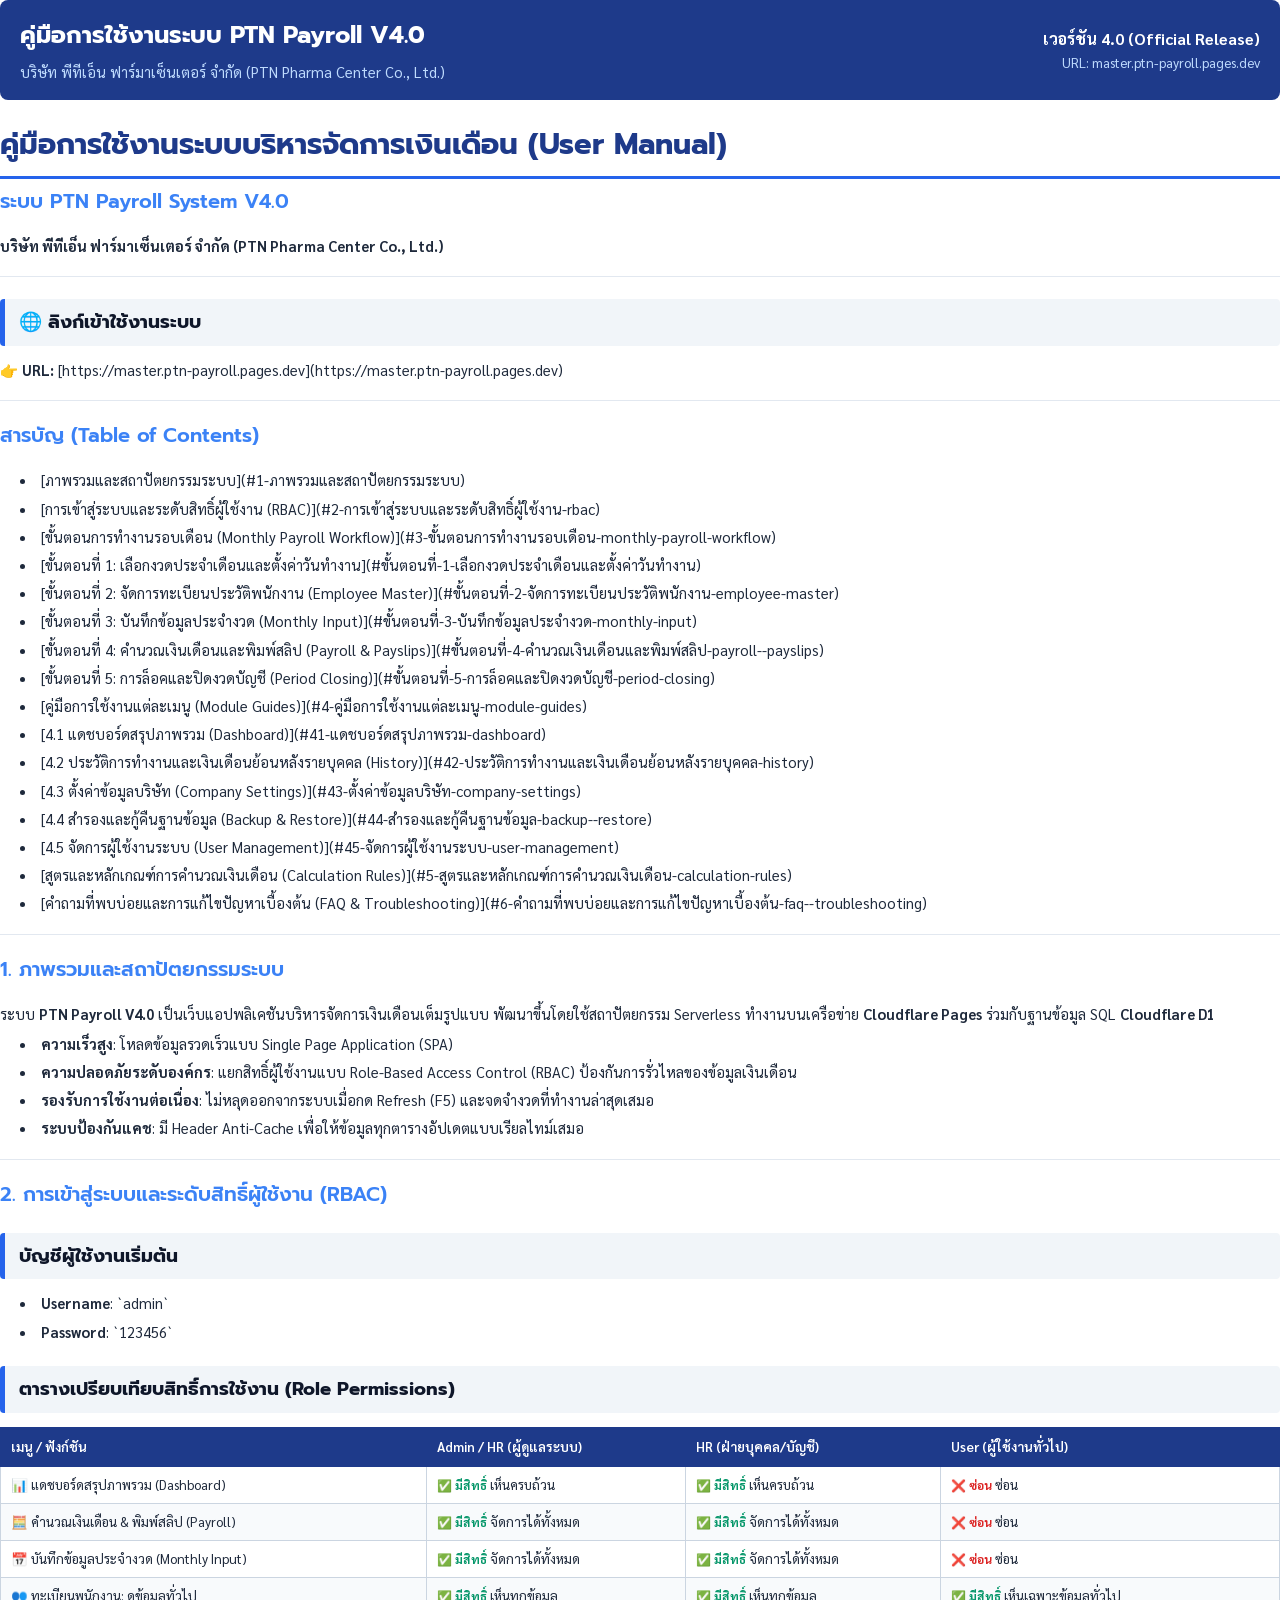
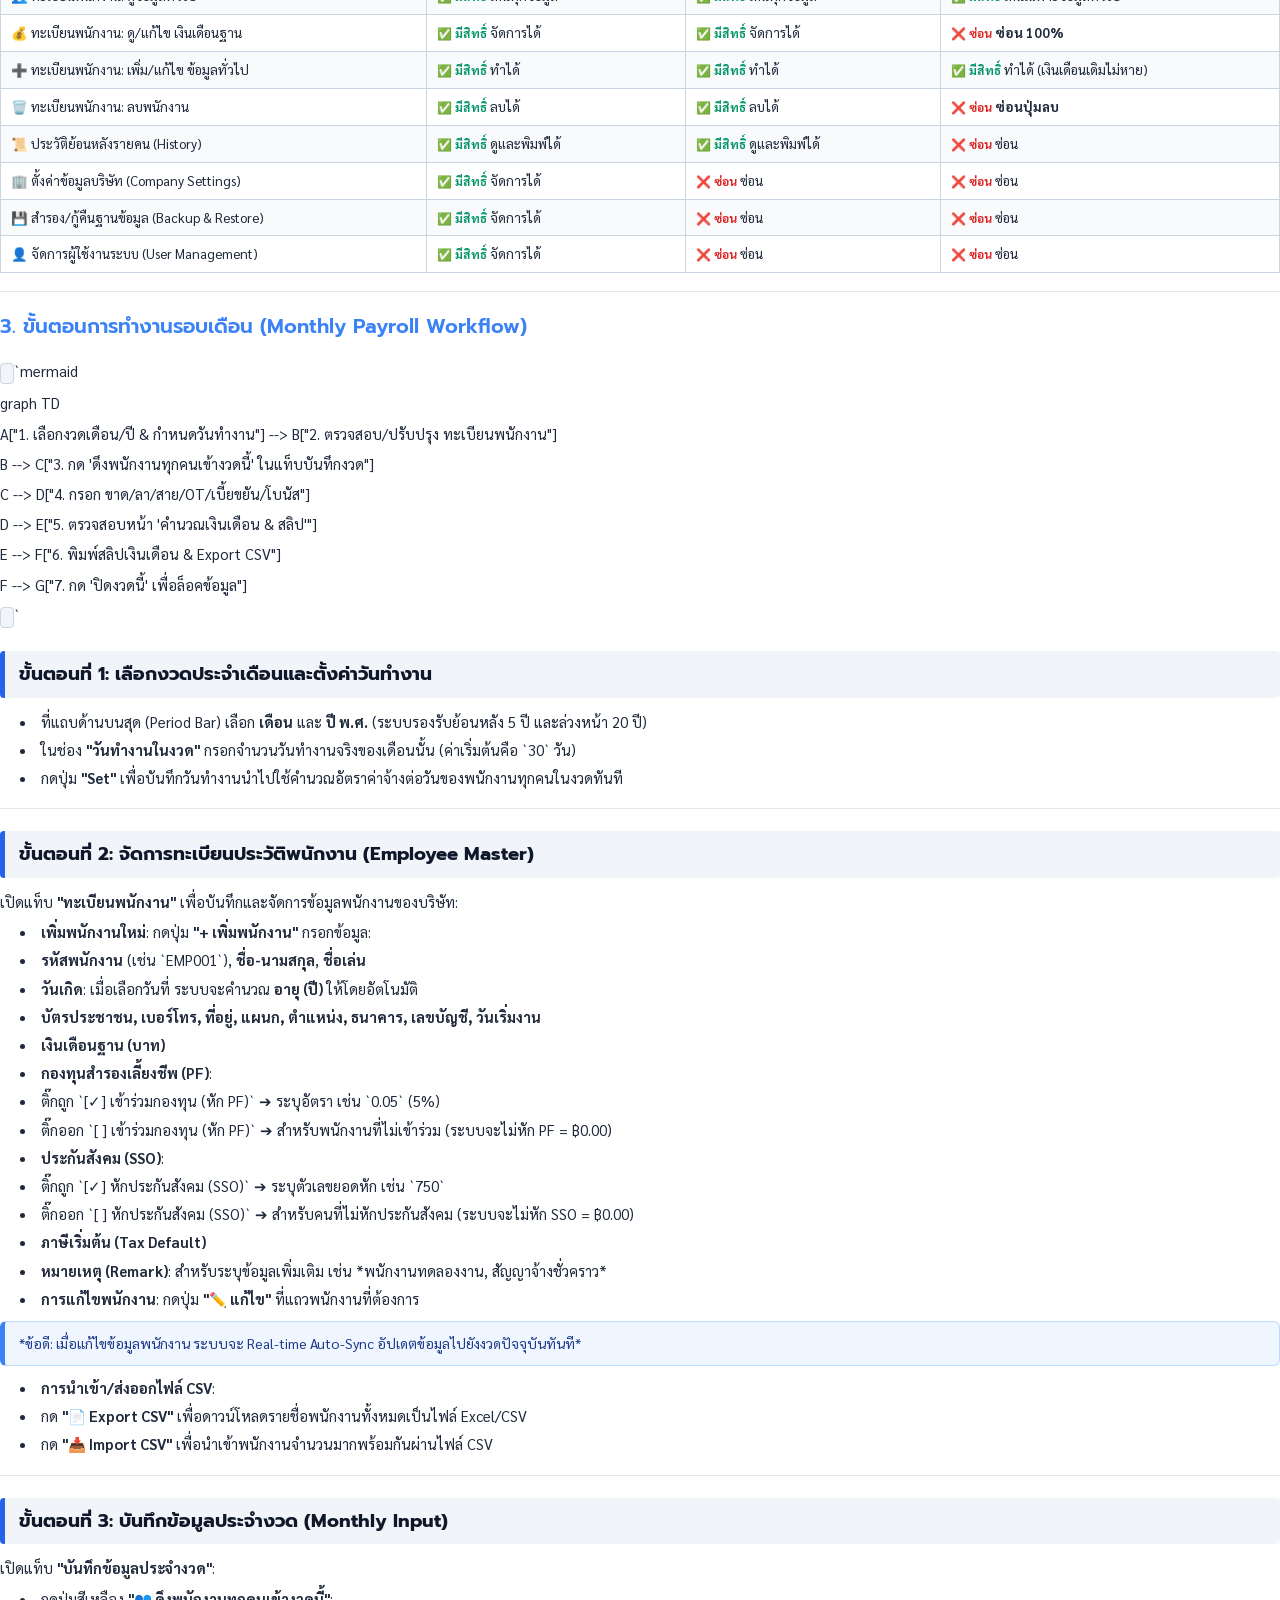
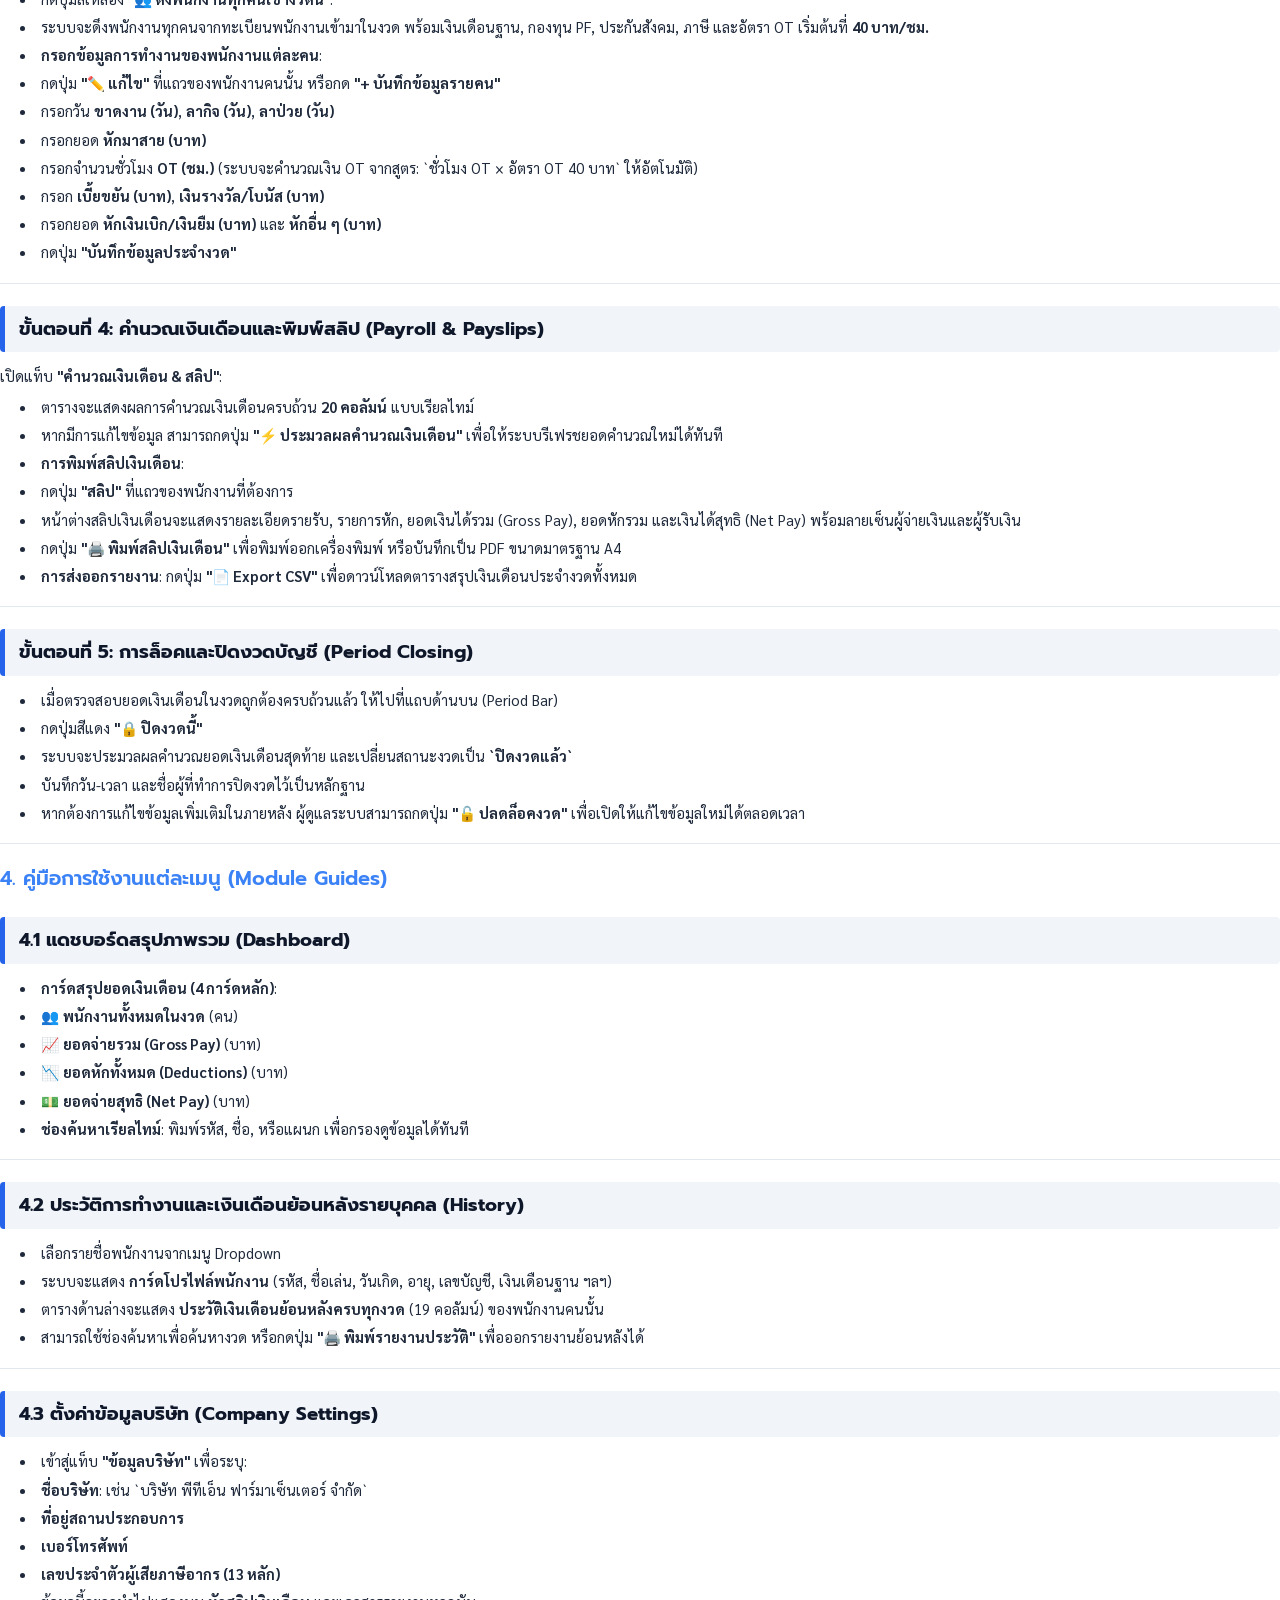
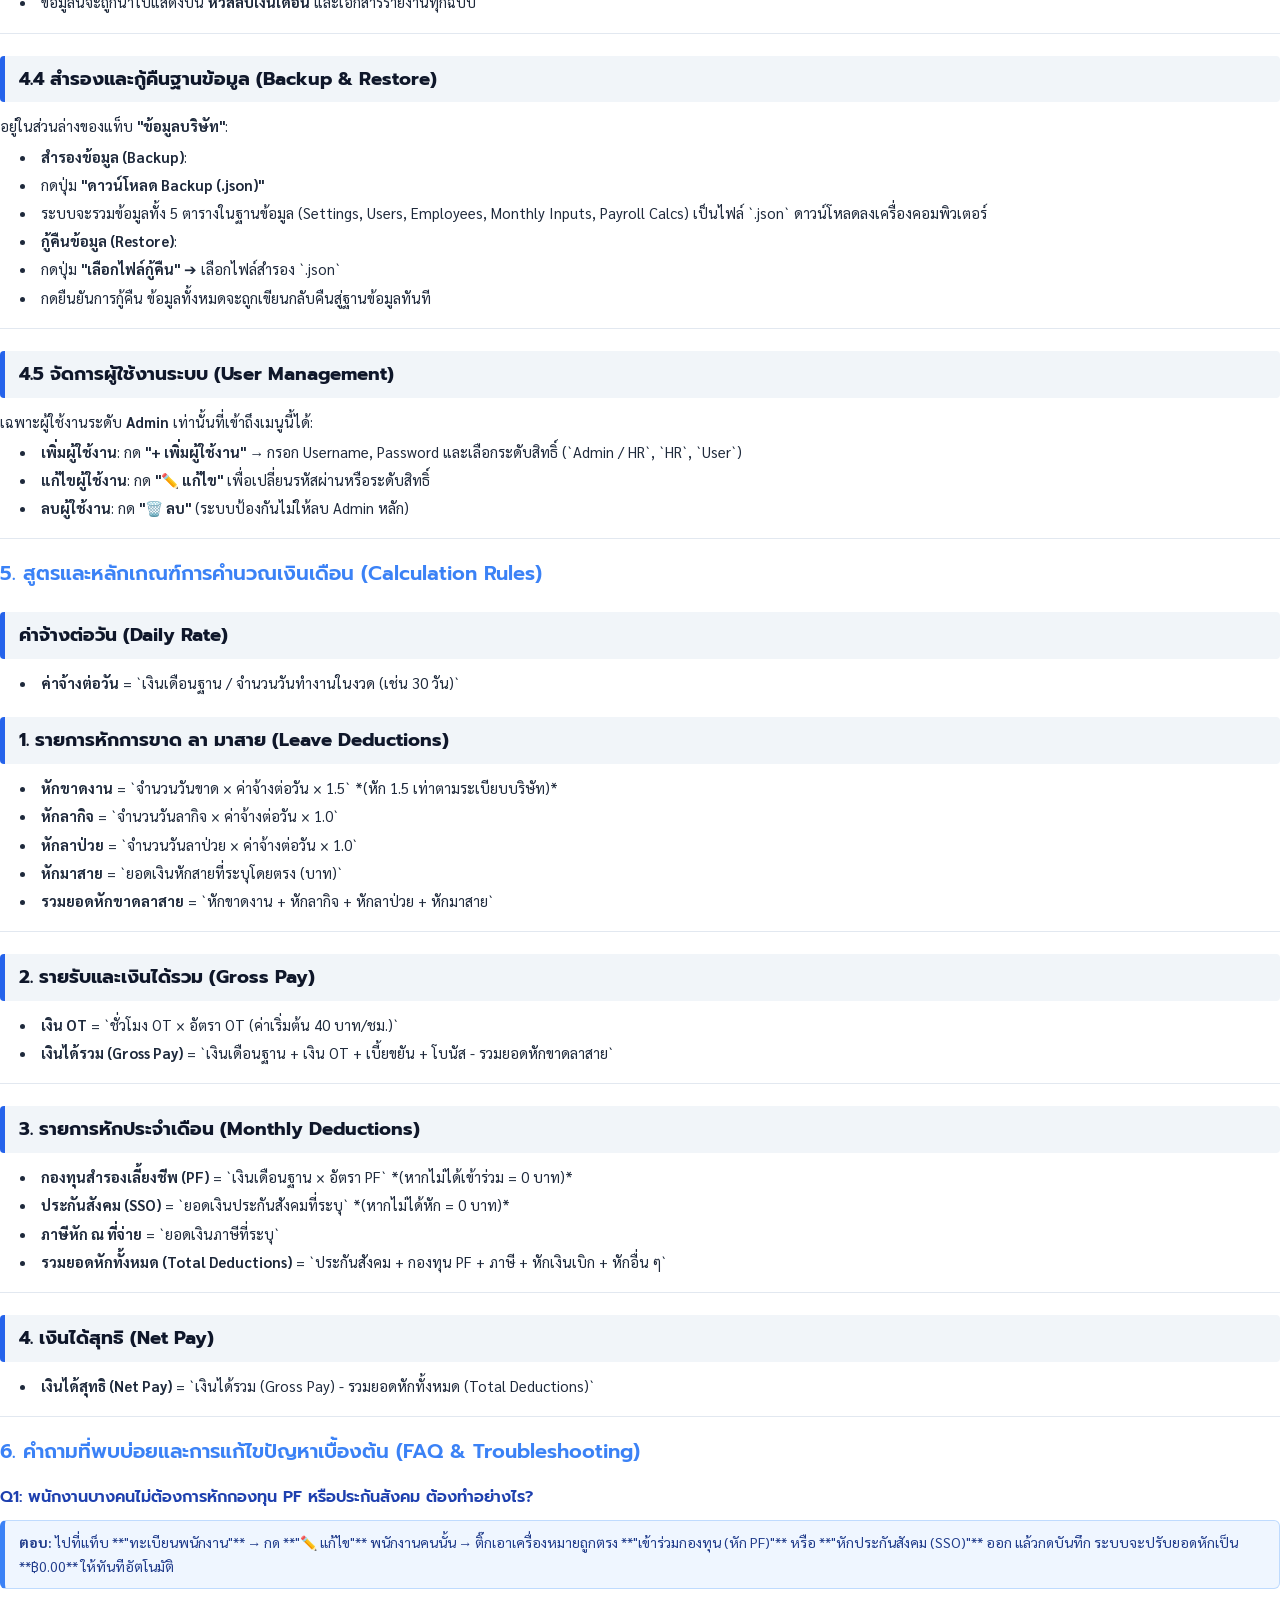
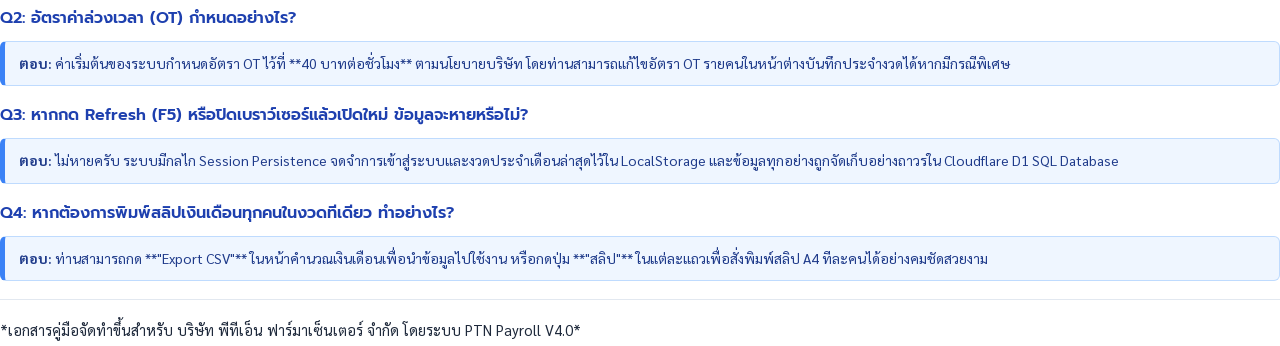
<file: manual_print.html>
<!DOCTYPE html>
<html lang="th">
<head>
  <meta charset="UTF-8">
  <title>คู่มือการใช้งาน PTN Payroll V4.0</title>
  <link rel="preconnect" href="https://fonts.googleapis.com">
  <link rel="preconnect" href="https://fonts.gstatic.com" crossorigin>
  <link href="https://fonts.googleapis.com/css2?family=Prompt:wght@300;400;500;600;700&family=Sarabun:wght@300;400;500;600;700&display=swap" rel="stylesheet">
  <style>
    @page {
      size: A4 portrait;
      margin: 15mm 15mm 15mm 15mm;
      @bottom-center {
        content: "หน้า " counter(page) " จาก " counter(pages);
        font-family: 'Sarabun', sans-serif;
        font-size: 10pt;
        color: #94a3b8;
      }
    }
    
    * {
      box-sizing: border-box;
      -webkit-print-color-adjust: exact !important;
      print-color-adjust: exact !important;
    }
    
    body {
      font-family: 'Sarabun', 'Prompt', 'Tahoma', sans-serif;
      font-size: 11pt;
      line-height: 1.65;
      color: #1e293b;
      background: #ffffff;
      margin: 0;
      padding: 0;
    }
    
    .doc-title {
      font-family: 'Prompt', sans-serif;
      font-size: 22pt;
      font-weight: 700;
      color: #1e3a8a;
      margin: 0 0 6px 0;
      padding-bottom: 8px;
      border-bottom: 3px solid #2563eb;
    }
    
    .doc-sub {
      font-family: 'Prompt', sans-serif;
      font-size: 15pt;
      font-weight: 600;
      color: #3b82f6;
      margin: 0 0 16px 0;
    }
    
    .sec-title {
      font-family: 'Prompt', sans-serif;
      font-size: 14pt;
      font-weight: 700;
      color: #0f172a;
      background: #f1f5f9;
      padding: 8px 14px;
      border-left: 5px solid #2563eb;
      border-radius: 4px;
      margin: 22px 0 12px 0;
      page-break-after: avoid;
    }
    
    .sub-sec-title {
      font-family: 'Prompt', sans-serif;
      font-size: 12pt;
      font-weight: 600;
      color: #1e40af;
      margin: 16px 0 8px 0;
      page-break-after: avoid;
    }
    
    .doc-p {
      margin: 6px 0;
    }
    
    .divider {
      border: none;
      border-top: 1px solid #e2e8f0;
      margin: 18px 0;
    }
    
    .callout-box {
      background: #eff6ff;
      border: 1.5px solid #bfdbfe;
      border-left: 5px solid #3b82f6;
      border-radius: 6px;
      padding: 10px 14px;
      margin: 10px 0;
      font-size: 10.5pt;
      color: #1e3a8a;
      page-break-inside: avoid;
    }
    
    .table-container {
      margin: 14px 0;
      page-break-inside: avoid;
    }
    
    .doc-table {
      width: 100%;
      border-collapse: collapse;
      font-size: 10pt;
    }
    
    .doc-table th {
      background: #1e3a8a;
      color: #ffffff;
      font-weight: 600;
      padding: 8px 10px;
      text-align: left;
      border: 1px solid #1e3a8a;
    }
    
    .doc-table td {
      padding: 7px 10px;
      border: 1px solid #cbd5e1;
      vertical-align: middle;
    }
    
    .doc-table tr:nth-child(even) {
      background: #f8fafc;
    }
    
    .badge-yes {
      color: #059669;
      font-weight: 700;
      font-size: 9pt;
    }
    
    .badge-no {
      color: #dc2626;
      font-weight: 700;
      font-size: 9pt;
    }
    
    .doc-li, .doc-num-li {
      margin: 4px 0 4px 20px;
    }
    
    code {
      background: #f1f5f9;
      color: #0f172a;
      font-family: 'Consolas', monospace;
      padding: 2px 6px;
      border-radius: 4px;
      font-size: 9.5pt;
      border: 1px solid #cbd5e1;
    }
    
    .header-box {
      display: flex;
      justify-content: space-between;
      align-items: center;
      background: #1e3a8a;
      color: #ffffff;
      padding: 16px 20px;
      border-radius: 8px;
      margin-bottom: 20px;
    }
    
    .header-box h2 {
      margin: 0;
      font-family: 'Prompt', sans-serif;
      font-size: 18pt;
    }
    
    .header-box p {
      margin: 4px 0 0 0;
      font-size: 11pt;
      color: #bfdbfe;
    }
  </style>
</head>
<body>
  <div class="header-box">
    <div>
      <h2>คู่มือการใช้งานระบบ PTN Payroll V4.0</h2>
      <p>บริษัท พีทีเอ็น ฟาร์มาเซ็นเตอร์ จำกัด (PTN Pharma Center Co., Ltd.)</p>
    </div>
    <div style="text-align:right">
      <div style="font-size:12pt;font-weight:700">เวอร์ชัน 4.0 (Official Release)</div>
      <div style="font-size:10pt;color:#bfdbfe">URL: master.ptn-payroll.pages.dev</div>
    </div>
  </div>

  <h1 class="doc-title">คู่มือการใช้งานระบบบริหารจัดการเงินเดือน (User Manual)</h1>
<h2 class="doc-sub">ระบบ PTN Payroll System V4.0</h2>
<p class="doc-p"><strong>บริษัท พีทีเอ็น ฟาร์มาเซ็นเตอร์ จำกัด (PTN Pharma Center Co., Ltd.)</strong></p>
<hr class="divider">
<h3 class="sec-title">🌐 ลิงก์เข้าใช้งานระบบ</h3>
<p class="doc-p">👉 <strong>URL:</strong> [https://master.ptn-payroll.pages.dev](https://master.ptn-payroll.pages.dev)</p>
<hr class="divider">
<h2 class="doc-sub">สารบัญ (Table of Contents)</h2>
<li class="doc-num-li">[ภาพรวมและสถาปัตยกรรมระบบ](#1-ภาพรวมและสถาปัตยกรรมระบบ)</li>
<li class="doc-num-li">[การเข้าสู่ระบบและระดับสิทธิ์ผู้ใช้งาน (RBAC)](#2-การเข้าสู่ระบบและระดับสิทธิ์ผู้ใช้งาน-rbac)</li>
<li class="doc-num-li">[ขั้นตอนการทำงานรอบเดือน (Monthly Payroll Workflow)](#3-ขั้นตอนการทำงานรอบเดือน-monthly-payroll-workflow)</li>
<li class="doc-li">[ขั้นตอนที่ 1: เลือกงวดประจำเดือนและตั้งค่าวันทำงาน](#ขั้นตอนที่-1-เลือกงวดประจำเดือนและตั้งค่าวันทำงาน)</li>
<li class="doc-li">[ขั้นตอนที่ 2: จัดการทะเบียนประวัติพนักงาน (Employee Master)](#ขั้นตอนที่-2-จัดการทะเบียนประวัติพนักงาน-employee-master)</li>
<li class="doc-li">[ขั้นตอนที่ 3: บันทึกข้อมูลประจำงวด (Monthly Input)](#ขั้นตอนที่-3-บันทึกข้อมูลประจำงวด-monthly-input)</li>
<li class="doc-li">[ขั้นตอนที่ 4: คำนวณเงินเดือนและพิมพ์สลิป (Payroll & Payslips)](#ขั้นตอนที่-4-คำนวณเงินเดือนและพิมพ์สลิป-payroll--payslips)</li>
<li class="doc-li">[ขั้นตอนที่ 5: การล็อคและปิดงวดบัญชี (Period Closing)](#ขั้นตอนที่-5-การล็อคและปิดงวดบัญชี-period-closing)</li>
<li class="doc-num-li">[คู่มือการใช้งานแต่ละเมนู (Module Guides)](#4-คู่มือการใช้งานแต่ละเมนู-module-guides)</li>
<li class="doc-li">[4.1 แดชบอร์ดสรุปภาพรวม (Dashboard)](#41-แดชบอร์ดสรุปภาพรวม-dashboard)</li>
<li class="doc-li">[4.2 ประวัติการทำงานและเงินเดือนย้อนหลังรายบุคคล (History)](#42-ประวัติการทำงานและเงินเดือนย้อนหลังรายบุคคล-history)</li>
<li class="doc-li">[4.3 ตั้งค่าข้อมูลบริษัท (Company Settings)](#43-ตั้งค่าข้อมูลบริษัท-company-settings)</li>
<li class="doc-li">[4.4 สำรองและกู้คืนฐานข้อมูล (Backup & Restore)](#44-สำรองและกู้คืนฐานข้อมูล-backup--restore)</li>
<li class="doc-li">[4.5 จัดการผู้ใช้งานระบบ (User Management)](#45-จัดการผู้ใช้งานระบบ-user-management)</li>
<li class="doc-num-li">[สูตรและหลักเกณฑ์การคำนวณเงินเดือน (Calculation Rules)](#5-สูตรและหลักเกณฑ์การคำนวณเงินเดือน-calculation-rules)</li>
<li class="doc-num-li">[คำถามที่พบบ่อยและการแก้ไขปัญหาเบื้องต้น (FAQ & Troubleshooting)](#6-คำถามที่พบบ่อยและการแก้ไขปัญหาเบื้องต้น-faq--troubleshooting)</li>
<hr class="divider">
<h2 class="doc-sub">1. ภาพรวมและสถาปัตยกรรมระบบ</h2>
<p class="doc-p">ระบบ <strong>PTN Payroll V4.0</strong> เป็นเว็บแอปพลิเคชันบริหารจัดการเงินเดือนเต็มรูปแบบ พัฒนาขึ้นโดยใช้สถาปัตยกรรม Serverless ทำงานบนเครือข่าย <strong>Cloudflare Pages</strong> ร่วมกับฐานข้อมูล SQL <strong>Cloudflare D1</strong></p>
<li class="doc-li"><strong>ความเร็วสูง</strong>: โหลดข้อมูลรวดเร็วแบบ Single Page Application (SPA)</li>
<li class="doc-li"><strong>ความปลอดภัยระดับองค์กร</strong>: แยกสิทธิ์ผู้ใช้งานแบบ Role-Based Access Control (RBAC) ป้องกันการรั่วไหลของข้อมูลเงินเดือน</li>
<li class="doc-li"><strong>รองรับการใช้งานต่อเนื่อง</strong>: ไม่หลุดออกจากระบบเมื่อกด Refresh (F5) และจดจำงวดที่ทำงานล่าสุดเสมอ</li>
<li class="doc-li"><strong>ระบบป้องกันแคช</strong>: มี Header Anti-Cache เพื่อให้ข้อมูลทุกตารางอัปเดตแบบเรียลไทม์เสมอ</li>
<hr class="divider">
<h2 class="doc-sub">2. การเข้าสู่ระบบและระดับสิทธิ์ผู้ใช้งาน (RBAC)</h2>
<h3 class="sec-title">บัญชีผู้ใช้งานเริ่มต้น</h3>
<li class="doc-li"><strong>Username</strong>: `admin`</li>
<li class="doc-li"><strong>Password</strong>: `123456`</li>
<h3 class="sec-title">ตารางเปรียบเทียบสิทธิ์การใช้งาน (Role Permissions)</h3>
<div class="table-container"><table class="doc-table"><thead><tr>
<th>เมนู / ฟังก์ชัน</th>
<th>Admin / HR (ผู้ดูแลระบบ)</th>
<th>HR (ฝ่ายบุคคล/บัญชี)</th>
<th>User (ผู้ใช้งานทั่วไป)</th>
</tr></thead><tbody>
<tr>
<td>📊 แดชบอร์ดสรุปภาพรวม (Dashboard)</td>
<td><span class="badge-yes">✅ มีสิทธิ์</span> เห็นครบถ้วน</td>
<td><span class="badge-yes">✅ มีสิทธิ์</span> เห็นครบถ้วน</td>
<td><span class="badge-no">❌ ซ่อน</span> ซ่อน</td>
</tr>
<tr>
<td>🧮 คำนวณเงินเดือน & พิมพ์สลิป (Payroll)</td>
<td><span class="badge-yes">✅ มีสิทธิ์</span> จัดการได้ทั้งหมด</td>
<td><span class="badge-yes">✅ มีสิทธิ์</span> จัดการได้ทั้งหมด</td>
<td><span class="badge-no">❌ ซ่อน</span> ซ่อน</td>
</tr>
<tr>
<td>📅 บันทึกข้อมูลประจำงวด (Monthly Input)</td>
<td><span class="badge-yes">✅ มีสิทธิ์</span> จัดการได้ทั้งหมด</td>
<td><span class="badge-yes">✅ มีสิทธิ์</span> จัดการได้ทั้งหมด</td>
<td><span class="badge-no">❌ ซ่อน</span> ซ่อน</td>
</tr>
<tr>
<td>👥 ทะเบียนพนักงาน: ดูข้อมูลทั่วไป</td>
<td><span class="badge-yes">✅ มีสิทธิ์</span> เห็นทุกข้อมูล</td>
<td><span class="badge-yes">✅ มีสิทธิ์</span> เห็นทุกข้อมูล</td>
<td><span class="badge-yes">✅ มีสิทธิ์</span> เห็นเฉพาะข้อมูลทั่วไป</td>
</tr>
<tr>
<td>💰 ทะเบียนพนักงาน: ดู/แก้ไข เงินเดือนฐาน</td>
<td><span class="badge-yes">✅ มีสิทธิ์</span> จัดการได้</td>
<td><span class="badge-yes">✅ มีสิทธิ์</span> จัดการได้</td>
<td><span class="badge-no">❌ ซ่อน</span> <strong>ซ่อน 100%</strong></td>
</tr>
<tr>
<td>➕ ทะเบียนพนักงาน: เพิ่ม/แก้ไข ข้อมูลทั่วไป</td>
<td><span class="badge-yes">✅ มีสิทธิ์</span> ทำได้</td>
<td><span class="badge-yes">✅ มีสิทธิ์</span> ทำได้</td>
<td><span class="badge-yes">✅ มีสิทธิ์</span> ทำได้ (เงินเดือนเดิมไม่หาย)</td>
</tr>
<tr>
<td>🗑️ ทะเบียนพนักงาน: ลบพนักงาน</td>
<td><span class="badge-yes">✅ มีสิทธิ์</span> ลบได้</td>
<td><span class="badge-yes">✅ มีสิทธิ์</span> ลบได้</td>
<td><span class="badge-no">❌ ซ่อน</span> <strong>ซ่อนปุ่มลบ</strong></td>
</tr>
<tr>
<td>📜 ประวัติย้อนหลังรายคน (History)</td>
<td><span class="badge-yes">✅ มีสิทธิ์</span> ดูและพิมพ์ได้</td>
<td><span class="badge-yes">✅ มีสิทธิ์</span> ดูและพิมพ์ได้</td>
<td><span class="badge-no">❌ ซ่อน</span> ซ่อน</td>
</tr>
<tr>
<td>🏢 ตั้งค่าข้อมูลบริษัท (Company Settings)</td>
<td><span class="badge-yes">✅ มีสิทธิ์</span> จัดการได้</td>
<td><span class="badge-no">❌ ซ่อน</span> ซ่อน</td>
<td><span class="badge-no">❌ ซ่อน</span> ซ่อน</td>
</tr>
<tr>
<td>💾 สำรอง/กู้คืนฐานข้อมูล (Backup & Restore)</td>
<td><span class="badge-yes">✅ มีสิทธิ์</span> จัดการได้</td>
<td><span class="badge-no">❌ ซ่อน</span> ซ่อน</td>
<td><span class="badge-no">❌ ซ่อน</span> ซ่อน</td>
</tr>
<tr>
<td><span style="color:#475569">👤</span> จัดการผู้ใช้งานระบบ (User Management)</td>
<td><span class="badge-yes">✅ มีสิทธิ์</span> จัดการได้</td>
<td><span class="badge-no">❌ ซ่อน</span> ซ่อน</td>
<td><span class="badge-no">❌ ซ่อน</span> ซ่อน</td>
</tr>
</tbody></table></div>
<hr class="divider">
<h2 class="doc-sub">3. ขั้นตอนการทำงานรอบเดือน (Monthly Payroll Workflow)</h2>
<p class="doc-p"><code></code>`mermaid</p>
<p class="doc-p">graph TD</p>
<p class="doc-p">A["1. เลือกงวดเดือน/ปี & กำหนดวันทำงาน"] --> B["2. ตรวจสอบ/ปรับปรุง ทะเบียนพนักงาน"]</p>
<p class="doc-p">B --> C["3. กด 'ดึงพนักงานทุกคนเข้างวดนี้' ในแท็บบันทึกงวด"]</p>
<p class="doc-p">C --> D["4. กรอก ขาด/ลา/สาย/OT/เบี้ยขยัน/โบนัส"]</p>
<p class="doc-p">D --> E["5. ตรวจสอบหน้า 'คำนวณเงินเดือน & สลิป'"]</p>
<p class="doc-p">E --> F["6. พิมพ์สลิปเงินเดือน & Export CSV"]</p>
<p class="doc-p">F --> G["7. กด 'ปิดงวดนี้' เพื่อล็อคข้อมูล"]</p>
<p class="doc-p"><code></code>`</p>
<h3 class="sec-title">ขั้นตอนที่ 1: เลือกงวดประจำเดือนและตั้งค่าวันทำงาน</h3>
<li class="doc-num-li">ที่แถบด้านบนสุด (Period Bar) เลือก <strong>เดือน</strong> และ <strong>ปี พ.ศ.</strong> (ระบบรองรับย้อนหลัง 5 ปี และล่วงหน้า 20 ปี)</li>
<li class="doc-num-li">ในช่อง <strong>"วันทำงานในงวด"</strong> กรอกจำนวนวันทำงานจริงของเดือนนั้น (ค่าเริ่มต้นคือ `30` วัน)</li>
<li class="doc-num-li">กดปุ่ม <strong>"Set"</strong> เพื่อบันทึกวันทำงานนำไปใช้คำนวณอัตราค่าจ้างต่อวันของพนักงานทุกคนในงวดทันที</li>
<hr class="divider">
<h3 class="sec-title">ขั้นตอนที่ 2: จัดการทะเบียนประวัติพนักงาน (Employee Master)</h3>
<p class="doc-p">เปิดแท็บ <strong>"ทะเบียนพนักงาน"</strong> เพื่อบันทึกและจัดการข้อมูลพนักงานของบริษัท:</p>
<li class="doc-num-li"><strong>เพิ่มพนักงานใหม่</strong>: กดปุ่ม <strong>"+ เพิ่มพนักงาน"</strong> กรอกข้อมูล:</li>
<li class="doc-li"><strong>รหัสพนักงาน</strong> (เช่น `EMP001`), <strong>ชื่อ-นามสกุล</strong>, <strong>ชื่อเล่น</strong></li>
<li class="doc-li"><strong>วันเกิด</strong>: เมื่อเลือกวันที่ ระบบจะคำนวณ <strong>อายุ (ปี)</strong> ให้โดยอัตโนมัติ</li>
<li class="doc-li"><strong>บัตรประชาชน, เบอร์โทร, ที่อยู่, แผนก, ตำแหน่ง, ธนาคาร, เลขบัญชี, วันเริ่มงาน</strong></li>
<li class="doc-li"><strong>เงินเดือนฐาน (บาท)</strong></li>
<li class="doc-li"><strong>กองทุนสำรองเลี้ยงชีพ (PF)</strong>:</li>
<li class="doc-li">ติ๊กถูก `[✓] เข้าร่วมกองทุน (หัก PF)` ➔ ระบุอัตรา เช่น `0.05` (5%)</li>
<li class="doc-li">ติ๊กออก `[ ] เข้าร่วมกองทุน (หัก PF)` ➔ สำหรับพนักงานที่ไม่เข้าร่วม (ระบบจะไม่หัก PF = ฿0.00)</li>
<li class="doc-li"><strong>ประกันสังคม (SSO)</strong>:</li>
<li class="doc-li">ติ๊กถูก `[✓] หักประกันสังคม (SSO)` ➔ ระบุตัวเลขยอดหัก เช่น `750`</li>
<li class="doc-li">ติ๊กออก `[ ] หักประกันสังคม (SSO)` ➔ สำหรับคนที่ไม่หักประกันสังคม (ระบบจะไม่หัก SSO = ฿0.00)</li>
<li class="doc-li"><strong>ภาษีเริ่มต้น (Tax Default)</strong></li>
<li class="doc-li"><strong>หมายเหตุ (Remark)</strong>: สำหรับระบุข้อมูลเพิ่มเติม เช่น *พนักงานทดลองงาน, สัญญาจ้างชั่วคราว*</li>
<li class="doc-num-li"><strong>การแก้ไขพนักงาน</strong>: กดปุ่ม <strong>"✏️ แก้ไข"</strong> ที่แถวพนักงานที่ต้องการ</li>
<div class="callout-box">*ข้อดี: เมื่อแก้ไขข้อมูลพนักงาน ระบบจะ Real-time Auto-Sync อัปเดตข้อมูลไปยังงวดปัจจุบันทันที*</div>
<li class="doc-num-li"><strong>การนำเข้า/ส่งออกไฟล์ CSV</strong>:</li>
<li class="doc-li">กด <strong>"📄 Export CSV"</strong> เพื่อดาวน์โหลดรายชื่อพนักงานทั้งหมดเป็นไฟล์ Excel/CSV</li>
<li class="doc-li">กด <strong>"📥 Import CSV"</strong> เพื่อนำเข้าพนักงานจำนวนมากพร้อมกันผ่านไฟล์ CSV</li>
<hr class="divider">
<h3 class="sec-title">ขั้นตอนที่ 3: บันทึกข้อมูลประจำงวด (Monthly Input)</h3>
<p class="doc-p">เปิดแท็บ <strong>"บันทึกข้อมูลประจำงวด"</strong>:</p>
<li class="doc-num-li">กดปุ่มสีเหลือง <strong>"👥 ดึงพนักงานทุกคนเข้างวดนี้"</strong>:</li>
<li class="doc-li">ระบบจะดึงพนักงานทุกคนจากทะเบียนพนักงานเข้ามาในงวด พร้อมเงินเดือนฐาน, กองทุน PF, ประกันสังคม, ภาษี และอัตรา OT เริ่มต้นที่ <strong>40 บาท/ชม.</strong></li>
<li class="doc-num-li"><strong>กรอกข้อมูลการทำงานของพนักงานแต่ละคน</strong>:</li>
<li class="doc-li">กดปุ่ม <strong>"✏️ แก้ไข"</strong> ที่แถวของพนักงานคนนั้น หรือกด <strong>"+ บันทึกข้อมูลรายคน"</strong></li>
<li class="doc-li">กรอกวัน <strong>ขาดงาน (วัน)</strong>, <strong>ลากิจ (วัน)</strong>, <strong>ลาป่วย (วัน)</strong></li>
<li class="doc-li">กรอกยอด <strong>หักมาสาย (บาท)</strong></li>
<li class="doc-li">กรอกจำนวนชั่วโมง <strong>OT (ชม.)</strong> (ระบบจะคำนวณเงิน OT จากสูตร: `ชั่วโมง OT × อัตรา OT 40 บาท` ให้อัตโนมัติ)</li>
<li class="doc-li">กรอก <strong>เบี้ยขยัน (บาท)</strong>, <strong>เงินรางวัล/โบนัส (บาท)</strong></li>
<li class="doc-li">กรอกยอด <strong>หักเงินเบิก/เงินยืม (บาท)</strong> และ <strong>หักอื่น ๆ (บาท)</strong></li>
<li class="doc-li">กดปุ่ม <strong>"บันทึกข้อมูลประจำงวด"</strong></li>
<hr class="divider">
<h3 class="sec-title">ขั้นตอนที่ 4: คำนวณเงินเดือนและพิมพ์สลิป (Payroll & Payslips)</h3>
<p class="doc-p">เปิดแท็บ <strong>"คำนวณเงินเดือน & สลิป"</strong>:</p>
<li class="doc-num-li">ตารางจะแสดงผลการคำนวณเงินเดือนครบถ้วน <strong>20 คอลัมน์</strong> แบบเรียลไทม์</li>
<li class="doc-num-li">หากมีการแก้ไขข้อมูล สามารถกดปุ่ม <strong>"⚡ ประมวลผลคำนวณเงินเดือน"</strong> เพื่อให้ระบบรีเฟรชยอดคำนวณใหม่ได้ทันที</li>
<li class="doc-num-li"><strong>การพิมพ์สลิปเงินเดือน</strong>:</li>
<li class="doc-li">กดปุ่ม <strong>"สลิป"</strong> ที่แถวของพนักงานที่ต้องการ</li>
<li class="doc-li">หน้าต่างสลิปเงินเดือนจะแสดงรายละเอียดรายรับ, รายการหัก, ยอดเงินได้รวม (Gross Pay), ยอดหักรวม และเงินได้สุทธิ (Net Pay) พร้อมลายเซ็นผู้จ่ายเงินและผู้รับเงิน</li>
<li class="doc-li">กดปุ่ม <strong>"🖨️ พิมพ์สลิปเงินเดือน"</strong> เพื่อพิมพ์ออกเครื่องพิมพ์ หรือบันทึกเป็น PDF ขนาดมาตรฐาน A4</li>
<li class="doc-num-li"><strong>การส่งออกรายงาน</strong>: กดปุ่ม <strong>"📄 Export CSV"</strong> เพื่อดาวน์โหลดตารางสรุปเงินเดือนประจำงวดทั้งหมด</li>
<hr class="divider">
<h3 class="sec-title">ขั้นตอนที่ 5: การล็อคและปิดงวดบัญชี (Period Closing)</h3>
<li class="doc-num-li">เมื่อตรวจสอบยอดเงินเดือนในงวดถูกต้องครบถ้วนแล้ว ให้ไปที่แถบด้านบน (Period Bar)</li>
<li class="doc-num-li">กดปุ่มสีแดง <strong>"🔒 ปิดงวดนี้"</strong></li>
<li class="doc-li">ระบบจะประมวลผลคำนวณยอดเงินเดือนสุดท้าย และเปลี่ยนสถานะงวดเป็น <strong>`ปิดงวดแล้ว`</strong></li>
<li class="doc-li">บันทึกวัน-เวลา และชื่อผู้ที่ทำการปิดงวดไว้เป็นหลักฐาน</li>
<li class="doc-num-li">หากต้องการแก้ไขข้อมูลเพิ่มเติมในภายหลัง ผู้ดูแลระบบสามารถกดปุ่ม <strong>"🔓 ปลดล็อคงวด"</strong> เพื่อเปิดให้แก้ไขข้อมูลใหม่ได้ตลอดเวลา</li>
<hr class="divider">
<h2 class="doc-sub">4. คู่มือการใช้งานแต่ละเมนู (Module Guides)</h2>
<h3 class="sec-title">4.1 แดชบอร์ดสรุปภาพรวม (Dashboard)</h3>
<li class="doc-li"><strong>การ์ดสรุปยอดเงินเดือน (4 การ์ดหลัก)</strong>:</li>
<li class="doc-num-li">👥 <strong>พนักงานทั้งหมดในงวด</strong> (คน)</li>
<li class="doc-num-li">📈 <strong>ยอดจ่ายรวม (Gross Pay)</strong> (บาท)</li>
<li class="doc-num-li">📉 <strong>ยอดหักทั้งหมด (Deductions)</strong> (บาท)</li>
<li class="doc-num-li">💵 <strong>ยอดจ่ายสุทธิ (Net Pay)</strong> (บาท)</li>
<li class="doc-li"><strong>ช่องค้นหาเรียลไทม์</strong>: พิมพ์รหัส, ชื่อ, หรือแผนก เพื่อกรองดูข้อมูลได้ทันที</li>
<hr class="divider">
<h3 class="sec-title">4.2 ประวัติการทำงานและเงินเดือนย้อนหลังรายบุคคล (History)</h3>
<li class="doc-num-li">เลือกรายชื่อพนักงานจากเมนู Dropdown</li>
<li class="doc-num-li">ระบบจะแสดง <strong>การ์ดโปรไฟล์พนักงาน</strong> (รหัส, ชื่อเล่น, วันเกิด, อายุ, เลขบัญชี, เงินเดือนฐาน ฯลฯ)</li>
<li class="doc-num-li">ตารางด้านล่างจะแสดง <strong>ประวัติเงินเดือนย้อนหลังครบทุกงวด</strong> (19 คอลัมน์) ของพนักงานคนนั้น</li>
<li class="doc-num-li">สามารถใช้ช่องค้นหาเพื่อค้นหางวด หรือกดปุ่ม <strong>"🖨️ พิมพ์รายงานประวัติ"</strong> เพื่อออกรายงานย้อนหลังได้</li>
<hr class="divider">
<h3 class="sec-title">4.3 ตั้งค่าข้อมูลบริษัท (Company Settings)</h3>
<li class="doc-li">เข้าสู่แท็บ <strong>"ข้อมูลบริษัท"</strong> เพื่อระบุ:</li>
<li class="doc-li"><strong>ชื่อบริษัท</strong>: เช่น `บริษัท พีทีเอ็น ฟาร์มาเซ็นเตอร์ จำกัด`</li>
<li class="doc-li"><strong>ที่อยู่สถานประกอบการ</strong></li>
<li class="doc-li"><strong>เบอร์โทรศัพท์</strong></li>
<li class="doc-li"><strong>เลขประจำตัวผู้เสียภาษีอากร (13 หลัก)</strong></li>
<li class="doc-li">ข้อมูลนี้จะถูกนำไปแสดงบน <strong>หัวสลิปเงินเดือน</strong> และเอกสารรายงานทุกฉบับ</li>
<hr class="divider">
<h3 class="sec-title">4.4 สำรองและกู้คืนฐานข้อมูล (Backup & Restore)</h3>
<p class="doc-p">อยู่ในส่วนล่างของแท็บ <strong>"ข้อมูลบริษัท"</strong>:</p>
<li class="doc-num-li"><strong>สำรองข้อมูล (Backup)</strong>:</li>
<li class="doc-li">กดปุ่ม <strong>"ดาวน์โหลด Backup (.json)"</strong></li>
<li class="doc-li">ระบบจะรวมข้อมูลทั้ง 5 ตารางในฐานข้อมูล (Settings, Users, Employees, Monthly Inputs, Payroll Calcs) เป็นไฟล์ `.json` ดาวน์โหลดลงเครื่องคอมพิวเตอร์</li>
<li class="doc-num-li"><strong>กู้คืนข้อมูล (Restore)</strong>:</li>
<li class="doc-li">กดปุ่ม <strong>"เลือกไฟล์กู้คืน"</strong> ➔ เลือกไฟล์สำรอง `.json`</li>
<li class="doc-li">กดยืนยันการกู้คืน ข้อมูลทั้งหมดจะถูกเขียนกลับคืนสู่ฐานข้อมูลทันที</li>
<hr class="divider">
<h3 class="sec-title">4.5 จัดการผู้ใช้งานระบบ (User Management)</h3>
<p class="doc-p">เฉพาะผู้ใช้งานระดับ <strong>Admin</strong> เท่านั้นที่เข้าถึงเมนูนี้ได้:</p>
<li class="doc-num-li"><strong>เพิ่มผู้ใช้งาน</strong>: กด <strong>"+ เพิ่มผู้ใช้งาน"</strong> &rarr; กรอก Username, Password และเลือกระดับสิทธิ์ (`Admin / HR`, `HR`, `User`)</li>
<li class="doc-num-li"><strong>แก้ไขผู้ใช้งาน</strong>: กด <strong>"✏️ แก้ไข"</strong> เพื่อเปลี่ยนรหัสผ่านหรือระดับสิทธิ์</li>
<li class="doc-num-li"><strong>ลบผู้ใช้งาน</strong>: กด <strong>"🗑️ ลบ"</strong> (ระบบป้องกันไม่ให้ลบ Admin หลัก)</li>
<hr class="divider">
<h2 class="doc-sub">5. สูตรและหลักเกณฑ์การคำนวณเงินเดือน (Calculation Rules)</h2>
<h3 class="sec-title">ค่าจ้างต่อวัน (Daily Rate)</h3>
<li class="doc-li"><strong>ค่าจ้างต่อวัน</strong> = `เงินเดือนฐาน / จำนวนวันทำงานในงวด (เช่น 30 วัน)`</li>
<h3 class="sec-title">1. รายการหักการขาด ลา มาสาย (Leave Deductions)</h3>
<li class="doc-li"><strong>หักขาดงาน</strong> = `จำนวนวันขาด × ค่าจ้างต่อวัน × 1.5` *(หัก 1.5 เท่าตามระเบียบบริษัท)*</li>
<li class="doc-li"><strong>หักลากิจ</strong> = `จำนวนวันลากิจ × ค่าจ้างต่อวัน × 1.0`</li>
<li class="doc-li"><strong>หักลาป่วย</strong> = `จำนวนวันลาป่วย × ค่าจ้างต่อวัน × 1.0`</li>
<li class="doc-li"><strong>หักมาสาย</strong> = `ยอดเงินหักสายที่ระบุโดยตรง (บาท)`</li>
<li class="doc-li"><strong>รวมยอดหักขาดลาสาย</strong> = `หักขาดงาน + หักลากิจ + หักลาป่วย + หักมาสาย`</li>
<hr class="divider">
<h3 class="sec-title">2. รายรับและเงินได้รวม (Gross Pay)</h3>
<li class="doc-li"><strong>เงิน OT</strong> = `ชั่วโมง OT × อัตรา OT (ค่าเริ่มต้น 40 บาท/ชม.)`</li>
<li class="doc-li"><strong>เงินได้รวม (Gross Pay)</strong> = `เงินเดือนฐาน + เงิน OT + เบี้ยขยัน + โบนัส - รวมยอดหักขาดลาสาย`</li>
<hr class="divider">
<h3 class="sec-title">3. รายการหักประจำเดือน (Monthly Deductions)</h3>
<li class="doc-li"><strong>กองทุนสำรองเลี้ยงชีพ (PF)</strong> = `เงินเดือนฐาน × อัตรา PF` *(หากไม่ได้เข้าร่วม = 0 บาท)*</li>
<li class="doc-li"><strong>ประกันสังคม (SSO)</strong> = `ยอดเงินประกันสังคมที่ระบุ` *(หากไม่ได้หัก = 0 บาท)*</li>
<li class="doc-li"><strong>ภาษีหัก ณ ที่จ่าย</strong> = `ยอดเงินภาษีที่ระบุ`</li>
<li class="doc-li"><strong>รวมยอดหักทั้งหมด (Total Deductions)</strong> = `ประกันสังคม + กองทุน PF + ภาษี + หักเงินเบิก + หักอื่น ๆ`</li>
<hr class="divider">
<h3 class="sec-title">4. เงินได้สุทธิ (Net Pay)</h3>
<li class="doc-li"><strong>เงินได้สุทธิ (Net Pay)</strong> = `เงินได้รวม (Gross Pay) - รวมยอดหักทั้งหมด (Total Deductions)`</li>
<hr class="divider">
<h2 class="doc-sub">6. คำถามที่พบบ่อยและการแก้ไขปัญหาเบื้องต้น (FAQ & Troubleshooting)</h2>
<h4 class="sub-sec-title">Q1: พนักงานบางคนไม่ต้องการหักกองทุน PF หรือประกันสังคม ต้องทำอย่างไร?</h4>
<div class="callout-box"><strong>ตอบ:</strong> ไปที่แท็บ **"ทะเบียนพนักงาน"** &rarr; กด **"✏️ แก้ไข"** พนักงานคนนั้น &rarr; ติ๊กเอาเครื่องหมายถูกตรง **"เข้าร่วมกองทุน (หัก PF)"** หรือ **"หักประกันสังคม (SSO)"** ออก แล้วกดบันทึก ระบบจะปรับยอดหักเป็น **฿0.00** ให้ทันทีอัตโนมัติ</div>
<h4 class="sub-sec-title">Q2: อัตราค่าล่วงเวลา (OT) กำหนดอย่างไร?</h4>
<div class="callout-box"><strong>ตอบ:</strong> ค่าเริ่มต้นของระบบกำหนดอัตรา OT ไว้ที่ **40 บาทต่อชั่วโมง** ตามนโยบายบริษัท โดยท่านสามารถแก้ไขอัตรา OT รายคนในหน้าต่างบันทึกประจำงวดได้หากมีกรณีพิเศษ</div>
<h4 class="sub-sec-title">Q3: หากกด Refresh (F5) หรือปิดเบราว์เซอร์แล้วเปิดใหม่ ข้อมูลจะหายหรือไม่?</h4>
<div class="callout-box"><strong>ตอบ:</strong> ไม่หายครับ ระบบมีกลไก Session Persistence จดจำการเข้าสู่ระบบและงวดประจำเดือนล่าสุดไว้ใน LocalStorage และข้อมูลทุกอย่างถูกจัดเก็บอย่างถาวรใน Cloudflare D1 SQL Database</div>
<h4 class="sub-sec-title">Q4: หากต้องการพิมพ์สลิปเงินเดือนทุกคนในงวดทีเดียว ทำอย่างไร?</h4>
<div class="callout-box"><strong>ตอบ:</strong> ท่านสามารถกด **"Export CSV"** ในหน้าคำนวณเงินเดือนเพื่อนำข้อมูลไปใช้งาน หรือกดปุ่ม **"สลิป"** ในแต่ละแถวเพื่อสั่งพิมพ์สลิป A4 ทีละคนได้อย่างคมชัดสวยงาม</div>
<hr class="divider">
<p class="doc-p">*เอกสารคู่มือจัดทำขึ้นสำหรับ บริษัท พีทีเอ็น ฟาร์มาเซ็นเตอร์ จำกัด โดยระบบ PTN Payroll V4.0*</p>
</body>
</html>
</file>
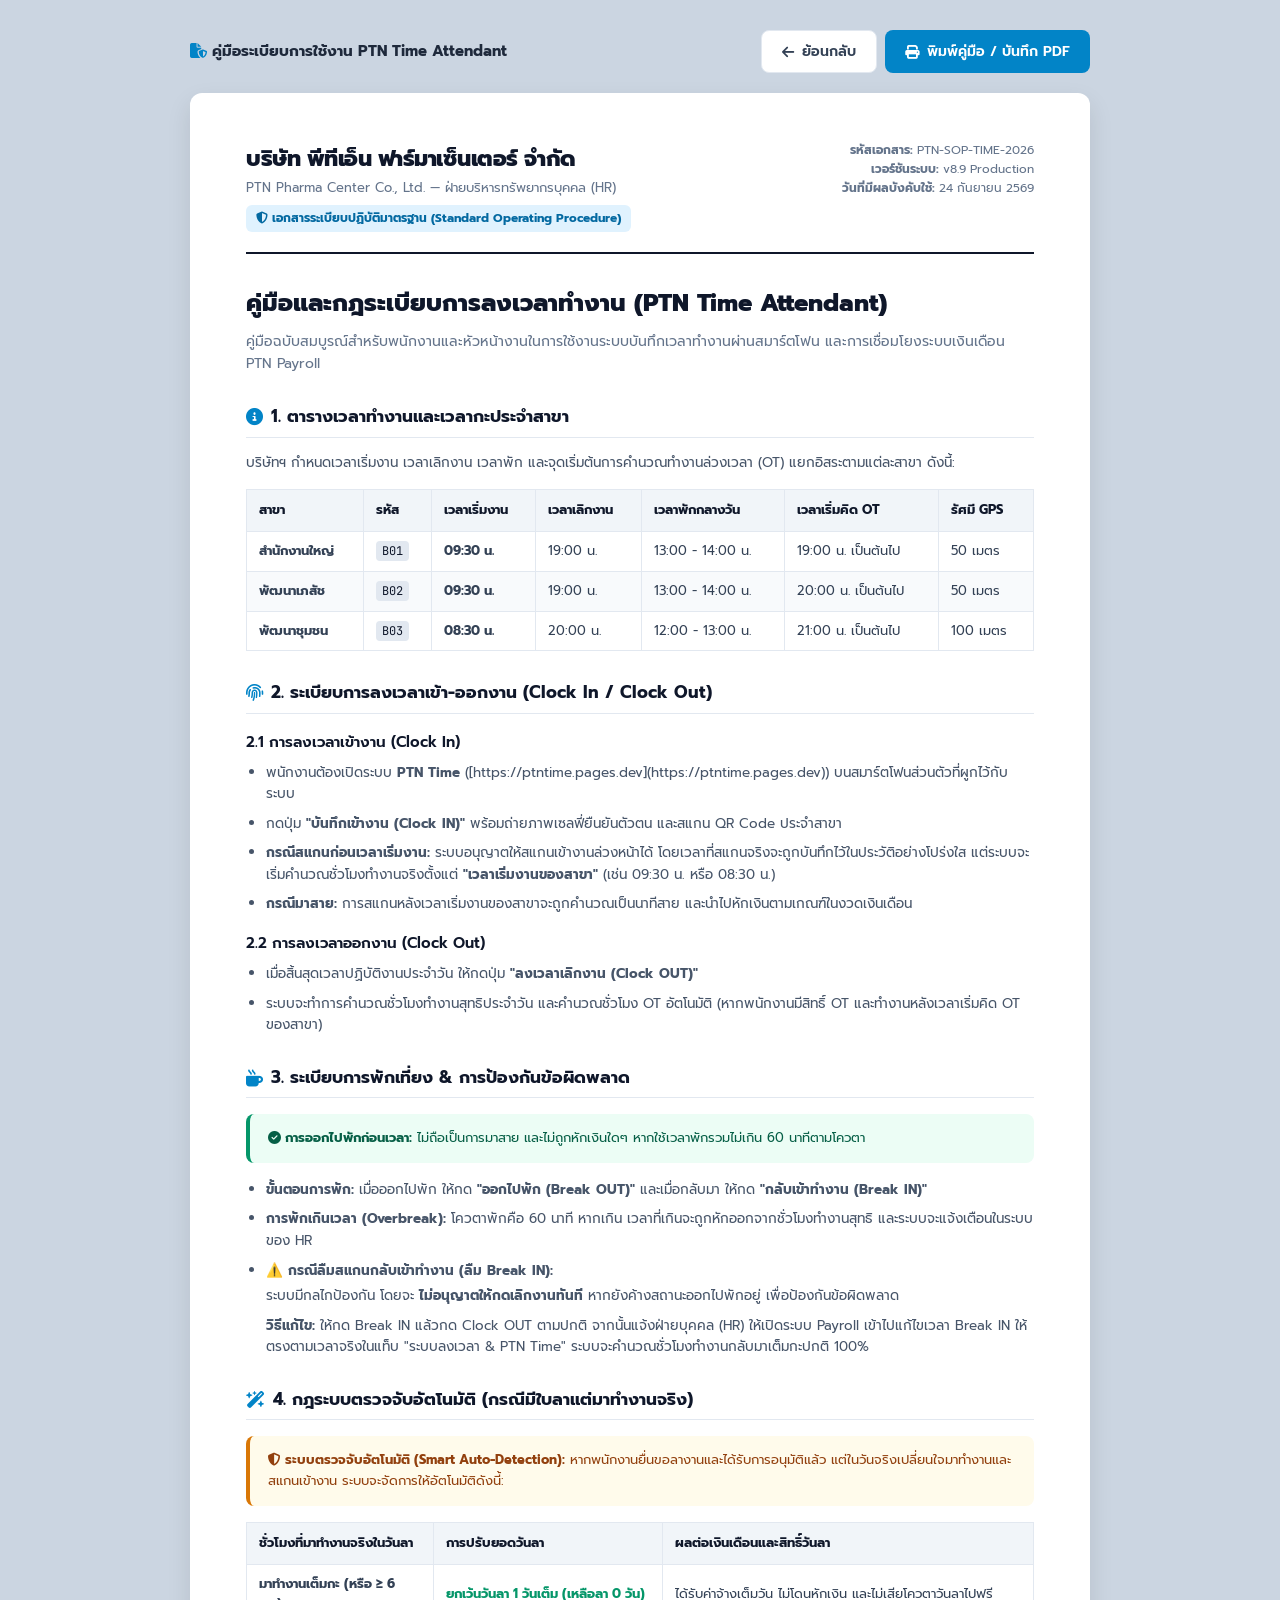
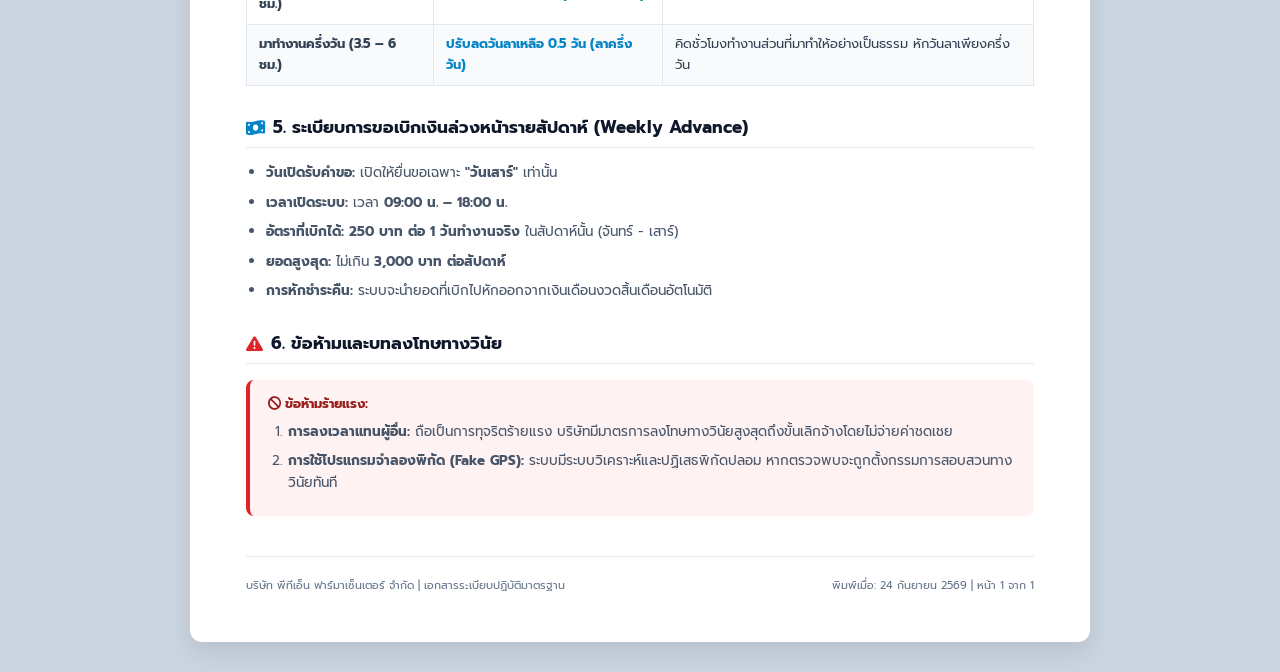
<file: public/manual_ptn_time.html>
<!DOCTYPE html>
<html lang="th">
<head>
  <meta charset="UTF-8">
  <meta name="viewport" content="width=device-width, initial-scale=1.0">
  <title>คู่มือและระเบียบปฏิบัติการใช้งานระบบลงเวลาทำงาน PTN Time Attendant</title>
  
  <!-- Fonts -->
  <link rel="preconnect" href="https://fonts.googleapis.com">
  <link rel="preconnect" href="https://fonts.gstatic.com" crossorigin>
  <link href="https://fonts.googleapis.com/css2?family=Prompt:wght@300;400;500;600;700;800&family=JetBrains+Mono:wght@500;700&display=swap" rel="stylesheet">
  
  <!-- FontAwesome -->
  <link rel="stylesheet" href="https://cdnjs.cloudflare.com/ajax/libs/font-awesome/6.5.1/css/all.min.css">

  <style>
    :root {
      --primary: #0284c7;
      --primary-dark: #0369a1;
      --primary-light: #e0f2fe;
      --slate-900: #0f172a;
      --slate-700: #334155;
      --slate-600: #475569;
      --slate-500: #64748b;
      --slate-200: #e2e8f0;
      --slate-100: #f1f5f9;
      --slate-50: #f8fafc;
      --success: #059669;
      --warning: #d97706;
      --danger: #dc2626;
    }

    * {
      box-sizing: border-box;
      margin: 0;
      padding: 0;
    }

    body {
      font-family: 'Prompt', -apple-system, BlinkMacSystemFont, sans-serif;
      color: var(--slate-700);
      background-color: #cbd5e1;
      line-height: 1.6;
      padding: 30px 16px;
    }

    .paper {
      background: #ffffff;
      width: 100%;
      max-width: 900px;
      margin: 0 auto;
      padding: 48px 56px;
      border-radius: 12px;
      box-shadow: 0 10px 25px rgba(0, 0, 0, 0.1);
    }

    /* Print toolbar */
    .toolbar-top {
      max-width: 900px;
      margin: 0 auto 20px auto;
      display: flex;
      justify-content: space-between;
      align-items: center;
      gap: 12px;
    }

    .btn {
      display: inline-flex;
      align-items: center;
      gap: 8px;
      padding: 10px 20px;
      font-size: 14px;
      font-weight: 600;
      border-radius: 8px;
      border: none;
      cursor: pointer;
      text-decoration: none;
      transition: all 0.2s ease;
      font-family: inherit;
    }

    .btn-primary {
      background: var(--primary);
      color: white;
    }
    .btn-primary:hover {
      background: var(--primary-dark);
    }
    .btn-outline {
      background: white;
      color: var(--slate-700);
      border: 1px solid var(--slate-200);
    }
    .btn-outline:hover {
      background: var(--slate-50);
    }

    /* Header */
    .doc-header {
      border-bottom: 2px solid var(--slate-900);
      padding-bottom: 20px;
      margin-bottom: 30px;
      display: flex;
      justify-content: space-between;
      align-items: flex-start;
    }

    .company-title {
      font-size: 22px;
      font-weight: 800;
      color: var(--slate-900);
      letter-spacing: -0.5px;
    }

    .doc-badge {
      display: inline-block;
      padding: 4px 10px;
      background: var(--primary-light);
      color: var(--primary-dark);
      font-size: 12px;
      font-weight: 700;
      border-radius: 6px;
      margin-top: 6px;
    }

    .doc-meta {
      text-align: right;
      font-size: 12px;
      color: var(--slate-500);
    }

    h1 {
      font-size: 24px;
      font-weight: 800;
      color: var(--slate-900);
      margin-bottom: 8px;
    }

    h2 {
      font-size: 17px;
      font-weight: 700;
      color: var(--slate-900);
      margin: 28px 0 14px;
      padding-bottom: 6px;
      border-bottom: 1.5px solid var(--slate-200);
      display: flex;
      align-items: center;
      gap: 8px;
    }

    h3 {
      font-size: 15px;
      font-weight: 600;
      color: var(--slate-900);
      margin: 16px 0 8px;
    }

    p, li {
      font-size: 13.5px;
      color: var(--slate-600);
      margin-bottom: 8px;
    }

    ul, ol {
      padding-left: 20px;
      margin-bottom: 14px;
    }

    /* Tables */
    .table-responsive {
      overflow-x: auto;
      margin: 16px 0 20px;
    }

    table {
      width: 100%;
      border-collapse: collapse;
      font-size: 13px;
    }

    th {
      background: var(--slate-100);
      color: var(--slate-900);
      font-weight: 700;
      text-align: left;
      padding: 10px 12px;
      border: 1px solid var(--slate-200);
    }

    td {
      padding: 9px 12px;
      border: 1px solid var(--slate-200);
      color: var(--slate-700);
    }

    tr:nth-child(even) {
      background: var(--slate-50);
    }

    /* Callout Boxes */
    .callout {
      border-radius: 8px;
      padding: 14px 18px;
      margin: 16px 0;
      font-size: 13px;
      border-left: 4px solid var(--primary);
      background: var(--primary-light);
      color: var(--slate-900);
    }

    .callout-warning {
      border-left-color: var(--warning);
      background: #fffbeb;
      color: #92400e;
    }

    .callout-success {
      border-left-color: var(--success);
      background: #ecfdf5;
      color: #065f46;
    }

    .callout-danger {
      border-left-color: var(--danger);
      background: #fef2f2;
      color: #991b1b;
    }

    .code-badge {
      font-family: 'JetBrains Mono', monospace;
      font-size: 12px;
      background: #e2e8f0;
      padding: 2px 6px;
      border-radius: 4px;
      color: #0f172a;
    }

    .footer {
      margin-top: 40px;
      padding-top: 20px;
      border-top: 1px solid var(--slate-200);
      display: flex;
      justify-content: space-between;
      align-items: center;
      font-size: 11px;
      color: var(--slate-500);
    }

    /* Print styles */
    @media print {
      body {
        background: #ffffff;
        padding: 0;
      }
      .toolbar-top {
        display: none !important;
      }
      .paper {
        box-shadow: none;
        padding: 0;
        max-width: 100%;
      }
      h2 {
        page-break-after: avoid;
      }
      table, tr, td, th {
        page-break-inside: avoid;
      }
      .callout {
        page-break-inside: avoid;
      }
    }
  </style>
</head>
<body>

  <!-- Toolbar -->
  <div class="toolbar-top">
    <div>
      <span style="font-weight: 700; color: #1e293b; font-size: 15px;"><i class="fa-solid fa-file-shield text-blue" style="color:#0284c7"></i> คู่มือระเบียบการใช้งาน PTN Time Attendant</span>
    </div>
    <div style="display:flex; gap:8px">
      <button type="button" class="btn btn-outline" onclick="window.close()"><i class="fa-solid fa-arrow-left"></i> ย้อนกลับ</button>
      <button type="button" class="btn btn-primary" onclick="window.print()"><i class="fa-solid fa-print"></i> พิมพ์คู่มือ / บันทึก PDF</button>
    </div>
  </div>

  <!-- Document Paper -->
  <div class="paper">

    <!-- Header -->
    <div class="doc-header">
      <div>
        <div class="company-title">บริษัท พีทีเอ็น ฟาร์มาเซ็นเตอร์ จำกัด</div>
        <div style="font-size: 13px; color: var(--slate-500); margin-top: 2px;">PTN Pharma Center Co., Ltd. — ฝ่ายบริหารทรัพยากรบุคคล (HR)</div>
        <span class="doc-badge"><i class="fa-solid fa-shield-halved"></i> เอกสารระเบียบปฏิบัติมาตรฐาน (Standard Operating Procedure)</span>
      </div>
      <div class="doc-meta">
        <div><strong>รหัสเอกสาร:</strong> PTN-SOP-TIME-2026</div>
        <div><strong>เวอร์ชันระบบ:</strong> v8.9 Production</div>
        <div><strong>วันที่มีผลบังคับใช้:</strong> 24 กันยายน 2569</div>
      </div>
    </div>

    <h1>คู่มือและกฎระเบียบการลงเวลาทำงาน (PTN Time Attendant)</h1>
    <p style="font-size:14px; color: var(--slate-500); margin-bottom: 24px;">คู่มือฉบับสมบูรณ์สำหรับพนักงานและหัวหน้างานในการใช้งานระบบบันทึกเวลาทำงานผ่านสมาร์ตโฟน และการเชื่อมโยงระบบเงินเดือน PTN Payroll</p>

    <!-- SECTION 1 -->
    <h2><i class="fa-solid fa-circle-info" style="color:var(--primary)"></i> 1. ตารางเวลาทำงานและเวลากะประจำสาขา</h2>
    <p>บริษัทฯ กำหนดเวลาเริ่มงาน เวลาเลิกงาน เวลาพัก และจุดเริ่มต้นการคำนวณทำงานล่วงเวลา (OT) แยกอิสระตามแต่ละสาขา ดังนี้:</p>

    <div class="table-responsive">
      <table>
        <thead>
          <tr>
            <th>สาขา</th>
            <th>รหัส</th>
            <th>เวลาเริ่มงาน</th>
            <th>เวลาเลิกงาน</th>
            <th>เวลาพักกลางวัน</th>
            <th>เวลาเริ่มคิด OT</th>
            <th>รัศมี GPS</th>
          </tr>
        </thead>
        <tbody>
          <tr>
            <td><strong>สำนักงานใหญ่</strong></td>
            <td><span class="code-badge">B01</span></td>
            <td><strong>09:30 น.</strong></td>
            <td>19:00 น.</td>
            <td>13:00 - 14:00 น.</td>
            <td>19:00 น. เป็นต้นไป</td>
            <td>50 เมตร</td>
          </tr>
          <tr>
            <td><strong>พัฒนาเภสัช</strong></td>
            <td><span class="code-badge">B02</span></td>
            <td><strong>09:30 น.</strong></td>
            <td>19:00 น.</td>
            <td>13:00 - 14:00 น.</td>
            <td>20:00 น. เป็นต้นไป</td>
            <td>50 เมตร</td>
          </tr>
          <tr>
            <td><strong>พัฒนาชุมชน</strong></td>
            <td><span class="code-badge">B03</span></td>
            <td><strong>08:30 น.</strong></td>
            <td>20:00 น.</td>
            <td>12:00 - 13:00 น.</td>
            <td>21:00 น. เป็นต้นไป</td>
            <td>100 เมตร</td>
          </tr>
        </tbody>
      </table>
    </div>

    <!-- SECTION 2 -->
    <h2><i class="fa-solid fa-fingerprint" style="color:var(--primary)"></i> 2. ระเบียบการลงเวลาเข้า-ออกงาน (Clock In / Clock Out)</h2>
    
    <h3>2.1 การลงเวลาเข้างาน (Clock In)</h3>
    <ul>
      <li>พนักงานต้องเปิดระบบ <strong>PTN Time</strong> ([https://ptntime.pages.dev](https://ptntime.pages.dev)) บนสมาร์ตโฟนส่วนตัวที่ผูกไว้กับระบบ</li>
      <li>กดปุ่ม <strong>"บันทึกเข้างาน (Clock IN)"</strong> พร้อมถ่ายภาพเซลฟี่ยืนยันตัวตน และสแกน QR Code ประจำสาขา</li>
      <li><strong>กรณีสแกนก่อนเวลาเริ่มงาน:</strong> ระบบอนุญาตให้สแกนเข้างานล่วงหน้าได้ โดยเวลาที่สแกนจริงจะถูกบันทึกไว้ในประวัติอย่างโปร่งใส แต่ระบบจะเริ่มคำนวณชั่วโมงทำงานจริงตั้งแต่ <strong>"เวลาเริ่มงานของสาขา"</strong> (เช่น 09:30 น. หรือ 08:30 น.)</li>
      <li><strong>กรณีมาสาย:</strong> การสแกนหลังเวลาเริ่มงานของสาขาจะถูกคำนวณเป็นนาทีสาย และนำไปหักเงินตามเกณฑ์ในงวดเงินเดือน</li>
    </ul>

    <h3>2.2 การลงเวลาออกงาน (Clock Out)</h3>
    <ul>
      <li>เมื่อสิ้นสุดเวลาปฏิบัติงานประจำวัน ให้กดปุ่ม <strong>"ลงเวลาเลิกงาน (Clock OUT)"</strong></li>
      <li>ระบบจะทำการคำนวณชั่วโมงทำงานสุทธิประจำวัน และคำนวณชั่วโมง OT อัตโนมัติ (หากพนักงานมีสิทธิ์ OT และทำงานหลังเวลาเริ่มคิด OT ของสาขา)</li>
    </ul>

    <!-- SECTION 3 -->
    <h2><i class="fa-solid fa-mug-hot" style="color:var(--primary)"></i> 3. ระเบียบการพักเที่ยง & การป้องกันข้อผิดพลาด</h2>
    
    <div class="callout callout-success">
      <strong><i class="fa-solid fa-check-circle"></i> การออกไปพักก่อนเวลา:</strong> ไม่ถือเป็นการมาสาย และไม่ถูกหักเงินใดๆ หากใช้เวลาพักรวมไม่เกิน 60 นาทีตามโควตา
    </div>

    <ul>
      <li><strong>ขั้นตอนการพัก:</strong> เมื่อออกไปพัก ให้กด <strong>"ออกไปพัก (Break OUT)"</strong> และเมื่อกลับมา ให้กด <strong>"กลับเข้าทำงาน (Break IN)"</strong></li>
      <li><strong>การพักเกินเวลา (Overbreak):</strong> โควตาพักคือ 60 นาที หากเกิน เวลาที่เกินจะถูกหักออกจากชั่วโมงทำงานสุทธิ และระบบจะแจ้งเตือนในระบบของ HR</li>
      <li><strong>⚠️ กรณีลืมสแกนกลับเข้าทำงาน (ลืม Break IN):</strong>
        <p style="margin-top:4px;">ระบบมีกลไกป้องกัน โดยจะ <strong>ไม่อนุญาตให้กดเลิกงานทันที</strong> หากยังค้างสถานะออกไปพักอยู่ เพื่อป้องกันข้อผิดพลาด</p>
        <p><strong>วิธีแก้ไข:</strong> ให้กด Break IN แล้วกด Clock OUT ตามปกติ จากนั้นแจ้งฝ่ายบุคคล (HR) ให้เปิดระบบ Payroll เข้าไปแก้ไขเวลา Break IN ให้ตรงตามเวลาจริงในแท็บ "ระบบลงเวลา & PTN Time" ระบบจะคำนวณชั่วโมงทำงานกลับมาเต็มกะปกติ 100%</p>
      </li>
    </ul>

    <!-- SECTION 4 -->
    <h2><i class="fa-solid fa-wand-magic-sparkles" style="color:var(--primary)"></i> 4. กฎระบบตรวจจับอัตโนมัติ (กรณีมีใบลาแต่มาทำงานจริง)</h2>
    
    <div class="callout callout-warning">
      <strong><i class="fa-solid fa-shield-halved"></i> ระบบตรวจจับอัตโนมัติ (Smart Auto-Detection):</strong> หากพนักงานยื่นขอลางานและได้รับการอนุมัติแล้ว แต่ในวันจริงเปลี่ยนใจมาทำงานและสแกนเข้างาน ระบบจะจัดการให้อัตโนมัติดังนี้:
    </div>

    <div class="table-responsive">
      <table>
        <thead>
          <tr>
            <th>ชั่วโมงที่มาทำงานจริงในวันลา</th>
            <th>การปรับยอดวันลา</th>
            <th>ผลต่อเงินเดือนและสิทธิ์วันลา</th>
          </tr>
        </thead>
        <tbody>
          <tr>
            <td><strong>มาทำงานเต็มกะ (หรือ &ge; 6 ชม.)</strong></td>
            <td><strong style="color:var(--success)">ยกเว้นวันลา 1 วันเต็ม (เหลือลา 0 วัน)</strong></td>
            <td>ได้รับค่าจ้างเต็มวัน ไม่โดนหักเงิน และไม่เสียโควตาวันลาไปฟรี</td>
          </tr>
          <tr>
            <td><strong>มาทำงานครึ่งวัน (3.5 – 6 ชม.)</strong></td>
            <td><strong style="color:var(--primary)">ปรับลดวันลาเหลือ 0.5 วัน (ลาครึ่งวัน)</strong></td>
            <td>คิดชั่วโมงทำงานส่วนที่มาทำให้อย่างเป็นธรรม หักวันลาเพียงครึ่งวัน</td>
          </tr>
        </tbody>
      </table>
    </div>

    <!-- SECTION 5 -->
    <h2><i class="fa-solid fa-money-bill-wave" style="color:var(--primary)"></i> 5. ระเบียบการขอเบิกเงินล่วงหน้ารายสัปดาห์ (Weekly Advance)</h2>
    <ul>
      <li><strong>วันเปิดรับคำขอ:</strong> เปิดให้ยื่นขอเฉพาะ <strong>"วันเสาร์"</strong> เท่านั้น</li>
      <li><strong>เวลาเปิดระบบ:</strong> เวลา <strong>09:00 น. – 18:00 น.</strong></li>
      <li><strong>อัตราที่เบิกได้:</strong> <strong>250 บาท ต่อ 1 วันทำงานจริง</strong> ในสัปดาห์นั้น (จันทร์ - เสาร์)</li>
      <li><strong>ยอดสูงสุด:</strong> ไม่เกิน <strong>3,000 บาท ต่อสัปดาห์</strong></li>
      <li><strong>การหักชำระคืน:</strong> ระบบจะนำยอดที่เบิกไปหักออกจากเงินเดือนงวดสิ้นเดือนอัตโนมัติ</li>
    </ul>

    <!-- SECTION 6 -->
    <h2><i class="fa-solid fa-triangle-exclamation" style="color:var(--danger)"></i> 6. ข้อห้ามและบทลงโทษทางวินัย</h2>
    <div class="callout callout-danger">
      <strong><i class="fa-solid fa-ban"></i> ข้อห้ามร้ายแรง:</strong>
      <ol style="margin-top:6px; margin-bottom:0;">
        <li><strong>การลงเวลาแทนผู้อื่น:</strong> ถือเป็นการทุจริตร้ายแรง บริษัทมีมาตรการลงโทษทางวินัยสูงสุดถึงขั้นเลิกจ้างโดยไม่จ่ายค่าชดเชย</li>
        <li><strong>การใช้โปรแกรมจำลองพิกัด (Fake GPS):</strong> ระบบมีระบบวิเคราะห์และปฏิเสธพิกัดปลอม หากตรวจพบจะถูกตั้งกรรมการสอบสวนทางวินัยทันที</li>
      </ol>
    </div>

    <!-- Footer -->
    <div class="footer">
      <div>บริษัท พีทีเอ็น ฟาร์มาเซ็นเตอร์ จำกัด | เอกสารระเบียบปฏิบัติมาตรฐาน</div>
      <div>พิมพ์เมื่อ: 24 กันยายน 2569 | หน้า 1 จาก 1</div>
    </div>

  </div>

</body>
</html>
</file>
<file: css/style.css>
* {
  box-sizing: border-box;
  margin: 0;
  padding: 0;
  font-family: 'Prompt', 'Segoe UI', Tahoma, Geneva, Verdana, sans-serif;
}
body {
  background-color: #f8fafc;
  color: #1e293b;
  min-height: 100vh;
  display: flex;
  flex-direction: column;
}
.hidden {
  display: none !important;
}

/* 1. LOGIN SCREEN */
#loginSection {
  display: flex;
  align-items: center;
  justify-content: center;
  min-height: 100vh;
  padding: 20px;
  background: linear-gradient(135deg, #0f172a 0%, #1e293b 50%, #0f172a 100%);
}
.login-card {
  background: #ffffff;
  border-radius: 24px;
  padding: 42px 36px;
  width: 100%;
  max-width: 440px;
  box-shadow: 0 25px 50px -12px rgba(0, 0, 0, 0.4);
  text-align: center;
  border: 1px solid rgba(255,255,255,0.1);
}
.login-logo-box {
  width: 68px;
  height: 68px;
  border-radius: 18px;
  background: linear-gradient(135deg, #1e3a8a 0%, #2563eb 100%);
  color: #ffffff;
  font-size: 28px;
  display: inline-flex;
  align-items: center;
  justify-content: center;
  margin-bottom: 16px;
  box-shadow: 0 10px 25px rgba(37,99,235,0.35);
}
.login-title {
  font-size: 19px;
  font-weight: 700;
  color: #0f172a;
  line-height: 1.3;
  margin-bottom: 4px;
}
.login-sub {
  font-size: 12px;
  color: #64748b;
  margin-bottom: 22px;
}
.form-group {
  text-align: left;
  margin-bottom: 15px;
}
.form-group label {
  display: block;
  font-size: 12px;
  font-weight: 600;
  color: #475569;
  margin-bottom: 6px;
}
.form-group label i {
  color: #2563eb;
  margin-right: 4px;
}
.form-group input {
  width: 100%;
  padding: 12px 14px;
  border: 1.5px solid #cbd5e1;
  border-radius: 12px;
  font-size: 13px;
  outline: none;
  transition: all 0.2s;
}
.form-group input:focus {
  border-color: #2563eb;
  box-shadow: 0 0 0 3px rgba(37,99,235,0.15);
}
.btn-login {
  width: 100%;
  padding: 13px;
  background: linear-gradient(135deg, #1e3a8a 0%, #2563eb 100%);
  color: #ffffff;
  border: none;
  border-radius: 12px;
  font-size: 14px;
  font-weight: 600;
  cursor: pointer;
  margin-top: 8px;
  box-shadow: 0 4px 14px rgba(37,99,235,0.3);
  transition: all 0.2s;
  display: flex;
  align-items: center;
  justify-content: center;
  gap: 8px;
}
.btn-login:hover {
  opacity: 0.95;
  transform: translateY(-1px);
}
.btn-login:active {
  transform: translateY(0);
}
.login-msg {
  padding: 10px 14px;
  border-radius: 10px;
  font-size: 12px;
  font-weight: 600;
  margin-bottom: 16px;
  display: none;
}
.login-msg.error {
  display: block;
  background: #fef2f2;
  color: #dc2626;
  border: 1px solid #fecaca;
}
.login-msg.info {
  display: block;
  background: #eff6ff;
  color: #1d4ed8;
  border: 1px solid #bfdbfe;
}
.api-badge-btn {
  margin-top: 18px;
  font-size: 11px;
  color: #64748b;
  background: #f1f5f9;
  border: 1px solid #cbd5e1;
  padding: 6px 12px;
  border-radius: 20px;
  cursor: pointer;
  display: inline-flex;
  align-items: center;
  gap: 5px;
}
.api-badge-btn:hover {
  background: #e2e8f0;
  color: #1e293b;
}

/* 2. APP HEADER & LAYOUT */
#appSection {
  display: none;
  flex-direction: column;
  min-height: 100vh;
}
.app-header {
  background: #ffffff;
  border-bottom: 1px solid #e2e8f0;
  position: sticky;
  top: 0;
  z-index: 100;
  box-shadow: 0 2px 10px rgba(0,0,0,0.04);
}
.header-inner {
  max-width: 1320px;
  margin: 0 auto;
  padding: 0 16px;
  display: flex;
  align-items: center;
  justify-content: space-between;
  height: 64px;
  flex-wrap: wrap;
  gap: 10px;
}
.brand {
  display: flex;
  align-items: center;
  gap: 12px;
}
.brand-icon {
  width: 42px;
  height: 42px;
  border-radius: 12px;
  background: linear-gradient(135deg, #1e3a8a 0%, #2563eb 100%);
  color: #ffffff;
  display: flex;
  align-items: center;
  justify-content: center;
  font-size: 20px;
  box-shadow: 0 4px 12px rgba(37,99,235,0.25);
}
.brand-text h1 {
  font-size: 15px;
  font-weight: 700;
  color: #0f172a;
  line-height: 1.2;
}
.brand-text span {
  font-size: 11px;
  color: #64748b;
  font-weight: 500;
}
.header-actions {
  display: flex;
  align-items: center;
  gap: 8px;
}
.user-tag {
  background: #f8fafc;
  border: 1px solid #e2e8f0;
  padding: 6px 12px;
  border-radius: 8px;
  font-size: 12px;
  font-weight: 600;
  color: #334155;
  display: inline-flex;
  align-items: center;
  gap: 6px;
}

/* NAVIGATION TABS */
.nav-tabs-wrap {
  background: #ffffff;
  border-bottom: 1px solid #e2e8f0;
}
.nav-tabs {
  max-width: 1320px;
  margin: 0 auto;
  padding: 0 16px;
  display: flex;
  gap: 4px;
  overflow-x: auto;
  white-space: nowrap;
}
.tab-btn {
  padding: 12px 16px;
  font-size: 12px;
  font-weight: 600;
  color: #64748b;
  background: none;
  border: none;
  border-bottom: 3px solid transparent;
  cursor: pointer;
  display: inline-flex;
  align-items: center;
  gap: 7px;
  transition: all 0.15s;
}
.tab-btn i {
  font-size: 13px;
}
.tab-btn:hover {
  color: #1d4ed8;
  background: #f8fafc;
}
.tab-btn.active {
  color: #1d4ed8;
  border-bottom-color: #2563eb;
  background: #eff6ff;
}

/* MAIN CONTAINER */
.app-main {
  max-width: 1320px;
  width: 100%;
  margin: 0 auto;
  padding: 20px 16px;
  flex: 1;
}
.tab-section {
  display: none;
}
.tab-section.show {
  display: block;
}

/* PERIOD SELECTOR BAR */
.period-bar {
  background: #ffffff;
  border: 1.5px solid #e2e8f0;
  border-radius: 14px;
  padding: 12px 18px;
  display: flex;
  align-items: center;
  justify-content: space-between;
  flex-wrap: wrap;
  gap: 12px;
  margin-bottom: 16px;
  box-shadow: 0 2px 6px rgba(0,0,0,0.02);
}
.period-title {
  display: flex;
  align-items: center;
  gap: 10px;
  font-size: 13px;
  font-weight: 700;
  color: #0f172a;
}
.period-badge {
  padding: 4px 12px;
  border-radius: 20px;
  font-size: 12px;
  font-weight: 700;
  display: inline-flex;
  align-items: center;
  gap: 6px;
  border: 1px solid;
}
.period-badge.open {
  background: #eff6ff;
  border-color: #bfdbfe;
  color: #1d4ed8;
}
.period-badge.closed {
  background: #fef2f2;
  border-color: #fecaca;
  color: #dc2626;
}
.period-controls {
  display: flex;
  align-items: center;
  gap: 8px;
  flex-wrap: wrap;
}
.period-select {
  padding: 6px 12px;
  border: 1.5px solid #cbd5e1;
  border-radius: 8px;
  font-size: 12px;
  font-weight: 600;
  outline: none;
  background: #ffffff;
  color: #334155;
}
.period-select:focus {
  border-color: #2563eb;
}

/* CARDS */
.card {
  background: #ffffff;
  border: 1px solid #e2e8f0;
  border-radius: 16px;
  padding: 22px;
  margin-bottom: 18px;
  box-shadow: 0 2px 8px rgba(0,0,0,0.03);
}
.card-header {
  display: flex;
  align-items: center;
  justify-content: space-between;
  flex-wrap: wrap;
  gap: 12px;
  margin-bottom: 14px;
}
.card-title {
  font-size: 15px;
  font-weight: 700;
  color: #0f172a;
}
.card-sub {
  font-size: 12px;
  color: #64748b;
  margin-top: 2px;
}

/* STAT GRIDS */
.stat-grid {
  display: grid;
  grid-template-columns: repeat(auto-fit, minmax(220px, 1fr));
  gap: 14px;
  margin-bottom: 18px;
}
.stat-card {
  background: #ffffff;
  border: 1px solid #e2e8f0;
  border-radius: 16px;
  padding: 18px 20px;
  display: flex;
  align-items: center;
  justify-content: space-between;
  box-shadow: 0 2px 8px rgba(0,0,0,0.03);
}
.stat-card .label {
  font-size: 11px;
  font-weight: 600;
  color: #64748b;
  text-transform: uppercase;
  letter-spacing: 0.05em;
  margin-bottom: 4px;
}
.stat-card .value {
  font-size: 24px;
  font-weight: 700;
  font-family: 'Consolas', 'Courier New', monospace;
}
.stat-card .sub {
  font-size: 11px;
  color: #94a3b8;
  margin-top: 2px;
}
.stat-icon {
  width: 50px;
  height: 50px;
  border-radius: 14px;
  display: flex;
  align-items: center;
  justify-content: center;
  font-size: 22px;
  flex-shrink: 0;
}

/* TABLES */
.table-wrap {
  overflow-x: auto;
  border-radius: 12px;
  border: 1px solid #e2e8f0;
  background: #ffffff;
}
table {
  width: 100%;
  border-collapse: collapse;
  font-size: 12px;
}
thead tr {
  background: #f8fafc;
  border-bottom: 1px solid #e2e8f0;
}
thead th {
  padding: 12px 14px;
  text-align: left;
  font-size: 11px;
  font-weight: 700;
  color: #475569;
  text-transform: uppercase;
  letter-spacing: 0.04em;
  white-space: nowrap;
}
tbody tr {
  border-bottom: 1px solid #f1f5f9;
  transition: background 0.1s;
}
tbody tr:hover {
  background: #f8fafc;
}
tbody tr:last-child {
  border-bottom: none;
}
td {
  padding: 11px 14px;
  color: #334155;
  white-space: nowrap;
}
.right { text-align: right; font-family: 'Consolas', 'Courier New', monospace; }
.center { text-align: center; }
.text-blue { color: #1d4ed8; font-weight: 600; }
.text-red { color: #dc2626; font-weight: 600; }
.text-green { color: #059669; font-weight: 700; }
.bg-blue { background: #eff6ff; }
.bg-red { background: #fff1f2; }
.bg-green { background: #f0fdf4; }

/* BUTTONS */
.btn {
  padding: 8px 15px;
  border-radius: 9px;
  font-size: 12px;
  font-weight: 600;
  cursor: pointer;
  border: none;
  display: inline-flex;
  align-items: center;
  gap: 6px;
  transition: all 0.15s;
}
.btn-sm {
  padding: 6px 12px;
  border-radius: 8px;
  font-size: 11px;
  font-weight: 600;
  cursor: pointer;
  border: 1px solid transparent;
  display: inline-flex;
  align-items: center;
  gap: 5px;
}
.btn-primary {
  background: #2563eb;
  color: #ffffff;
}
.btn-primary:hover {
  background: #1d4ed8;
}
.btn-success {
  background: #059669;
  color: #ffffff;
}
.btn-success:hover {
  background: #047857;
}
.btn-slate {
  background: #f1f5f9;
  color: #334155;
  border: 1px solid #cbd5e1;
}
.btn-slate:hover {
  background: #e2e8f0;
}
.btn-yellow {
  background: #fefce8;
  color: #92400e;
  border: 1px solid #fde68a;
}
.btn-yellow:hover {
  background: #fef3c7;
}
.btn-red {
  background: #fff1f2;
  color: #dc2626;
  border: 1px solid #fecaca;
}
.btn-red:hover {
  background: #fee2e2;
}
.btn-icon {
  padding: 5px 9px;
  border-radius: 6px;
  cursor: pointer;
  border: none;
  font-size: 11px;
  font-weight: 600;
  display: inline-flex;
  align-items: center;
  gap: 4px;
}
.btn-icon.edit { background: #eff6ff; color: #1d4ed8; }
.btn-icon.edit:hover { background: #dbeafe; }
.btn-icon.del { background: #fff1f2; color: #dc2626; }
.btn-icon.del:hover { background: #fee2e2; }
.action-btns { display: flex; align-items: center; gap: 4px; justify-content: center; }

/* SEARCH & TOOLBAR */
.search-input {
  padding: 8px 14px;
  border: 1.5px solid #cbd5e1;
  border-radius: 9px;
  font-size: 12px;
  outline: none;
  min-width: 220px;
}
.search-input:focus {
  border-color: #2563eb;
}
.toolbar {
  display: flex;
  align-items: center;
  gap: 8px;
  flex-wrap: wrap;
}

/* MODAL */
.modal-backdrop {
  display: none;
  position: fixed;
  inset: 0;
  background: rgba(15, 23, 42, 0.6);
  backdrop-filter: blur(2px);
  z-index: 200;
  align-items: center;
  justify-content: center;
  padding: 16px;
}
.modal-backdrop.show {
  display: flex;
}
.modal-box {
  background: #ffffff;
  border-radius: 20px;
  width: 100%;
  max-width: 540px;
  max-height: 90vh;
  overflow: hidden;
  display: flex;
  flex-direction: column;
  box-shadow: 0 25px 60px rgba(0,0,0,0.3);
}
.modal-box.wide {
  max-width: 780px;
}
.modal-header {
  padding: 16px 22px;
  border-bottom: 1px solid #e2e8f0;
  display: flex;
  align-items: center;
  justify-content: space-between;
  background: #f8fafc;
}
.modal-header h3 {
  font-size: 15px;
  font-weight: 700;
  color: #0f172a;
  display: flex;
  align-items: center;
  gap: 8px;
}
.modal-header h3 i {
  color: #2563eb;
}
.modal-close {
  width: 32px;
  height: 32px;
  border-radius: 9px;
  background: #e2e8f0;
  border: none;
  cursor: pointer;
  font-size: 14px;
  color: #334155;
  display: flex;
  align-items: center;
  justify-content: center;
  transition: background 0.15s;
}
.modal-close:hover {
  background: #cbd5e1;
}
.modal-body {
  padding: 22px;
  overflow-y: auto;
  flex: 1;
}
.modal-footer {
  padding: 14px 22px;
  border-top: 1px solid #e2e8f0;
  display: flex;
  justify-content: flex-end;
  gap: 8px;
  background: #f8fafc;
}

/* FORM ELEMENTS */
.form-row {
  display: grid;
  grid-template-columns: 1fr 1fr;
  gap: 12px;
}
.form-row.three {
  grid-template-columns: 1fr 1fr 1fr;
}
.field {
  margin-bottom: 14px;
}
.field label {
  display: block;
  font-size: 11px;
  font-weight: 600;
  color: #374151;
  margin-bottom: 5px;
  text-transform: uppercase;
  letter-spacing: 0.04em;
}
.field input, .field select, .field textarea {
  width: 100%;
  padding: 9px 12px;
  border: 1.5px solid #cbd5e1;
  border-radius: 9px;
  font-size: 12px;
  outline: none;
  background: #ffffff;
  transition: border-color 0.15s;
}
.field input:focus, .field select:focus, .field textarea:focus {
  border-color: #2563eb;
}
.field-highlight {
  background: #eff6ff;
  border: 1.5px solid #bfdbfe;
  border-radius: 12px;
  padding: 14px;
  margin-bottom: 14px;
}
.field-highlight label { color: #1d4ed8; }
.field-red {
  background: #fff1f2;
  border: 1.5px solid #fca5a5;
  border-radius: 12px;
  padding: 14px;
  margin-bottom: 14px;
}
.field-red label { color: #dc2626; }
.field-indigo {
  background: #eef2ff;
  border: 1.5px solid #c7d2fe;
  border-radius: 12px;
  padding: 14px;
  margin-bottom: 14px;
}

/* PAYSLIP STYLES */
.payslip-container {
  background: #ffffff;
  padding: 20px;
}
.payslip-header {
  text-align: center;
  border-bottom: 2px solid #0f172a;
  padding-bottom: 14px;
  margin-bottom: 16px;
}
.payslip-header h2 {
  font-size: 18px;
  font-weight: 700;
  color: #0f172a;
}
.payslip-header p {
  font-size: 11px;
  color: #475569;
  margin-top: 3px;
}
.payslip-badge {
  display: inline-block;
  background: #f1f5f9;
  border: 1px solid #cbd5e1;
  padding: 4px 16px;
  border-radius: 20px;
  font-size: 11px;
  font-weight: 700;
  color: #0f172a;
  margin: 8px 0;
}
.payslip-info-grid {
  display: grid;
  grid-template-columns: repeat(4, 1fr);
  gap: 10px;
  background: #f8fafc;
  border: 1px solid #e2e8f0;
  border-radius: 10px;
  padding: 12px;
  margin-bottom: 16px;
  font-size: 11px;
}
.payslip-info-grid .ilabel { color: #64748b; margin-bottom: 2px; }
.payslip-info-grid strong { color: #0f172a; font-size: 12px; }
.payslip-grid {
  display: grid;
  grid-template-columns: 1fr 1fr;
  gap: 16px;
  margin-bottom: 16px;
}
.payslip-section {
  border: 1px solid #e2e8f0;
  border-radius: 10px;
  overflow: hidden;
}
.payslip-section-header {
  padding: 10px 14px;
  font-size: 11px;
  font-weight: 700;
  display: flex;
  justify-content: space-between;
  border-bottom: 1px solid #e2e8f0;
}
.payslip-section-body {
  padding: 12px 14px;
}
.payslip-row {
  display: flex;
  justify-content: space-between;
  margin-bottom: 7px;
  font-size: 12px;
}
.payslip-section-footer {
  padding: 10px 14px;
  display: flex;
  justify-content: space-between;
  font-size: 12px;
  font-weight: 700;
  border-top: 1px solid #e2e8f0;
}
.payslip-net {
  background: #ecfdf5;
  border: 2px solid #10b981;
  border-radius: 12px;
  padding: 14px 18px;
  display: flex;
  justify-content: space-between;
  align-items: center;
  margin-bottom: 16px;
}
.sig-row {
  display: grid;
  grid-template-columns: 1fr 1fr;
  gap: 40px;
  margin-top: 24px;
  padding-top: 16px;
  border-top: 1px dashed #cbd5e1;
  text-align: center;
  font-size: 11px;
  color: #64748b;
}

/* DOWNLOAD CARDS */
.dl-grid {
  display: grid;
  grid-template-columns: 1fr 1fr;
  gap: 16px;
}
.dl-card {
  background: #ffffff;
  border: 1px solid #e2e8f0;
  border-radius: 16px;
  padding: 22px;
}
.dl-icon-box {
  width: 48px;
  height: 48px;
  border-radius: 12px;
  display: inline-flex;
  align-items: center;
  justify-content: center;
  font-size: 22px;
  margin-bottom: 12px;
}
.dl-card h3 {
  font-size: 15px;
  font-weight: 700;
  margin-bottom: 6px;
}
.dl-card p {
  font-size: 12px;
  color: #64748b;
  line-height: 1.5;
}

/* BADGE */
.badge {
  padding: 3px 10px;
  border-radius: 20px;
  font-size: 10px;
  font-weight: 700;
  border: 1px solid;
}
.badge-blue { background: #eff6ff; color: #1d4ed8; border-color: #bfdbfe; }

/* FOOTER */
.app-footer {
  background: #ffffff;
  border-top: 1px solid #e2e8f0;
  padding: 14px;
  text-align: center;
  font-size: 11px;
  color: #94a3b8;
}

@media print {
  body * { visibility: hidden !important; }
  #payslipContentArea, #payslipContentArea * { visibility: visible !important; }
  #payslipContentArea {
    position: absolute !important;
    left: 0 !important;
    top: 0 !important;
    width: 100% !important;
    padding: 0 !important;
    margin: 0 !important;
  }
  @page { size: A4 portrait; margin: 12mm 15mm; }
}
</file>
